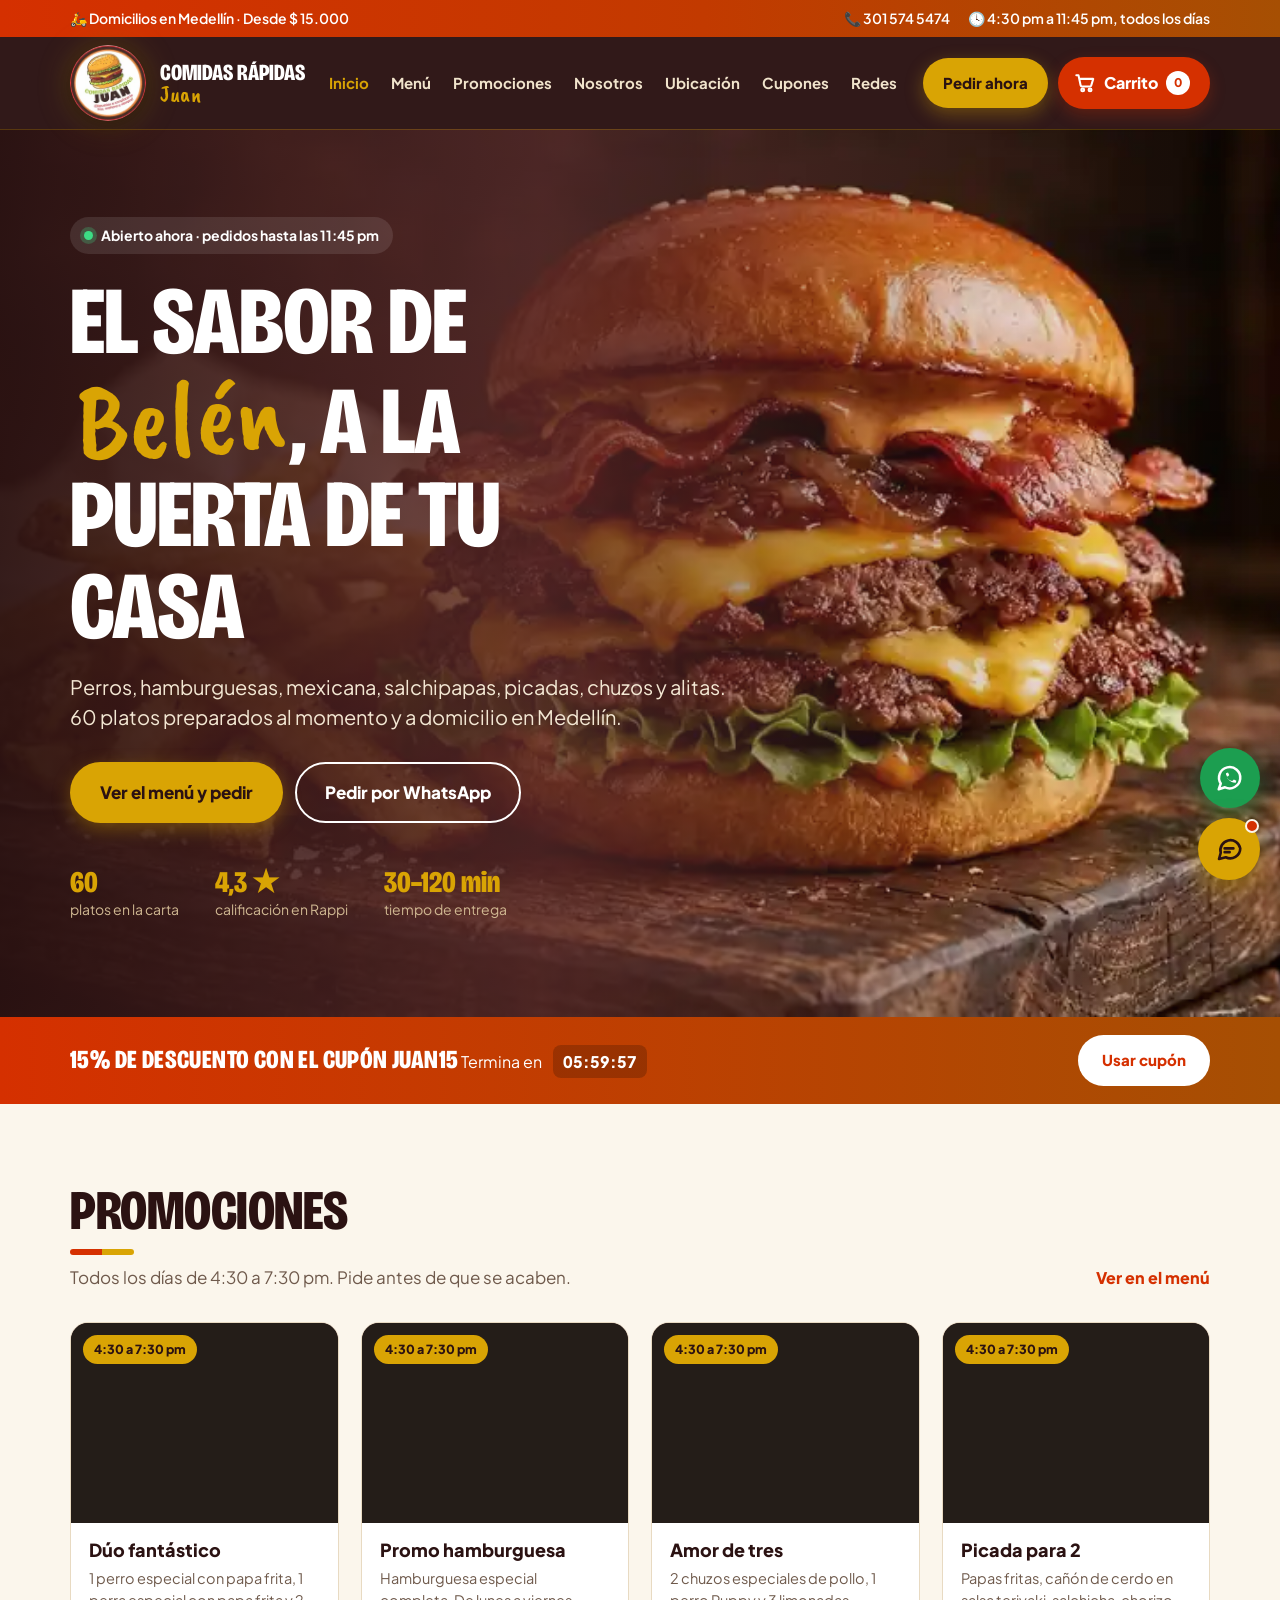
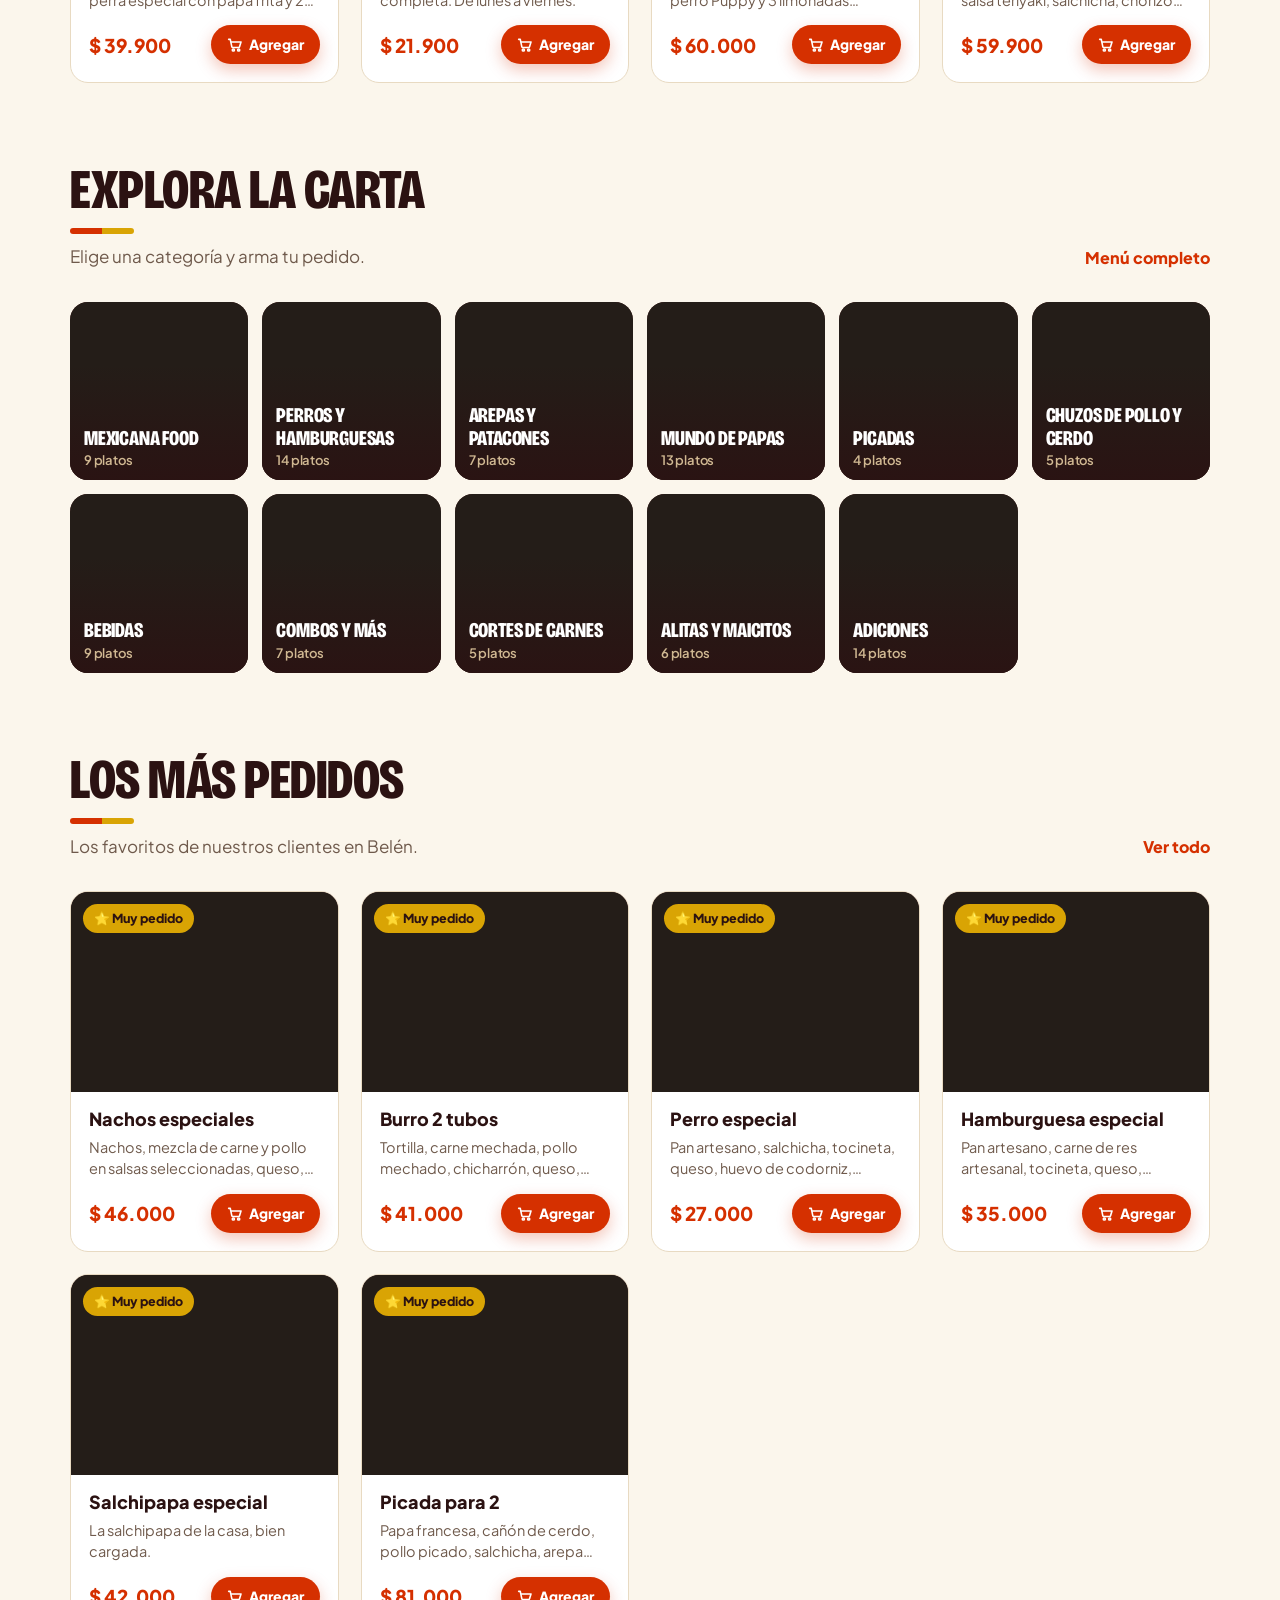
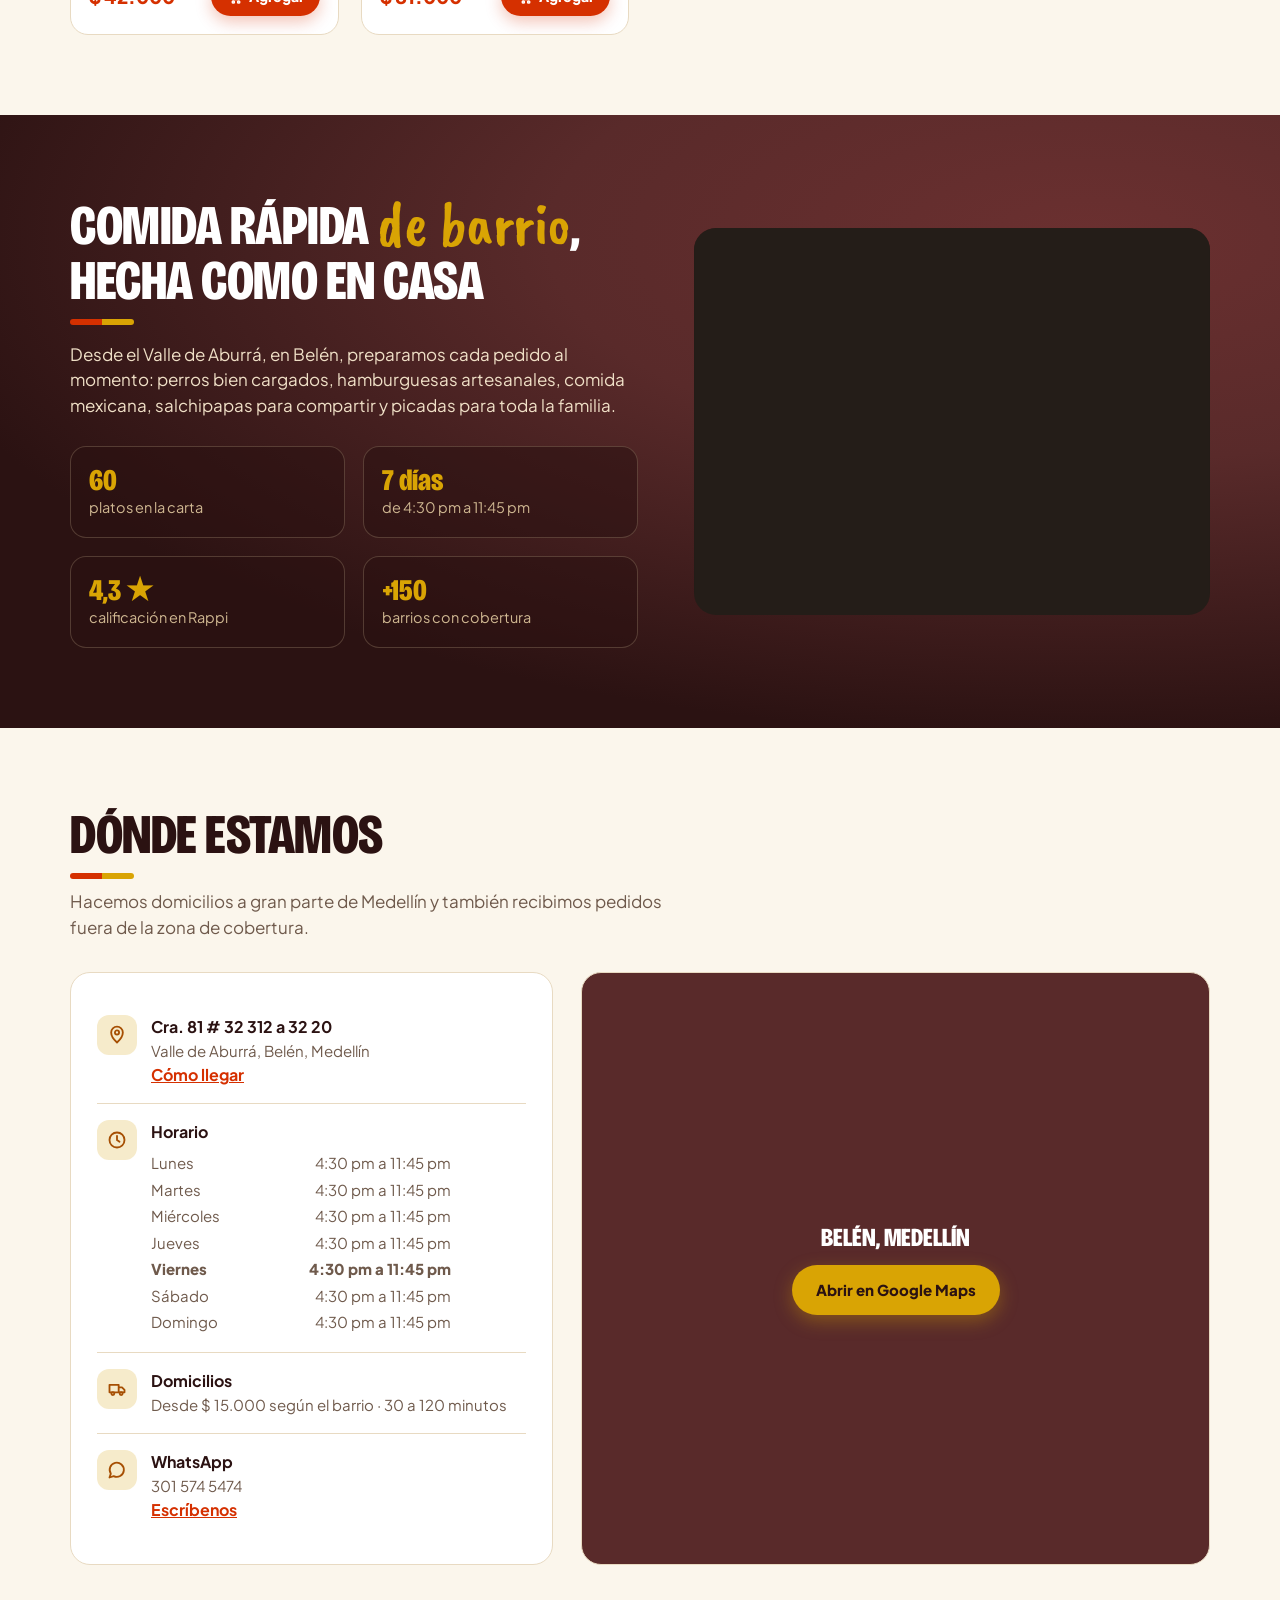
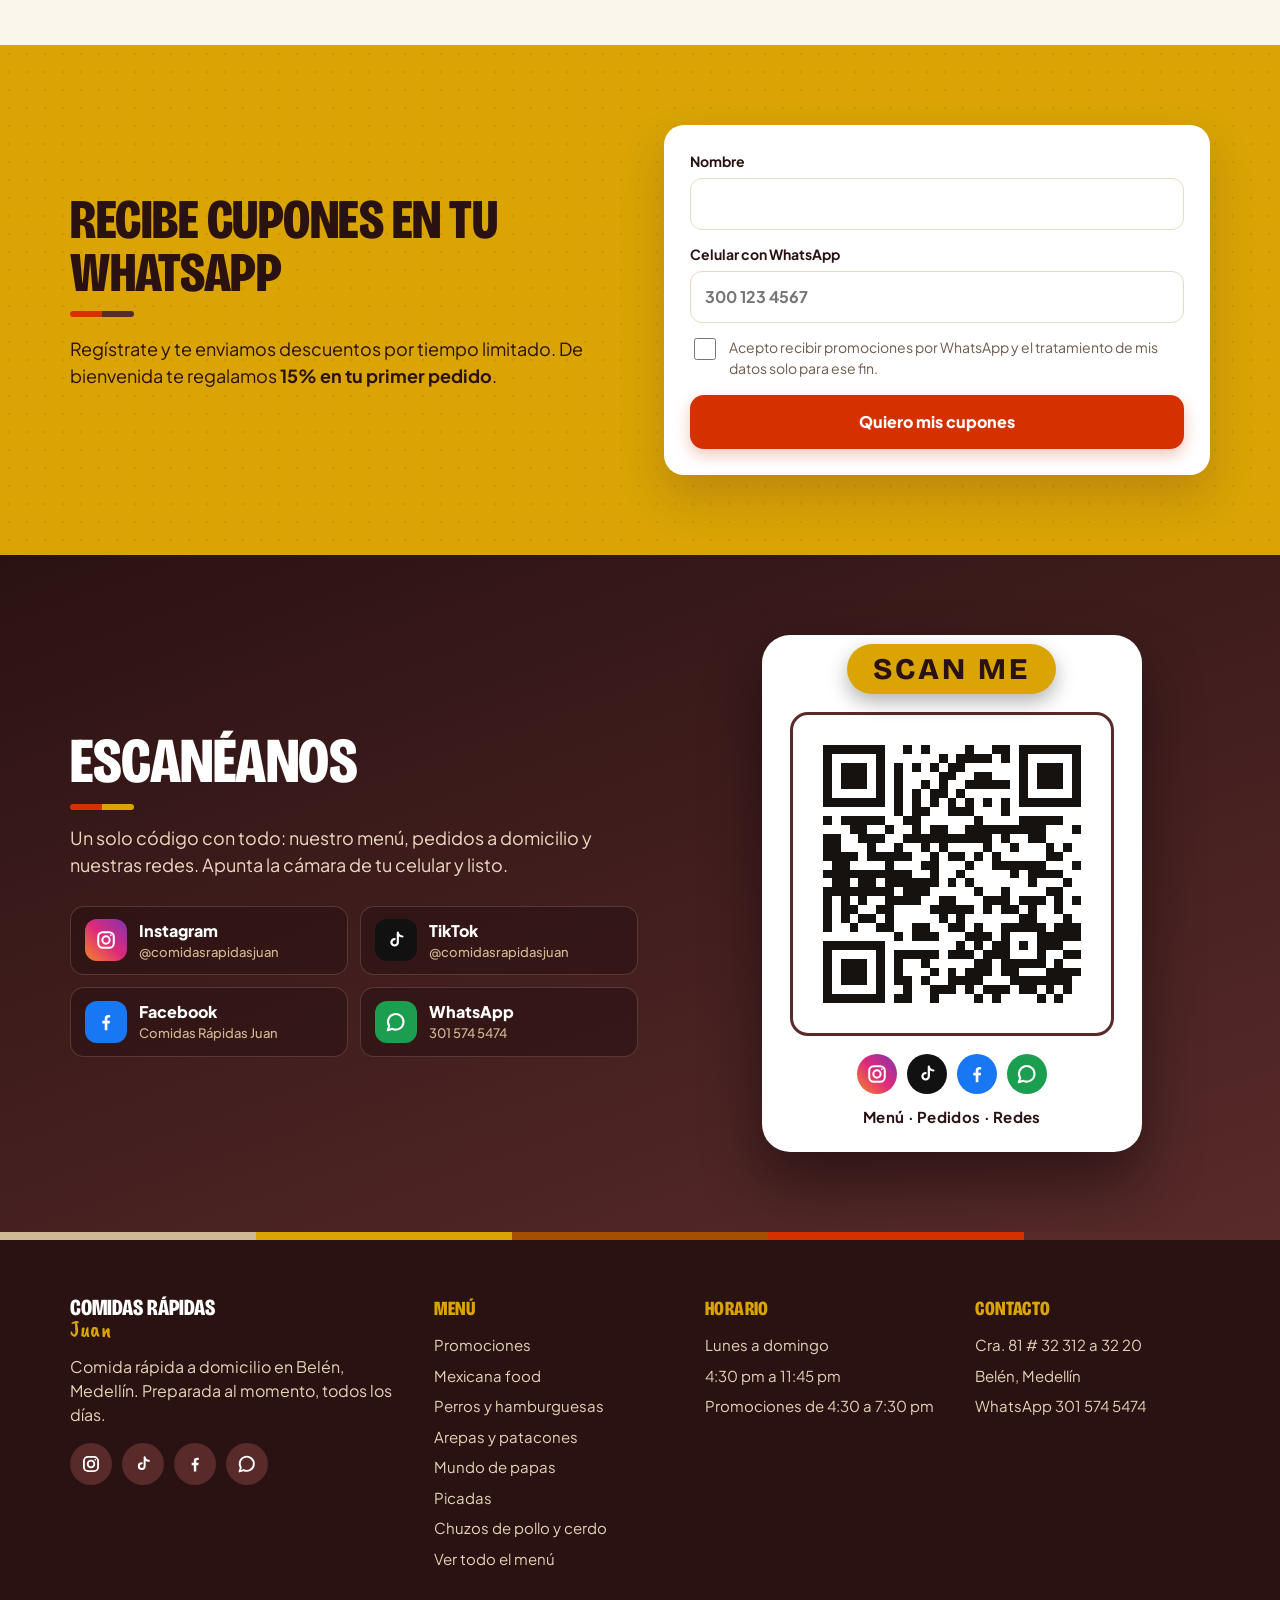
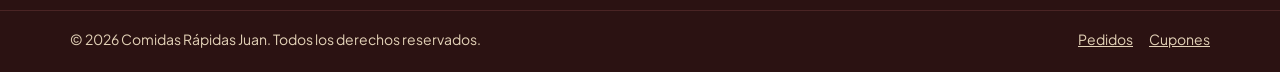
<file: index.html>
<!doctype html>
<html lang="es-CO">
<head>
<meta charset="utf-8">
<meta name="viewport" content="width=device-width, initial-scale=1">
<meta name="robots" content="noindex">
<meta name="description" content="Comidas Rápidas Juan: perros, hamburguesas, comida mexicana, salchipapas, picadas, chuzos y alitas a domicilio en Belén, Medellín.">
<meta name="theme-color" content="#2B1212">
<link rel="icon" type="image/webp" href="/favicon.webp">
<title>Comidas Rápidas Juan | Domicilios en Belén, Medellín</title>
<link rel="preconnect" href="https://fonts.googleapis.com">
<link rel="preconnect" href="https://fonts.gstatic.com" crossorigin>
<link href="https://fonts.googleapis.com/css2?family=Bricolage+Grotesque:opsz,wdth,wght@12..96,75..100,700..800&family=Caveat+Brush&family=Plus+Jakarta+Sans:wght@400;500;600;700;800&display=swap" rel="stylesheet">
<style>
:root{
color-scheme: light;
--carbon:#16120F; --carbon-2:#241D18; --carbon-3:#352B24;
--mostaza:#FFC21A; --mostaza-claro:#FFF4D1;
--salsa:#E0341B; --salsa-osc:#B9260F;
--verde:#1C9E50;
--fondo:#FBF8F4; --blanco:#FFFFFF; --linea:#E8E2DA;
--texto:#1D1915; --suave:#6B635B;
--display:'Anton','Impact','Arial Narrow Bold',sans-serif;
--body:'Figtree',system-ui,-apple-system,'Segoe UI',sans-serif;
--max:1180px;
}
*{box-sizing:border-box}
html{-webkit-text-size-adjust:100%;scroll-behavior:smooth;scroll-padding-top:80px}
body{margin:0;background:var(--fondo);color:var(--texto);font:400 16px/1.5 var(--body)}
button,input,textarea{font:inherit;color:inherit}
button{cursor:pointer}
a{color:inherit}
img{display:block;max-width:100%}
:focus-visible{outline:3px solid var(--mostaza);outline-offset:2px}
[hidden]{display:none!important}
.container{max-width:var(--max);margin:0 auto;padding:0 20px}
.h-display{font-family:var(--display);font-weight:400;text-transform:uppercase;letter-spacing:.5px;line-height:1}
.topbar{background:var(--salsa);color:#fff;font-size:14px;font-weight:600}
.topbar .container{display:flex;justify-content:space-between;align-items:center;gap:12px;padding-top:8px;padding-bottom:8px}
.topbar a{text-decoration:none}
.topbar .tb-right{display:flex;gap:18px}
@media (max-width:720px){.topbar .tb-right{display:none}.topbar .container{justify-content:center;text-align:center}}
.nav{position:sticky;top:0;z-index:40;background:rgba(22,18,15,.97);color:#fff;backdrop-filter:blur(8px)}
.nav .container{display:flex;align-items:center;gap:24px;height:72px}
.brand{display:flex;align-items:center;gap:12px;text-decoration:none;flex:none}
.brand-logo{width:46px;height:46px;border-radius:50%;object-fit:cover;border:2px solid var(--mostaza);background:#fff}
.brand-fb{width:46px;height:46px;border-radius:50%;border:2px solid var(--mostaza);background:var(--salsa);display:none;place-items:center;font:400 20px var(--display)}
.brand-name{font:400 22px/1 var(--display);text-transform:uppercase;letter-spacing:.4px}
.brand-name span{display:block;color:var(--mostaza);font-size:15px;letter-spacing:1px}
.nav-links{display:flex;gap:4px;margin:0 auto;list-style:none;padding:0}
.nav-links a{display:block;padding:10px 14px;border-radius:8px;text-decoration:none;font-weight:700;font-size:15px;color:#EDE6DE}
.nav-links a:hover,.nav-links a[aria-current="page"]{color:var(--mostaza)}
.nav-actions{display:flex;align-items:center;gap:10px;margin-left:auto}
.btn{display:inline-flex;align-items:center;justify-content:center;gap:8px;padding:12px 22px;border-radius:999px;border:2px solid transparent;font-weight:800;font-size:15px;text-decoration:none;white-space:nowrap}
.btn-primary{background:var(--mostaza);color:var(--carbon)}
.btn-primary:hover{background:#FFD24F}
.btn-red{background:var(--salsa);color:#fff}
.btn-red:hover{background:var(--salsa-osc)}
.btn-green{background:var(--verde);color:#fff}
.btn-outline{border-color:currentColor;background:transparent}
.btn-dark{background:var(--carbon);color:#fff}
.cartbtn{position:relative;width:46px;height:46px;border-radius:50%;border:0;background:rgba(255,255,255,.1);color:#fff;display:grid;place-items:center}
.cartbtn .cnt{position:absolute;top:-4px;right:-4px;min-width:22px;height:22px;padding:0 6px;border-radius:999px;background:var(--salsa);color:#fff;font-size:12px;font-weight:800;display:grid;place-items:center;border:2px solid var(--carbon)}
.burger{display:none;width:46px;height:46px;border-radius:10px;border:0;background:rgba(255,255,255,.1);color:#fff;place-items:center}
.mobile-menu{display:none}
@media (max-width:960px){
.nav-links,.nav-actions .btn{display:none}
.burger{display:grid}
.nav .container{gap:12px}
.mobile-menu{display:block;background:var(--carbon);border-top:1px solid #2E2620;padding:8px 20px 18px}
.mobile-menu a{display:block;padding:13px 4px;border-bottom:1px solid #2E2620;color:#fff;text-decoration:none;font-weight:700;font-size:17px}
.mobile-menu .btn{display:flex;margin-top:14px;border-bottom:0}
}
@media (max-width:420px){.brand-name{font-size:18px}.brand-name span{font-size:13px}}
.hero{position:relative;color:#fff;background:var(--carbon);overflow:hidden}
.hero-img{position:absolute;inset:0;width:100%;height:100%;object-fit:cover;opacity:.5}
.hero::after{content:"";position:absolute;inset:0;background:linear-gradient(90deg,rgba(22,18,15,.95) 0%,rgba(22,18,15,.75) 45%,rgba(22,18,15,.25) 100%)}
.hero .container{position:relative;z-index:1;padding-top:88px;padding-bottom:96px}
@media (max-width:720px){.hero .container{padding-top:40px;padding-bottom:56px}}
.eyebrow-status{display:inline-flex;align-items:center;gap:8px;padding:8px 14px;border-radius:999px;background:rgba(255,255,255,.1);font-weight:700;font-size:14px}
.dot{flex:none;width:9px;height:9px;border-radius:50%;background:#3DDC84;box-shadow:0 0 0 4px rgba(61,220,132,.25)}
.closed .dot{background:#FF6B57;box-shadow:0 0 0 4px rgba(255,107,87,.25)}
.hero h1{margin:22px 0 0;font-size:clamp(46px,7.6vw,96px);max-width:12ch}
.hero h1 em{font-style:normal;color:var(--mostaza)}
.hero p.lead{margin:20px 0 0;font-size:clamp(17px,1.6vw,20px);max-width:44ch;color:#EFE8E0}
.from{margin:18px 0 0;display:inline-block;padding:10px 14px;border-radius:12px;background:var(--mostaza);color:var(--carbon);font-weight:800;font-size:15px}
.hero-ctas{display:flex;flex-wrap:wrap;gap:12px;margin-top:30px}
.hero-ctas .btn{padding:16px 28px;font-size:17px}
.hero-stats{display:flex;flex-wrap:wrap;gap:12px 36px;margin-top:44px}
.hero-stats div b{display:block;font:400 30px/1 var(--display);color:var(--mostaza)}
.hero-stats div span{font-size:14px;color:#D8CFC6}
section.block{padding:80px 0}
@media (max-width:720px){section.block{padding:56px 0}}
.sec-head{display:flex;align-items:flex-end;justify-content:space-between;gap:16px;margin-bottom:32px;flex-wrap:wrap}
.sec-head h2{margin:0;font-size:clamp(36px,4.6vw,56px)}
.sec-head p{margin:10px 0 0;color:var(--suave);font-size:17px;max-width:52ch}
.link-more{font-weight:800;color:var(--salsa);text-decoration:none;font-size:16px}
.coupon-band{background:var(--salsa);color:#fff}
.coupon-band .container{display:flex;align-items:center;justify-content:space-between;gap:16px;flex-wrap:wrap;padding-top:18px;padding-bottom:18px}
.coupon-band b{font:400 26px/1 var(--display);text-transform:uppercase;letter-spacing:.4px}
.coupon-band .timer{font-variant-numeric:tabular-nums;font-weight:800;background:rgba(0,0,0,.2);padding:6px 10px;border-radius:8px;margin-left:8px}
.coupon-band .btn{background:#fff;color:var(--salsa)}
.coupon-band .btn:disabled{opacity:.85;cursor:default}
.grid{display:grid;gap:22px;grid-template-columns:repeat(auto-fill,minmax(250px,1fr))}
@media (max-width:560px){.grid{grid-template-columns:repeat(2,1fr);gap:12px}}
.pcard{display:flex;flex-direction:column;background:var(--blanco);border:1px solid var(--linea);border-radius:18px;overflow:hidden;text-align:left;padding:0;transition:transform .15s,box-shadow .15s}
.pcard:hover{transform:translateY(-3px);box-shadow:0 14px 30px rgba(22,18,15,.12)}
.pcard .ph{position:relative;display:block;width:100%;aspect-ratio:4/3;background:var(--carbon-2);overflow:hidden}
.pcard .ph img{width:100%;height:100%;object-fit:cover}
.badge{position:absolute;left:12px;top:12px;padding:5px 11px;border-radius:999px;background:var(--mostaza);color:var(--carbon);font-weight:800;font-size:12.5px}
.badge.live{left:auto;right:12px;background:var(--verde);color:#fff}
.badge.hot{background:#FDE3DE;color:#B0240F}
.qty-badge{position:absolute;right:12px;bottom:12px;min-width:30px;height:30px;padding:0 8px;border-radius:999px;background:var(--salsa);color:#fff;font-weight:800;display:grid;place-items:center;font-size:14px}
.pcard .bd{padding:16px 18px 18px;display:flex;flex-direction:column;flex:1}
.pcard h3{margin:0;font-size:18px;font-weight:800;line-height:1.25}
.pcard p{margin:6px 0 0;color:var(--suave);font-size:14.5px;display:-webkit-box;-webkit-line-clamp:2;-webkit-box-orient:vertical;overflow:hidden}
.pcard .foot{display:flex;align-items:center;justify-content:space-between;gap:10px;margin-top:auto;padding-top:14px}
.pcard .price{font-weight:800;font-size:19px}
.pcard .add{padding:9px 16px;border:0;border-radius:999px;background:var(--salsa);color:#fff;font-weight:800;font-size:14px;cursor:pointer}
.pcard .add:hover{background:var(--salsa-osc)}
@media (max-width:560px){
.pcard .bd{padding:12px}
.pcard h3{font-size:15px}
.pcard p{display:none}
.pcard .price{font-size:16px}
.pcard .foot{flex-direction:column;align-items:stretch;gap:8px;padding-top:8px}
.pcard .add{padding:9px 12px;font-size:14px;text-align:center}
.badge{left:8px;top:8px;padding:4px 8px;font-size:11px}
.badge.live{left:8px;right:auto;top:34px}
.qty-badge{right:8px;bottom:8px;font-size:12px;height:26px}
}
.promos{display:grid;gap:22px;grid-template-columns:repeat(4,1fr)}
@media (max-width:1060px){.promos{grid-template-columns:repeat(2,1fr)}}
@media (max-width:560px){.promos{grid-template-columns:1fr}}
.cats{display:grid;gap:14px;grid-template-columns:repeat(6,1fr)}
@media (max-width:1060px){.cats{grid-template-columns:repeat(3,1fr)}}
@media (max-width:560px){.cats{grid-template-columns:repeat(2,1fr)}}
.cat-tile{position:relative;aspect-ratio:1/1;border-radius:18px;overflow:hidden;text-decoration:none;color:#fff;background:var(--carbon-2)}
.cat-tile img{width:100%;height:100%;object-fit:cover;transition:transform .3s}
.cat-tile:hover img{transform:scale(1.05)}
.cat-tile::after{content:"";position:absolute;inset:0;background:linear-gradient(180deg,transparent 40%,rgba(0,0,0,.8))}
.cat-tile span{position:absolute;left:14px;right:14px;bottom:12px;z-index:1;font:400 19px/1.08 var(--display);text-transform:uppercase;overflow-wrap:anywhere}
.cat-tile small{display:block;font:600 13px var(--body);text-transform:none;color:#E8DFD6;margin-top:3px}
.about{background:var(--carbon);color:#fff}
.about-grid{display:grid;grid-template-columns:1.1fr 1fr;gap:56px;align-items:center}
@media (max-width:900px){.about-grid{grid-template-columns:1fr;gap:32px}}
.about h2{font-size:clamp(36px,4.6vw,56px);margin:0}
.about h2 em{font-style:normal;color:var(--mostaza)}
.about p{color:#DCD3CA;font-size:17px;max-width:54ch}
.about-img{border-radius:22px;overflow:hidden;aspect-ratio:4/3;background:var(--carbon-2)}
.about-img img{width:100%;height:100%;object-fit:cover}
.feats{display:grid;grid-template-columns:repeat(2,1fr);gap:18px;margin-top:28px}
.feat{padding:18px;border-radius:16px;background:var(--carbon-2);border:1px solid #2E2620}
.feat b{display:block;font:400 30px/1 var(--display);color:var(--mostaza)}
.feat span{color:#CFC5BB;font-size:14.5px}
.loc-grid{display:grid;grid-template-columns:1fr 1.3fr;gap:28px}
@media (max-width:900px){.loc-grid{grid-template-columns:1fr}}
.info-card{background:var(--blanco);border:1px solid var(--linea);border-radius:20px;padding:26px}
.info-row{display:grid;grid-template-columns:40px 1fr;gap:14px;padding:16px 0;border-bottom:1px solid var(--linea)}
.info-row:last-child{border-bottom:0}
.info-row .ic{width:40px;height:40px;border-radius:12px;background:var(--mostaza-claro);color:#8A5E00;display:grid;place-items:center}
.info-row b{display:block;font-size:16px}
.info-row span{color:var(--suave);font-size:15px}
.info-row a{color:var(--salsa);font-weight:700}
.hours{list-style:none;margin:6px 0 0;padding:0;font-size:15px;color:var(--suave)}
.hours li{display:flex;justify-content:space-between;max-width:300px;padding:2px 0}
.hours li.today{color:var(--texto);font-weight:800}
.map{border-radius:20px;overflow:hidden;min-height:380px;background:var(--carbon-2) center/cover;position:relative;border:1px solid var(--linea)}
.map iframe{position:absolute;inset:0;width:100%;height:100%;border:0;z-index:1}
.map-fb{position:absolute;inset:0;display:grid;place-items:center;text-align:center;color:#fff;padding:20px}
.map-fb b{display:block;font:400 26px var(--display);text-transform:uppercase;margin-bottom:12px}
.club{background:var(--mostaza)}
.club-grid{display:grid;grid-template-columns:1fr 1fr;gap:48px;align-items:center}
@media (max-width:900px){.club-grid{grid-template-columns:1fr;gap:24px}}
.club h2{margin:0;font-size:clamp(36px,4.6vw,56px)}
.club p{font-size:18px;max-width:46ch}
.club form{background:#fff;border-radius:20px;padding:26px;box-shadow:0 20px 40px rgba(22,18,15,.15)}
label.f{display:block;margin-top:14px;font-weight:700;font-size:14px}
label.f:first-child{margin-top:0}
label.f input,label.f textarea{display:block;width:100%;margin-top:6px;padding:13px 14px;border:1.5px solid var(--linea);border-radius:12px;background:#fff;font-size:16px}
label.f textarea{resize:vertical;min-height:64px}
.check{display:flex;gap:10px;align-items:flex-start;margin-top:14px;font-size:14px;color:var(--suave)}
.check input{flex:none;width:22px;height:22px;margin-top:1px;accent-color:var(--salsa)}
.okmsg{margin:12px 0 0;padding:12px;border-radius:12px;background:var(--verde);color:#fff;font-weight:700}
.okmsg:empty{display:none}
.err{margin:8px 0 0;color:#B0240F;font-weight:700;font-size:14px}
.err:empty{display:none}
.scan{background:var(--carbon);color:#fff}
.scan .sec-head h2{color:#fff}
.scan .sec-head p{color:#CFC5BB}
.scan-grid{display:grid;grid-template-columns:repeat(4,1fr);gap:22px}
@media (max-width:1000px){.scan-grid{grid-template-columns:repeat(2,1fr)}}
@media (max-width:480px){.scan-grid{grid-template-columns:1fr 1fr;gap:12px}}
.scan-card{background:#fff;color:var(--texto);border-radius:22px;overflow:hidden;text-align:center;display:flex;flex-direction:column;text-decoration:none;transition:transform .15s}
.scan-card:hover{transform:translateY(-4px)}
.scan-top{display:flex;align-items:center;justify-content:center;gap:10px;padding:14px;color:#fff;font:400 22px/1 var(--display);text-transform:uppercase;letter-spacing:.5px}
.scan-top svg{flex:none}
.scan-qr{padding:18px 22px 6px}
.qr-svg{display:block;width:100%;height:auto;max-width:220px;margin:0 auto;border-radius:8px}
.scan-me{display:inline-block;margin:10px auto 0;padding:5px 14px;border-radius:999px;background:var(--carbon);color:var(--mostaza);font:400 18px/1 var(--display);letter-spacing:1.5px}
.scan-card b{display:block;margin-top:10px;font-size:15px}
.scan-card .go{margin:12px 16px 18px;padding:11px;border-radius:12px;font-weight:800;font-size:14px;color:#fff}
@media (max-width:480px){.scan-top{font-size:17px;padding:10px}.scan-qr{padding:12px 12px 4px}.scan-me{font-size:14px}.scan-card b{font-size:12.5px}.scan-card .go{margin:10px;padding:9px;font-size:13px}}
.scan-wrap{display:grid;grid-template-columns:1.1fr 1fr;gap:56px;align-items:center}
@media (max-width:900px){.scan-wrap{grid-template-columns:1fr;gap:32px}}
.scan-h{margin:0;font-size:clamp(40px,5vw,64px);color:#fff}
.scan-p{color:#CFC5BB;font-size:18px;max-width:44ch;margin:14px 0 0}
.scan-links{display:grid;grid-template-columns:1fr 1fr;gap:12px;margin-top:28px}
@media (max-width:480px){.scan-links{grid-template-columns:1fr}}
.scan-link{display:flex;align-items:center;gap:12px;padding:12px 14px;border-radius:14px;background:#241D18;border:1px solid #3A302A;color:#fff;text-decoration:none;font-weight:800}
.scan-link:hover{background:#2E2620}
.scan-link i{width:42px;height:42px;border-radius:12px;display:grid;place-items:center;color:#fff;flex:none}
.scan-link small{display:block;font-weight:500;color:#BDB3A9;font-size:13px}
.scan-one{justify-self:center;width:min(100%,380px);background:#fff;color:var(--texto);border-radius:28px;padding:26px 28px 24px;text-align:center;box-shadow:0 30px 60px rgba(0,0,0,.45);position:relative}
.scan-badge{display:inline-block;padding:10px 26px;border-radius:999px;background:var(--mostaza);color:var(--carbon);font:400 30px/1 var(--display);letter-spacing:3px;margin-top:-52px;box-shadow:0 8px 20px rgba(0,0,0,.3)}
.scan-qr1{margin-top:18px;padding:12px;border:3px solid var(--carbon);border-radius:18px}
.scan-qr1 .qr-svg{width:100%;max-width:none;border-radius:6px}
.scan-icons{display:flex;justify-content:center;gap:10px;margin-top:18px}
.scan-icons span{width:40px;height:40px;border-radius:50%;display:grid;place-items:center;color:#fff}
.scan-one b{display:block;margin-top:12px;font-size:15px;letter-spacing:.3px}
.cartbtn.big{width:auto;height:46px;padding:0 16px 0 12px;border-radius:999px;gap:8px;display:flex;align-items:center;background:var(--salsa);font-weight:800;font-size:15px}
.cartbtn.big:hover{background:var(--salsa-osc)}
.cartbtn.big .cnt{position:static;border:0;background:#fff;color:var(--salsa);min-width:24px;height:24px}
.cartbtn.big .ctot{font-weight:800}
@media (max-width:620px){.cartbtn.big .ctot,.cartbtn.big .clbl{display:none}.cartbtn.big{padding:0 12px}}
.cart-head{padding:40px 0 30px}
.steps{display:flex;flex-wrap:wrap;gap:8px;list-style:none;margin:16px 0 0;padding:0}
.steps li{padding:8px 14px;border-radius:999px;background:rgba(255,255,255,.12);font-weight:700;font-size:14px;color:#CFC5BB}
.steps li.on{background:var(--mostaza);color:var(--carbon)}
.cart-layout{display:grid;grid-template-columns:minmax(0,1fr) 400px;gap:36px;padding-top:36px;padding-bottom:90px;align-items:start}
@media (max-width:980px){.cart-layout{grid-template-columns:minmax(0,1fr)}}
.cart-layout>*{min-width:0}
.crow .prod>div{min-width:0}
.crow b,.crow small{overflow-wrap:anywhere}
.cart-main{background:#fff;border:1px solid var(--linea);border-radius:20px;padding:8px 24px 20px}
.cart-table-head{display:grid;grid-template-columns:minmax(0,1fr) 110px 140px 110px;gap:14px;padding:14px 0;border-bottom:2px solid var(--carbon);font-weight:800;font-size:13px;text-transform:uppercase;letter-spacing:.5px;color:var(--suave)}
.cart-table-head span:not(:first-child){text-align:center}
.cart-table-head span:last-child{text-align:right}
.crow{display:grid;grid-template-columns:minmax(0,1fr) 110px 140px 110px;gap:14px;align-items:center;padding:16px 0;border-bottom:1px solid var(--linea)}
.crow .prod{display:flex;gap:14px;align-items:center;min-width:0}
.crow .ph{width:84px;height:84px;border-radius:14px;overflow:hidden;flex:none;background:var(--carbon-2)}
.crow .ph img{width:100%;height:100%;object-fit:cover}
.crow .ph.noimg::after{font-size:11px}
.crow b{display:block;font-size:16px;line-height:1.25}
.crow small{display:block;color:var(--suave);font-size:13px}
.crow .del{margin-top:6px;padding:0;border:0;background:none;color:var(--salsa);font-weight:700;font-size:13px;text-decoration:underline}
.crow .unit{text-align:center;color:var(--suave);font-weight:600}
.crow .qtyc{display:flex;justify-content:center}
.crow .stot{text-align:right;font-weight:800;font-size:17px}
@media (max-width:700px){
.cart-main{padding:4px 14px 14px}
.cart-table-head{display:none}
.crow{grid-template-columns:minmax(0,1fr) auto;grid-template-areas:"prod prod" "qty stot";gap:10px}
.crow .prod{grid-area:prod}.crow .unit{display:none}.crow .qtyc{grid-area:qty;justify-content:flex-start}.crow .stot{grid-area:stot}
.crow .ph{width:68px;height:68px}
}
.cart-actions{display:flex;justify-content:space-between;gap:10px;flex-wrap:wrap;margin-top:18px}
.btn-outline-dark{border:2px solid var(--carbon);color:var(--carbon);background:#fff}
.btn-ghost{background:none;border:0;color:var(--suave);text-decoration:underline;padding:12px 4px}
.cart-side{position:sticky;top:96px;background:#fff;border:1px solid var(--linea);border-radius:20px;padding:22px 22px 18px;box-shadow:0 14px 30px rgba(22,18,15,.08)}
@media (max-width:980px){.cart-side{position:static}}
.cart-side>h2{margin:0;font-size:28px}
.cart-side h3{margin:20px 0 0;font-size:16px;font-weight:800}
.cart-sum{margin-top:20px;padding-top:16px;border-top:2px solid var(--carbon)}
.secure{margin-top:14px;text-align:center;font-size:13px;color:var(--suave)}
.cart-empty{padding:56px 0;text-align:center}
.cart-empty .em{font-size:56px;display:block}
.cart-empty h3{margin:10px 0 4px;font-size:22px}
.cart-empty p{color:var(--suave);margin:0 0 18px}
.cart-empty .bigbtn{max-width:260px;margin:0 auto}
.add-cart{display:inline-flex;align-items:center;gap:6px}
.toast{pointer-events:auto;display:flex;align-items:center;gap:12px}
.toast a{color:var(--mostaza);font-weight:800}
@media (max-width:620px){.toast{white-space:normal;width:calc(100% - 24px);justify-content:space-between;border-radius:14px;font-size:13.5px}.toast a{flex:none}}
@media (max-width:480px){
.nav .container{gap:8px}
.brand{gap:8px;min-width:0}
.brand-logo,.brand-fb{width:40px;height:40px}
.brand-name{font-size:15px}.brand-name span{font-size:11px;letter-spacing:.6px}
.cartbtn.big{height:42px;padding:0 10px;gap:6px}
.burger{width:42px;height:42px}
}
@media (max-width:360px){.brand-name{font-size:13px}}
.cartbtn.big{white-space:nowrap;flex:none}
.cartbtn.big.on{box-shadow:0 0 0 3px var(--mostaza)}
@media (min-width:961px) and (max-width:1400px){
.nav .container{gap:14px}
.nav-links a{padding:9px 9px;font-size:14px}
.brand-name{font-size:19px}.brand-name span{font-size:13px}
.nav .btn-primary{padding:11px 16px;font-size:14px}
}
@media (min-width:961px) and (max-width:1180px){.cartbtn.big .ctot{display:none}.nav-links a{padding:8px 6px;font-size:13px}}
@media (min-width:961px) and (max-width:1060px){.cartbtn.big .clbl{display:none}.nav .btn-primary{display:none}.nav-links a{padding:8px 5px}}
footer{background:var(--carbon);color:#CFC5BB}
.foot-grid{display:grid;grid-template-columns:1.4fr 1fr 1fr 1fr;gap:36px;padding-top:56px;padding-bottom:40px}
@media (max-width:900px){.foot-grid{grid-template-columns:1fr 1fr}}
@media (max-width:520px){.foot-grid{grid-template-columns:1fr}}
footer h4{margin:0 0 14px;color:#fff;font:400 20px var(--display);text-transform:uppercase;letter-spacing:.4px}
footer ul{list-style:none;margin:0;padding:0;display:grid;gap:8px;font-size:15px}
footer a{text-decoration:none}
footer a:hover{color:var(--mostaza)}
.socials{display:flex;gap:10px;margin-top:16px}
.soc{width:42px;height:42px;border-radius:50%;display:grid;place-items:center;color:#fff;background:#2E2620}
.soc:hover{background:var(--salsa);color:#fff}
.soc.off{opacity:.45;pointer-events:none}
.foot-bottom{border-top:1px solid #2E2620}
.foot-bottom .container{display:flex;justify-content:space-between;gap:12px;flex-wrap:wrap;padding-top:18px;padding-bottom:22px;font-size:14px}
.foot-bottom button{background:none;border:0;color:#CFC5BB;text-decoration:underline;padding:0}
.page-head{background:var(--carbon);color:#fff;padding:48px 0 36px;position:relative;overflow:hidden}
.page-head img{position:absolute;inset:0;width:100%;height:100%;object-fit:cover;opacity:.25}
.page-head .container{position:relative}
.crumbs{font-size:14px;color:#CFC5BB}
.crumbs a{color:#fff}
.page-head h1{margin:10px 0 0;font-size:clamp(44px,6vw,72px)}
.page-head .meta{display:flex;flex-wrap:wrap;gap:8px;margin-top:16px}
.page-head .meta span{padding:7px 12px;border-radius:999px;background:rgba(255,255,255,.12);font-weight:700;font-size:14px}
.menu-layout{display:grid;grid-template-columns:250px 1fr;gap:40px;padding-top:36px;padding-bottom:80px}
@media (max-width:960px){.menu-layout{grid-template-columns:1fr;gap:0;padding-top:0}}
.menu-layout>*{min-width:0}
#vMenu{overflow-x:clip}
.side{position:sticky;top:96px;align-self:start}
.side .search input{width:100%;padding:13px 14px 13px 42px;border-radius:12px;border:1.5px solid var(--linea);background:#fff url("data:image/svg+xml,%3Csvg xmlns='http://www.w3.org/2000/svg' width='20' height='20' viewBox='0 0 24 24' fill='none' stroke='%236B635B' stroke-width='2.4' stroke-linecap='round'%3E%3Ccircle cx='11' cy='11' r='7'/%3E%3Cpath d='M20 20l-4-4'/%3E%3C/svg%3E") no-repeat 13px center;font-size:16px}
.side nav{display:flex;flex-direction:column;gap:2px;margin-top:18px}
.side nav button{display:flex;justify-content:space-between;align-items:center;padding:11px 14px;border-radius:10px;border:0;background:none;text-align:left;font-weight:700;font-size:15px;color:var(--suave)}
.side nav button small{font-weight:600;font-size:13px;color:#A49A90}
.side nav button:hover{background:#F1ECE5;color:var(--texto)}
.side nav button[aria-current="true"]{background:var(--carbon);color:#fff}
.side nav button[aria-current="true"] small{color:var(--mostaza)}
@media (max-width:960px){
.side{position:sticky;top:72px;z-index:20;background:var(--fondo);margin:0 -20px;padding:12px 20px 10px;border-bottom:1px solid var(--linea)}
.side nav{flex-direction:row;overflow-x:auto;margin-top:10px;gap:8px;scrollbar-width:none}
.side nav::-webkit-scrollbar{display:none}
.side nav button{flex:none;padding:9px 14px;border-radius:999px;background:#fff;border:1.5px solid var(--linea);white-space:nowrap}
.side nav button small{display:none}
}
.mcat{scroll-margin-top:100px;padding-bottom:40px}
@media (max-width:960px){.mcat{scroll-margin-top:200px;padding-top:24px;padding-bottom:16px}}
.mcat h2{margin:0 0 6px;font-size:clamp(30px,3.4vw,42px)}
.mcat .note{margin:0 0 18px}
.note{margin:6px 0 0;font-size:14px;color:var(--suave)}
.nores{padding:40px 0;text-align:center;color:var(--suave)}
.ph.noimg{display:grid;place-items:center}
.ph.noimg::after{content:attr(data-fallback);font:400 20px/1.05 var(--display);color:var(--mostaza);text-transform:uppercase;text-align:center;padding:10px}
.cartpill{position:fixed;left:50%;bottom:20px;transform:translateX(-50%);z-index:35;width:min(560px,calc(100% - 32px));display:flex;justify-content:space-between;align-items:center;padding:16px 20px;border:0;border-radius:16px;background:var(--salsa);color:#fff;font-weight:800;font-size:16px;box-shadow:0 14px 30px rgba(224,52,27,.4)}
.cartpill .n{display:inline-grid;place-items:center;min-width:28px;height:28px;margin-right:10px;padding:0 8px;border-radius:999px;background:#fff;color:var(--salsa);font-size:14px}
.wa-float{position:fixed;right:20px;bottom:20px;z-index:34;width:60px;height:60px;border-radius:50%;background:var(--verde);color:#fff;display:grid;place-items:center;box-shadow:0 10px 24px rgba(28,158,80,.45)}
body.has-pill .wa-float{bottom:96px}
dialog{border:0;padding:0;color:var(--texto);background:var(--blanco)}
dialog::backdrop{background:rgba(22,18,15,.6)}
dialog.sheet{width:100%;max-width:560px;max-height:94dvh;margin:auto auto 0;border-radius:22px 22px 0 0;overflow:hidden}
dialog.sheet[open]{display:flex;flex-direction:column}
@media (min-width:720px){dialog.sheet{margin:auto;border-radius:22px}}
dialog.drawer{width:100%;max-width:460px;height:100dvh;max-height:100dvh;margin:0 0 0 auto;border-radius:0}
dialog.drawer[open]{display:flex;flex-direction:column}
@media (max-width:719px){dialog.drawer{max-width:100%;height:auto;max-height:94dvh;margin:auto auto 0;border-radius:22px 22px 0 0}}
dialog.small{width:min(92vw,440px);border-radius:20px;padding:24px}
.sheet-scroll{overflow-y:auto;flex:1}
.sheet-head{display:flex;justify-content:space-between;align-items:center;padding:20px 22px 10px;border-bottom:1px solid var(--linea)}
.sheet-head h2{margin:0;font-size:30px}
.xbtn{width:40px;height:40px;border-radius:50%;border:0;background:#F1ECE5;display:grid;place-items:center;flex:none}
.pd-grid{display:grid;grid-template-columns:1fr}
.pd-photo{position:relative;aspect-ratio:4/3;background:var(--carbon-2)}
.pd-photo img{width:100%;height:100%;object-fit:cover}
.pd-photo .xbtn{position:absolute;right:14px;top:14px;background:rgba(255,255,255,.94)}
.pd-body{padding:20px 22px 8px}
.pd-body h2{margin:0;font-size:32px}
.pd-body .pr{margin-top:6px;font-weight:800;font-size:22px;color:var(--salsa)}
.pd-body p{margin:8px 0 0;color:var(--suave)}
.tags{display:flex;gap:6px;flex-wrap:wrap;margin-top:10px}
.tg{padding:3px 10px;border-radius:999px;font-size:12.5px;font-weight:700;background:var(--mostaza-claro);color:#7A5600}
.tg.hot{background:#FDE3DE;color:#B0240F}
.opt{border:0;margin:16px 0 0;padding:0}
.opt legend{font-weight:800;padding:0}
.opt legend small{font-weight:600;color:var(--suave);margin-left:6px}
.opt label{display:flex;align-items:center;gap:10px;padding:12px;margin-top:8px;border:1.5px solid var(--linea);border-radius:12px;font-weight:600}
.opt input{width:20px;height:20px;accent-color:var(--salsa)}
.sheet-foot{padding:14px 22px 18px;border-top:1px solid var(--linea);background:var(--blanco)}
.addrow{display:flex;gap:12px;align-items:center}
.stepper{display:inline-flex;align-items:center;gap:2px;border:1.5px solid var(--linea);border-radius:999px;padding:3px}
.stepper button{width:36px;height:36px;border-radius:50%;border:0;background:#F1ECE5;display:grid;place-items:center}
.stepper span{min-width:30px;text-align:center;font-weight:800}
.bigbtn{flex:1;display:flex;justify-content:center;align-items:center;gap:8px;padding:15px;border:0;border-radius:14px;background:var(--salsa);color:#fff;font-weight:800;font-size:16px;text-decoration:none}
.bigbtn.green{background:var(--verde)}
.bigbtn.dark{background:var(--carbon)}
.line{display:grid;grid-template-columns:64px 1fr auto;gap:12px;align-items:center;padding:14px 0;border-bottom:1px solid var(--linea)}
.line .ph{width:64px;height:64px;border-radius:12px;overflow:hidden;background:var(--carbon-2)}
.line .ph img{width:100%;height:100%;object-fit:cover}
.line .ph.noimg::after{font-size:11px}
.line b{display:block;font-size:15px;line-height:1.25}
.line small{display:block;color:var(--suave);font-size:13px}
.line .stepper{margin-top:6px;padding:2px}
.line .stepper button{width:30px;height:30px}
.line .lp{font-weight:800;white-space:nowrap;align-self:start}
.blk{padding:6px 22px 16px}
.blk h3{margin:20px 0 0;font-size:16px;font-weight:800}
.cprow{display:flex;gap:8px;margin-top:8px}
.cprow input{flex:1;min-width:0;padding:12px;border:1.5px solid var(--linea);border-radius:12px;font-size:16px;text-transform:uppercase}
.cprow button{padding:0 18px;border-radius:12px;border:2px solid var(--texto);background:none;font-weight:800}
.msg{margin:6px 0 0;font-size:14px;font-weight:700}
.msg.ok{color:var(--verde)}
.msg.bad{color:#B0240F}
.msg:empty{display:none}
.pays{display:grid;gap:8px;margin-top:8px}
.pays label{display:flex;align-items:center;gap:10px;padding:12px;border:1.5px solid var(--linea);border-radius:12px;font-weight:700}
.pays label:has(input:checked){border-color:var(--texto);background:#F7F3EE}
.pays input{width:20px;height:20px;accent-color:var(--salsa)}
.pays small{display:block;font-weight:500;color:var(--suave);font-size:13px}
.sum{display:flex;justify-content:space-between;font-size:15px;color:var(--suave);margin:2px 0}
.sum.disc{color:var(--verde);font-weight:700}
.sum.total{color:var(--texto);font-weight:800;font-size:19px;margin-top:6px}
.warn{margin:12px 0 0;padding:10px 12px;border-radius:12px;background:var(--mostaza-claro);color:#6A4B00;font-size:14px;font-weight:600}
.empty{padding:40px 0;text-align:center;color:var(--suave)}
.empty .bigbtn{max-width:240px;margin:14px auto 0}
.paylogo{display:flex;gap:8px;flex-wrap:wrap;margin:14px 0}
.paylogo span{padding:8px 12px;border-radius:10px;border:1.5px solid var(--linea);font-weight:800;font-size:14px}
.okbig{width:64px;height:64px;border-radius:50%;background:var(--verde);color:#fff;display:grid;place-items:center;margin:4px 0 12px}
.small h2{margin:0 0 6px;font-size:28px}
.row2{display:flex;gap:10px;margin-top:16px}
.row2 button{flex:1;padding:13px;border-radius:12px;font-weight:800;border:2px solid var(--texto);background:none}
.row2 .solid{background:var(--texto);color:#fff}
.acontact{display:flex;justify-content:space-between;align-items:center;gap:10px;padding:10px 0;border-bottom:1px solid var(--linea);font-size:15px}
.acontact a{padding:8px 14px;border-radius:999px;background:var(--verde);color:#fff;font-weight:800;font-size:14px;text-decoration:none;white-space:nowrap}
.acontact small{display:block;color:var(--suave)}
.toast{position:fixed;left:50%;top:90px;transform:translate(-50%,-10px);opacity:0;z-index:60;padding:12px 18px;border-radius:999px;background:var(--carbon);color:#fff;font-weight:700;font-size:14px;transition:opacity .2s,transform .2s;pointer-events:none;white-space:nowrap;box-shadow:0 10px 24px rgba(0,0,0,.25)}
.toast.show{opacity:1;transform:translate(-50%,0)}
@media (prefers-reduced-motion:reduce){*{animation:none!important;transition:none!important;scroll-behavior:auto!important}}
.hero-img{object-position:0% 50%}
.pd-photo{overflow:hidden}
.hero-img{opacity:1!important;object-position:center 45%!important}
.hero::after{background:linear-gradient(90deg,rgba(22,18,15,.92) 0%,rgba(22,18,15,.72) 42%,rgba(22,18,15,.15) 75%,rgba(22,18,15,.05) 100%)!important}
@media (max-width:900px){.hero-img{object-position:72% 50%!important}.hero::after{background:linear-gradient(180deg,rgba(22,18,15,.55) 0%,rgba(22,18,15,.82) 55%,rgba(22,18,15,.95) 100%)!important}}
.page-head img{opacity:.38!important;object-position:center 45%}
.brand-logo{width:52px!important;height:52px!important;border:0!important;background:transparent!important;object-fit:contain!important;filter:drop-shadow(0 2px 6px rgba(0,0,0,.35))}
@media (max-width:480px){.brand-logo{width:44px!important;height:44px!important}}
</style>
<link rel="stylesheet" href="/theme.css">
</head>
<body>
<div class="topbar"><div class="container">
<span id="tbStatus">🛵 Domicilios en Medellín · Desde $ 15.000</span>
<div class="tb-right"><a id="tbWa" href="#" target="_blank" rel="noopener">📞 301 574 5474</a><span>🕓 4:30 pm a 11:45 pm, todos los días</span></div>
</div></div>
<header class="nav">
<div class="container">
<a class="brand" href="#inicio" aria-label="Comidas Rápidas Juan, inicio">
<img class="brand-logo" id="logo" src="/logo.webp" alt="Logo de Comidas Rápidas Juan">
<span class="brand-fb" id="logoFb" aria-hidden="true">CR</span>
<span class="brand-name">Comidas rápidas<span>Juan</span></span>
</a>
<ul class="nav-links">
<li><a href="#inicio" data-nav="inicio">Inicio</a></li>
<li><a href="#menu" data-nav="menu">Menú</a></li>
<li><a href="#inicio/promociones">Promociones</a></li>
<li><a href="#inicio/nosotros">Nosotros</a></li>
<li><a href="#inicio/ubicacion">Ubicación</a></li>
<li><a href="#inicio/cupones">Cupones</a></li>
<li><a href="#inicio/redes">Redes</a></li>
</ul>
<div class="nav-actions">
<a class="btn btn-primary" href="#menu">Pedir ahora</a>
<button class="cartbtn big" type="button" id="navCart" aria-label="Ver carrito de compras">
<svg width="22" height="22" viewBox="0 0 24 24" fill="none" stroke="currentColor" stroke-width="2.2" stroke-linecap="round" stroke-linejoin="round" aria-hidden="true"><circle cx="9.5" cy="19.5" r="1.6"/><circle cx="17.5" cy="19.5" r="1.6"/><path d="M2.5 3.5h2.4l2.3 11a1.6 1.6 0 0 0 1.6 1.3h8.5a1.6 1.6 0 0 0 1.5-1.2L21 7.5H5.7"/></svg>
<span class="clbl">Carrito</span><span class="cnt" id="navCnt">0</span><span class="ctot" id="navTot" hidden></span>
</button>
<button class="burger" type="button" id="burger" aria-label="Abrir menú de navegación" aria-expanded="false" aria-controls="mobileMenu">
<svg width="22" height="22" viewBox="0 0 24 24" fill="none" stroke="currentColor" stroke-width="2.4" stroke-linecap="round" aria-hidden="true"><path d="M4 7h16M4 12h16M4 17h16"/></svg>
</button>
</div>
</div>
<nav class="mobile-menu" id="mobileMenu" hidden aria-label="Navegación">
<a href="#inicio">Inicio</a><a href="#menu">Menú</a><a href="#inicio/promociones">Promociones</a><a href="#inicio/nosotros">Nosotros</a><a href="#inicio/ubicacion">Ubicación</a><a href="#inicio/cupones">Cupones</a><a href="#inicio/redes">Redes</a>
<a class="btn btn-primary" href="#menu">Pedir ahora</a>
</nav>
</header>
<!-- ============================ INICIO ============================ -->
<div id="vInicio">
<section class="hero" id="top">
<img class="hero-img" id="heroImg" alt="">
<video class="hero-video" id="heroVideo" autoplay muted loop playsinline webkit-playsinline preload="auto" poster="/hero-poster.webp" aria-hidden="true" tabindex="-1" disablepictureinpicture><source src="/hero-movil.mp4" type="video/mp4" media="(max-width: 900px)"><source src="/hero-hd.mp4" type="video/mp4"></video>
<div class="container">
<div class="eyebrow-status" id="status"><i class="dot"></i><span id="statusTxt"></span></div>
<h1 class="h-display">El sabor de <em>Belén</em>, a la puerta de tu casa</h1>
<p class="lead">Perros, hamburguesas, mexicana, salchipapas, picadas, chuzos y alitas. 60 platos preparados al momento y a domicilio en Medellín.</p>
<p class="from" id="fromSrc" hidden></p>
<div class="hero-ctas">
<a class="btn btn-primary" href="#menu">Ver el menú y pedir</a>
<a class="btn btn-outline" id="waHero" href="#" target="_blank" rel="noopener">Pedir por WhatsApp</a>
</div>
<div class="hero-stats">
<div><b>60</b><span>platos en la carta</span></div>
<div><b>4,3 ★</b><span>calificación en Rappi</span></div>
<div><b>30–120 min</b><span>tiempo de entrega</span></div>
</div>
</div>
</section>
<div class="coupon-band" id="coupon" hidden>
<div class="container">
<div><b id="cpTitle"></b> <span>Termina en <span class="timer" id="cpTimer">--:--:--</span></span></div>
<button class="btn" type="button" id="cpUse">Usar cupón</button>
</div>
</div>
<section class="block" id="sec-promociones">
<div class="container">
<div class="sec-head">
<div><h2 class="h-display">Promociones</h2><p>Todos los días de 4:30 a 7:30 pm. Pide antes de que se acaben.</p></div>
<a class="link-more" href="#menu/promociones">Ver en el menú</a>
</div>
<div class="promos" id="promoGrid"></div>
</div>
</section>
<section class="block" style="padding-top:0">
<div class="container">
<div class="sec-head"><div><h2 class="h-display">Explora la carta</h2><p>Elige una categoría y arma tu pedido.</p></div><a class="link-more" href="#menu">Menú completo</a></div>
<div class="cats" id="catTiles"></div>
</div>
</section>
<section class="block" style="padding-top:0">
<div class="container">
<div class="sec-head"><div><h2 class="h-display">Los más pedidos</h2><p>Los favoritos de nuestros clientes en Belén.</p></div><a class="link-more" href="#menu">Ver todo</a></div>
<div class="grid" id="topGrid"></div>
</div>
</section>
<section class="block about con-video" id="sec-nosotros">
<video class="about-video" id="aboutVideo" autoplay muted loop playsinline webkit-playsinline preload="metadata" poster="/picada-poster.webp" aria-hidden="true" tabindex="-1" disablepictureinpicture><source src="/picada-movil.mp4" type="video/mp4" media="(max-width: 900px)"><source src="/picada-hd.mp4" type="video/mp4"></video>
<div class="container about-grid">
<div>
<h2 class="h-display">Comida rápida <em>de barrio</em>, hecha como en casa</h2>
<p>Desde el Valle de Aburrá, en Belén, preparamos cada pedido al momento: perros bien cargados, hamburguesas artesanales, comida mexicana, salchipapas para compartir y picadas para toda la familia.</p>
<div class="feats">
<div class="feat"><b>60</b><span>platos en la carta</span></div>
<div class="feat"><b>7 días</b><span>de 4:30 pm a 11:45 pm</span></div>
<div class="feat"><b>4,3 ★</b><span>calificación en Rappi</span></div>
<div class="feat"><b>+150</b><span>barrios con cobertura</span></div>
</div>
</div>
<div class="about-img"><img id="aboutImg" alt="Picada para compartir"></div>
</div>
</section>
<section class="block" id="sec-ubicacion">
<div class="container">
<div class="sec-head"><div><h2 class="h-display">Dónde estamos</h2><p>Hacemos domicilios a gran parte de Medellín y también recibimos pedidos fuera de la zona de cobertura.</p></div></div>
<div class="loc-grid">
<div class="info-card">
<div class="info-row"><span class="ic"><svg width="20" height="20" viewBox="0 0 24 24" fill="none" stroke="currentColor" stroke-width="2.2" stroke-linecap="round" stroke-linejoin="round"><path d="M12 21s7-6.2 7-12a7 7 0 1 0-14 0c0 5.8 7 12 7 12z"/><circle cx="12" cy="9" r="2.5"/></svg></span>
<div><b>Cra. 81 # 32 312 a 32 20</b><span>Valle de Aburrá, Belén, Medellín</span><br><a id="mapLink" href="#" target="_blank" rel="noopener">Cómo llegar</a></div></div>
<div class="info-row"><span class="ic"><svg width="20" height="20" viewBox="0 0 24 24" fill="none" stroke="currentColor" stroke-width="2.2" stroke-linecap="round"><circle cx="12" cy="12" r="9"/><path d="M12 7v5l3 2"/></svg></span>
<div><b>Horario</b><ul class="hours" id="hours"></ul></div></div>
<div class="info-row"><span class="ic"><svg width="20" height="20" viewBox="0 0 24 24" fill="none" stroke="currentColor" stroke-width="2.2" stroke-linecap="round" stroke-linejoin="round"><path d="M3 7h11v9H3zM14 10h4l3 3v3h-7"/><circle cx="7" cy="17.5" r="1.8"/><circle cx="17" cy="17.5" r="1.8"/></svg></span>
<div><b>Domicilios</b><span>Desde $ 15.000 según el barrio · 30 a 120 minutos</span></div></div>
<div class="info-row"><span class="ic"><svg width="20" height="20" viewBox="0 0 24 24" fill="none" stroke="currentColor" stroke-width="2.2" stroke-linejoin="round"><path d="M3 21l1.6-4.6A8.5 8.5 0 1 1 8 19.4L3 21z"/></svg></span>
<div><b>WhatsApp</b><span>301 574 5474</span><br><a id="waInfo" href="#" target="_blank" rel="noopener">Escríbenos</a></div></div>
</div>
<div class="map" id="map"><div class="map-fb"><div><b>Belén, Medellín</b><a class="btn btn-primary" id="mapLink2" href="#" target="_blank" rel="noopener">Abrir en Google Maps</a></div></div><iframe title="Mapa de Comidas Rápidas Juan" loading="lazy" referrerpolicy="no-referrer-when-downgrade" id="mapFrame"></iframe></div>
</div>
</div>
</section>
<section class="block club" id="sec-cupones">
<div class="container club-grid">
<div>
<h2 class="h-display">Recibe cupones en tu WhatsApp</h2>
<p>Regístrate y te enviamos descuentos por tiempo limitado. De bienvenida te regalamos <b>15% en tu primer pedido</b>.</p>
</div>
<form id="clubForm" novalidate>
<label class="f">Nombre<input id="cName" type="text" autocomplete="given-name"></label>
<label class="f">Celular con WhatsApp<input id="cTel" type="tel" inputmode="numeric" autocomplete="tel-national" placeholder="300 123 4567"></label>
<label class="check"><input type="checkbox" id="cConsent"><span>Acepto recibir promociones por WhatsApp y el tratamiento de mis datos solo para ese fin.</span></label>
<p class="err" id="cErr" role="alert"></p>
<button class="bigbtn" type="submit" style="width:100%;margin-top:16px">Quiero mis cupones</button>
<p class="okmsg" id="clubOk" role="status"></p>
</form>
</div>
</section>
<section class="block scan" id="sec-redes">
<div class="container scan-wrap">
<div>
<h2 class="h-display scan-h">Escanéanos</h2>
<p class="scan-p">Un solo código con todo: nuestro menú, pedidos a domicilio y nuestras redes. Apunta la cámara de tu celular y listo.</p>
<div class="scan-links"><a class="scan-link" href="https://www.instagram.com/comidasrapidasjuan" target="_blank" rel="noopener"><i style="background:linear-gradient(45deg,#F58529,#DD2A7B,#8134AF)"><svg width="22" height="22" viewBox="0 0 24 24" fill="none" stroke="currentColor" stroke-width="2.2"><rect x="3.5" y="3.5" width="17" height="17" rx="5"/><circle cx="12" cy="12" r="4"/><circle cx="17.2" cy="6.8" r="1" fill="currentColor" stroke="none"/></svg></i><span>Instagram<small>@comidasrapidasjuan</small></span></a><a class="scan-link" href="https://www.tiktok.com/@comidasrapidasjuan" target="_blank" rel="noopener"><i style="background:#111"><svg width="22" height="22" viewBox="0 0 24 24" fill="none" stroke="currentColor" stroke-width="2.4" stroke-linecap="round"><path d="M14 4v10.5a3.5 3.5 0 1 1-3.5-3.5M14 4c.4 2.6 2.1 4 5 4.2"/></svg></i><span>TikTok<small>@comidasrapidasjuan</small></span></a><a class="scan-link" href="https://www.facebook.com/comidasrapidasjuan1/" target="_blank" rel="noopener"><i style="background:#1877F2"><svg width="22" height="22" viewBox="0 0 24 24" fill="currentColor"><path d="M13.5 21v-7.5H16l.4-3h-2.9V8.7c0-.9.3-1.5 1.5-1.5h1.5V4.5c-.3 0-1.2-.1-2.2-.1-2.2 0-3.7 1.3-3.7 3.8v2.3H8v3h2.6V21z"/></svg></i><span>Facebook<small>Comidas Rápidas Juan</small></span></a><a class="scan-link" href="https://wa.me/573015745474" target="_blank" rel="noopener"><i style="background:#1C9E50"><svg width="22" height="22" viewBox="0 0 24 24" fill="none" stroke="currentColor" stroke-width="2.2" stroke-linejoin="round"><path d="M3 21l1.6-4.6A8.5 8.5 0 1 1 8 19.4L3 21z"/></svg></i><span>WhatsApp<small>301 574 5474</small></span></a></div>
</div>
<div class="scan-one">
<div class="scan-badge">SCAN ME</div>
<div class="scan-qr1"><svg xmlns="http://www.w3.org/2000/svg" viewBox="0 0 33 33" shape-rendering="crispEdges" class="qr-svg" role="img" aria-label="Código QR: menú, pedidos y redes de Comidas Rápidas Juan"><rect width="33" height="33" fill="#fff"/><path d="M2 2h1v1h-1zM3 2h1v1h-1zM4 2h1v1h-1zM5 2h1v1h-1zM6 2h1v1h-1zM7 2h1v1h-1zM8 2h1v1h-1zM11 2h1v1h-1zM13 2h1v1h-1zM18 2h1v1h-1zM21 2h1v1h-1zM22 2h1v1h-1zM24 2h1v1h-1zM25 2h1v1h-1zM26 2h1v1h-1zM27 2h1v1h-1zM28 2h1v1h-1zM29 2h1v1h-1zM30 2h1v1h-1zM2 3h1v1h-1zM8 3h1v1h-1zM15 3h1v1h-1zM17 3h1v1h-1zM18 3h1v1h-1zM19 3h1v1h-1zM20 3h1v1h-1zM22 3h1v1h-1zM24 3h1v1h-1zM30 3h1v1h-1zM2 4h1v1h-1zM4 4h1v1h-1zM5 4h1v1h-1zM6 4h1v1h-1zM8 4h1v1h-1zM10 4h1v1h-1zM12 4h1v1h-1zM14 4h1v1h-1zM16 4h1v1h-1zM17 4h1v1h-1zM24 4h1v1h-1zM26 4h1v1h-1zM27 4h1v1h-1zM28 4h1v1h-1zM30 4h1v1h-1zM2 5h1v1h-1zM4 5h1v1h-1zM5 5h1v1h-1zM6 5h1v1h-1zM8 5h1v1h-1zM10 5h1v1h-1zM15 5h1v1h-1zM16 5h1v1h-1zM19 5h1v1h-1zM20 5h1v1h-1zM24 5h1v1h-1zM26 5h1v1h-1zM27 5h1v1h-1zM28 5h1v1h-1zM30 5h1v1h-1zM2 6h1v1h-1zM4 6h1v1h-1zM5 6h1v1h-1zM6 6h1v1h-1zM8 6h1v1h-1zM10 6h1v1h-1zM13 6h1v1h-1zM15 6h1v1h-1zM18 6h1v1h-1zM19 6h1v1h-1zM20 6h1v1h-1zM21 6h1v1h-1zM22 6h1v1h-1zM24 6h1v1h-1zM26 6h1v1h-1zM27 6h1v1h-1zM28 6h1v1h-1zM30 6h1v1h-1zM2 7h1v1h-1zM8 7h1v1h-1zM10 7h1v1h-1zM12 7h1v1h-1zM14 7h1v1h-1zM15 7h1v1h-1zM17 7h1v1h-1zM24 7h1v1h-1zM30 7h1v1h-1zM2 8h1v1h-1zM3 8h1v1h-1zM4 8h1v1h-1zM5 8h1v1h-1zM6 8h1v1h-1zM7 8h1v1h-1zM8 8h1v1h-1zM10 8h1v1h-1zM12 8h1v1h-1zM14 8h1v1h-1zM16 8h1v1h-1zM18 8h1v1h-1zM20 8h1v1h-1zM22 8h1v1h-1zM24 8h1v1h-1zM25 8h1v1h-1zM26 8h1v1h-1zM27 8h1v1h-1zM28 8h1v1h-1zM29 8h1v1h-1zM30 8h1v1h-1zM10 9h1v1h-1zM12 9h1v1h-1zM13 9h1v1h-1zM16 9h1v1h-1zM17 9h1v1h-1zM18 9h1v1h-1zM22 9h1v1h-1zM2 10h1v1h-1zM4 10h1v1h-1zM5 10h1v1h-1zM6 10h1v1h-1zM7 10h1v1h-1zM8 10h1v1h-1zM11 10h1v1h-1zM12 10h1v1h-1zM19 10h1v1h-1zM24 10h1v1h-1zM25 10h1v1h-1zM26 10h1v1h-1zM27 10h1v1h-1zM28 10h1v1h-1zM5 11h1v1h-1zM6 11h1v1h-1zM9 11h1v1h-1zM12 11h1v1h-1zM14 11h1v1h-1zM15 11h1v1h-1zM18 11h1v1h-1zM19 11h1v1h-1zM20 11h1v1h-1zM21 11h1v1h-1zM22 11h1v1h-1zM23 11h1v1h-1zM24 11h1v1h-1zM25 11h1v1h-1zM26 11h1v1h-1zM30 11h1v1h-1zM2 12h1v1h-1zM3 12h1v1h-1zM6 12h1v1h-1zM7 12h1v1h-1zM8 12h1v1h-1zM11 12h1v1h-1zM12 12h1v1h-1zM13 12h1v1h-1zM14 12h1v1h-1zM15 12h1v1h-1zM16 12h1v1h-1zM17 12h1v1h-1zM18 12h1v1h-1zM19 12h1v1h-1zM20 12h1v1h-1zM22 12h1v1h-1zM25 12h1v1h-1zM26 12h1v1h-1zM2 13h1v1h-1zM3 13h1v1h-1zM7 13h1v1h-1zM10 13h1v1h-1zM13 13h1v1h-1zM15 13h1v1h-1zM20 13h1v1h-1zM23 13h1v1h-1zM27 13h1v1h-1zM29 13h1v1h-1zM2 14h1v1h-1zM3 14h1v1h-1zM4 14h1v1h-1zM5 14h1v1h-1zM7 14h1v1h-1zM8 14h1v1h-1zM9 14h1v1h-1zM10 14h1v1h-1zM11 14h1v1h-1zM14 14h1v1h-1zM16 14h1v1h-1zM17 14h1v1h-1zM19 14h1v1h-1zM21 14h1v1h-1zM27 14h1v1h-1zM28 14h1v1h-1zM3 15h1v1h-1zM4 15h1v1h-1zM9 15h1v1h-1zM13 15h1v1h-1zM14 15h1v1h-1zM18 15h1v1h-1zM21 15h1v1h-1zM22 15h1v1h-1zM23 15h1v1h-1zM24 15h1v1h-1zM25 15h1v1h-1zM26 15h1v1h-1zM30 15h1v1h-1zM2 16h1v1h-1zM3 16h1v1h-1zM4 16h1v1h-1zM5 16h1v1h-1zM6 16h1v1h-1zM7 16h1v1h-1zM8 16h1v1h-1zM9 16h1v1h-1zM10 16h1v1h-1zM11 16h1v1h-1zM14 16h1v1h-1zM17 16h1v1h-1zM23 16h1v1h-1zM25 16h1v1h-1zM26 16h1v1h-1zM27 16h1v1h-1zM28 16h1v1h-1zM3 17h1v1h-1zM4 17h1v1h-1zM6 17h1v1h-1zM7 17h1v1h-1zM9 17h1v1h-1zM10 17h1v1h-1zM11 17h1v1h-1zM12 17h1v1h-1zM13 17h1v1h-1zM14 17h1v1h-1zM16 17h1v1h-1zM18 17h1v1h-1zM25 17h1v1h-1zM29 17h1v1h-1zM2 18h1v1h-1zM3 18h1v1h-1zM4 18h1v1h-1zM5 18h1v1h-1zM6 18h1v1h-1zM7 18h1v1h-1zM8 18h1v1h-1zM9 18h1v1h-1zM11 18h1v1h-1zM12 18h1v1h-1zM13 18h1v1h-1zM19 18h1v1h-1zM22 18h1v1h-1zM27 18h1v1h-1zM28 18h1v1h-1zM2 19h1v1h-1zM4 19h1v1h-1zM6 19h1v1h-1zM9 19h1v1h-1zM10 19h1v1h-1zM11 19h1v1h-1zM12 19h1v1h-1zM15 19h1v1h-1zM16 19h1v1h-1zM20 19h1v1h-1zM21 19h1v1h-1zM22 19h1v1h-1zM24 19h1v1h-1zM25 19h1v1h-1zM26 19h1v1h-1zM28 19h1v1h-1zM30 19h1v1h-1zM2 20h1v1h-1zM4 20h1v1h-1zM5 20h1v1h-1zM8 20h1v1h-1zM9 20h1v1h-1zM14 20h1v1h-1zM15 20h1v1h-1zM16 20h1v1h-1zM17 20h1v1h-1zM18 20h1v1h-1zM20 20h1v1h-1zM22 20h1v1h-1zM23 20h1v1h-1zM25 20h1v1h-1zM28 20h1v1h-1zM2 21h1v1h-1zM4 21h1v1h-1zM6 21h1v1h-1zM7 21h1v1h-1zM9 21h1v1h-1zM15 21h1v1h-1zM17 21h1v1h-1zM24 21h1v1h-1zM25 21h1v1h-1zM29 21h1v1h-1zM2 22h1v1h-1zM5 22h1v1h-1zM8 22h1v1h-1zM9 22h1v1h-1zM12 22h1v1h-1zM13 22h1v1h-1zM16 22h1v1h-1zM17 22h1v1h-1zM19 22h1v1h-1zM22 22h1v1h-1zM23 22h1v1h-1zM24 22h1v1h-1zM25 22h1v1h-1zM26 22h1v1h-1zM28 22h1v1h-1zM29 22h1v1h-1zM30 22h1v1h-1zM10 23h1v1h-1zM12 23h1v1h-1zM13 23h1v1h-1zM14 23h1v1h-1zM18 23h1v1h-1zM19 23h1v1h-1zM20 23h1v1h-1zM22 23h1v1h-1zM26 23h1v1h-1zM27 23h1v1h-1zM28 23h1v1h-1zM29 23h1v1h-1zM30 23h1v1h-1zM2 24h1v1h-1zM3 24h1v1h-1zM4 24h1v1h-1zM5 24h1v1h-1zM6 24h1v1h-1zM7 24h1v1h-1zM8 24h1v1h-1zM17 24h1v1h-1zM19 24h1v1h-1zM21 24h1v1h-1zM22 24h1v1h-1zM24 24h1v1h-1zM26 24h1v1h-1zM27 24h1v1h-1zM28 24h1v1h-1zM2 25h1v1h-1zM8 25h1v1h-1zM10 25h1v1h-1zM11 25h1v1h-1zM12 25h1v1h-1zM13 25h1v1h-1zM14 25h1v1h-1zM16 25h1v1h-1zM17 25h1v1h-1zM18 25h1v1h-1zM20 25h1v1h-1zM21 25h1v1h-1zM22 25h1v1h-1zM26 25h1v1h-1zM29 25h1v1h-1zM30 25h1v1h-1zM2 26h1v1h-1zM4 26h1v1h-1zM5 26h1v1h-1zM6 26h1v1h-1zM8 26h1v1h-1zM10 26h1v1h-1zM13 26h1v1h-1zM19 26h1v1h-1zM20 26h1v1h-1zM22 26h1v1h-1zM23 26h1v1h-1zM24 26h1v1h-1zM25 26h1v1h-1zM26 26h1v1h-1zM28 26h1v1h-1zM2 27h1v1h-1zM4 27h1v1h-1zM5 27h1v1h-1zM6 27h1v1h-1zM8 27h1v1h-1zM10 27h1v1h-1zM14 27h1v1h-1zM16 27h1v1h-1zM18 27h1v1h-1zM19 27h1v1h-1zM20 27h1v1h-1zM22 27h1v1h-1zM23 27h1v1h-1zM27 27h1v1h-1zM28 27h1v1h-1zM29 27h1v1h-1zM30 27h1v1h-1zM2 28h1v1h-1zM4 28h1v1h-1zM5 28h1v1h-1zM6 28h1v1h-1zM8 28h1v1h-1zM10 28h1v1h-1zM11 28h1v1h-1zM13 28h1v1h-1zM16 28h1v1h-1zM17 28h1v1h-1zM18 28h1v1h-1zM19 28h1v1h-1zM23 28h1v1h-1zM24 28h1v1h-1zM25 28h1v1h-1zM26 28h1v1h-1zM27 28h1v1h-1zM28 28h1v1h-1zM29 28h1v1h-1zM2 29h1v1h-1zM8 29h1v1h-1zM11 29h1v1h-1zM14 29h1v1h-1zM15 29h1v1h-1zM16 29h1v1h-1zM18 29h1v1h-1zM20 29h1v1h-1zM21 29h1v1h-1zM22 29h1v1h-1zM24 29h1v1h-1zM25 29h1v1h-1zM27 29h1v1h-1zM29 29h1v1h-1zM2 30h1v1h-1zM3 30h1v1h-1zM4 30h1v1h-1zM5 30h1v1h-1zM6 30h1v1h-1zM7 30h1v1h-1zM8 30h1v1h-1zM10 30h1v1h-1zM11 30h1v1h-1zM14 30h1v1h-1zM19 30h1v1h-1zM21 30h1v1h-1zM26 30h1v1h-1zM28 30h1v1h-1z" fill="#16120F"/></svg></div>
<div class="scan-icons"><span style="background:linear-gradient(45deg,#F58529,#DD2A7B,#8134AF)"><svg width="22" height="22" viewBox="0 0 24 24" fill="none" stroke="currentColor" stroke-width="2.2"><rect x="3.5" y="3.5" width="17" height="17" rx="5"/><circle cx="12" cy="12" r="4"/><circle cx="17.2" cy="6.8" r="1" fill="currentColor" stroke="none"/></svg></span><span style="background:#111"><svg width="22" height="22" viewBox="0 0 24 24" fill="none" stroke="currentColor" stroke-width="2.4" stroke-linecap="round"><path d="M14 4v10.5a3.5 3.5 0 1 1-3.5-3.5M14 4c.4 2.6 2.1 4 5 4.2"/></svg></span><span style="background:#1877F2"><svg width="22" height="22" viewBox="0 0 24 24" fill="currentColor"><path d="M13.5 21v-7.5H16l.4-3h-2.9V8.7c0-.9.3-1.5 1.5-1.5h1.5V4.5c-.3 0-1.2-.1-2.2-.1-2.2 0-3.7 1.3-3.7 3.8v2.3H8v3h2.6V21z"/></svg></span><span style="background:#1C9E50"><svg width="22" height="22" viewBox="0 0 24 24" fill="none" stroke="currentColor" stroke-width="2.2" stroke-linejoin="round"><path d="M3 21l1.6-4.6A8.5 8.5 0 1 1 8 19.4L3 21z"/></svg></span></div>
<b>Menú · Pedidos · Redes</b>
</div>
</div>
</section>
</div>
<!-- ============================ MENÚ (página aparte) ============================ -->
<div id="vMenu" hidden>
<section class="page-head">
<img id="menuHeadImg" alt="">
<div class="container">
<div class="crumbs"><a href="#inicio">Inicio</a> / Menú</div>
<h1 class="h-display">Nuestro menú</h1>
<div class="meta" id="menuMeta"></div>
</div>
</section>
<div class="container menu-layout">
<aside class="side">
<div class="search"><input id="q" type="search" placeholder="Buscar un plato" aria-label="Buscar en el menú" autocomplete="off"></div>
<nav id="sideNav" aria-label="Categorías del menú"></nav>
</aside>
<div>
<div id="menuList"></div>
<div class="nores" id="nores" hidden><p>No encontramos ese plato.</p><button class="btn btn-dark" type="button" id="clearQ">Ver todo el menú</button></div>
</div>
</div>
</div>
<!-- ============================ CARRITO DE COMPRAS ============================ -->
<div id="vCarrito" hidden>
<section class="page-head cart-head">
<div class="container">
<div class="crumbs"><a href="#inicio">Inicio</a> / <a href="#menu">Menú</a> / Carrito</div>
<h1 class="h-display">Carrito de compras</h1>
<ol class="steps"><li class="on">1. Carrito</li><li id="pasoDatos">2. Datos de entrega</li><li>3. Pago</li></ol>
</div>
</section>
<div class="container cart-layout">
<div class="cart-main">
<div class="cart-table-head"><span>Producto</span><span>Precio</span><span>Cantidad</span><span>Subtotal</span></div>
<div id="cartList"></div>
<p class="warn" id="promoWarn" hidden>Tienes promociones en el carrito. Aplican de 4:30 a 7:30 pm; fuera de ese horario el local te confirma el precio.</p>
<div class="cart-actions" id="cartActions">
<a class="btn btn-outline-dark" href="#menu">← Seguir comprando</a>
<button class="btn btn-ghost" type="button" id="cartClear">Vaciar carrito</button>
</div>
</div>
<aside class="cart-side" id="cartSide">
<h2 class="h-display">Resumen del pedido</h2>
<div id="cartForm">
<h3>Cupón</h3>
<div class="cprow"><input id="cpInput" type="text" placeholder="Código" maxlength="16" autocomplete="off" aria-label="Código del cupón"><button type="button" id="cpApply">Aplicar</button></div>
<p class="msg" id="cpMsg" role="status"></p>
<h3>Tipo de servicio</h3>
<div class="pays servicio">
<label><input type="radio" name="servicio" value="domicilio" checked><span>🛵 A domicilio<small>Te lo llevamos a tu casa · desde $ 15.000</small></span></label>
<label><input type="radio" name="servicio" value="tienda"><span>🏪 Recoger en tienda<small>Sin costo de domicilio · Cra. 81 # 32, Belén</small></span></label>
</div>
<h3 id="datosTit">Datos de entrega</h3>
<label class="f" style="margin-top:10px">Nombre<input id="fName" type="text" autocomplete="name"></label>
<input type="text" id="fHp" name="website" tabindex="-1" autocomplete="off" aria-hidden="true" style="position:absolute;left:-9999px;width:1px;height:1px;opacity:0">
<label class="f">Celular<input id="fTel" type="tel" inputmode="numeric" autocomplete="tel-national" placeholder="300 123 4567"></label>
<div id="entregaCampos">
<label class="f">Dirección<input id="fAddr" type="text" autocomplete="street-address" placeholder="Ej: Cra 80 # 30-15, apto 201"></label>
<label class="f">Barrio<input id="fBarrio" type="text" placeholder="Ej: Belén La Palma"></label>
</div>
<p class="note" id="tiendaInfo" hidden>📍 Recoges en <b>Cra. 81 # 32 312 a 32 20, Valle de Aburrá, Belén</b>. Te avisamos por WhatsApp cuando tu pedido esté listo.</p>
<h3>¿Cómo quieres pagar?</h3>
<div class="pays">
<label><input type="radio" name="pago" value="online" checked><span>Pagar en línea<small>Tarjeta, PSE o Nequi</small></span></label>
<label><input type="radio" name="pago" value="contra"><span id="contraTxt">Pagar al recibir<small>Efectivo o transferencia al domiciliario</small></span></label>
</div>
</div>
<div class="cart-sum" id="cartFoot">
<div class="sum"><span>Subtotal</span><span id="sSub">$ 0</span></div>
<div class="sum disc" id="sDiscRow" hidden><span id="sDiscLbl"></span><span id="sDisc"></span></div>
<div class="sum"><span id="sDomLbl">Domicilio</span><span id="sDom">Desde $ 15.000</span></div>
<div class="sum total"><span>Total</span><span id="sTot">$ 0</span></div>
<p class="note" id="domNota">El valor exacto del domicilio se confirma según tu barrio.</p>
<p class="err" id="err" role="alert"></p>
<button class="bigbtn" type="button" id="checkout" style="width:100%;margin-top:10px">Finalizar compra</button>
</div>
<div class="secure">🔒 Compra segura · Tus datos solo se usan para tu pedido</div>
</aside>
</div>
</div>
<footer>
<div class="container foot-grid">
<div>
<a class="brand" href="#inicio"><span class="brand-name" style="color:#fff">Comidas rápidas<span>Juan</span></span></a>
<p style="margin-top:14px;max-width:34ch">Comida rápida a domicilio en Belén, Medellín. Preparada al momento, todos los días.</p>
<div class="socials" id="socials"></div>
</div>
<div><h4>Menú</h4><ul id="footCats"></ul></div>
<div><h4>Horario</h4><ul><li>Lunes a domingo</li><li>4:30 pm a 11:45 pm</li><li>Promociones de 4:30 a 7:30 pm</li></ul></div>
<div><h4>Contacto</h4><ul><li>Cra. 81 # 32 312 a 32 20</li><li>Belén, Medellín</li><li><a id="waFoot" href="#" target="_blank" rel="noopener">WhatsApp 301 574 5474</a></li></ul></div>
</div>
<div class="foot-bottom"><div class="container"><span>© 2026 Comidas Rápidas Juan. Todos los derechos reservados.</span><span style="display:flex;gap:16px;flex-wrap:wrap"><a href="/admin/" style="text-decoration:underline">Pedidos</a><button type="button" id="openAdmin">Cupones</button></span></div></div>
</footer>
<button class="cartpill" id="cartPill" type="button" hidden><span class="add-cart"><svg width="20" height="20" viewBox="0 0 24 24" fill="none" stroke="currentColor" stroke-width="2.3" stroke-linecap="round" stroke-linejoin="round" aria-hidden="true"><circle cx="9.5" cy="19.5" r="1.6"/><circle cx="17.5" cy="19.5" r="1.6"/><path d="M2.5 3.5h2.4l2.3 11a1.6 1.6 0 0 0 1.6 1.3h8.5a1.6 1.6 0 0 0 1.5-1.2L21 7.5H5.7"/></svg><span class="n" id="pillN">0</span>Ver carrito</span><span id="pillT">$ 0</span></button>
<a class="wa-float" id="waFloat" href="#" target="_blank" rel="noopener" aria-label="Escribir por WhatsApp">
<svg width="30" height="30" viewBox="0 0 24 24" fill="none" stroke="currentColor" stroke-width="2" stroke-linejoin="round" aria-hidden="true"><path d="M3 21l1.6-4.6A8.5 8.5 0 1 1 8 19.4L3 21z"/><path d="M9 9.5c.3 2.4 2.3 4.4 4.8 4.9l1.3-1.3 2 1-.5 1.6c-4 .3-8-3.6-7.8-7.6L10.4 7.6l1 2-1.3 1.3" fill="currentColor" stroke="none"/></svg>
</a>
<!-- DETALLE DE PRODUCTO -->
<dialog class="sheet" id="pd" aria-labelledby="pdName">
<div class="sheet-scroll">
<div class="pd-photo ph" id="pdPhoto"></div>
<div class="pd-body">
<h2 class="h-display" id="pdName"></h2>
<div class="pr" id="pdPrice"></div>
<p id="pdDesc"></p>
<p class="note" id="pdIlus" hidden>Imagen ilustrativa.</p>
<div class="tags" id="pdTags"></div>
<div id="pdOpts"></div>
<label class="f" style="margin-top:16px">Comentarios para la cocina<textarea id="pdNote" placeholder="Ej: sin cebolla, salsas aparte"></textarea></label>
</div>
</div>
<div class="sheet-foot">
<div class="addrow">
<div class="stepper"><button type="button" id="pdMinus" aria-label="Quitar uno"><svg width="18" height="18" viewBox="0 0 24 24" fill="none" stroke="currentColor" stroke-width="2.8" stroke-linecap="round"><path d="M5 12h14"/></svg></button><span id="pdQty" aria-live="polite">1</span><button type="button" id="pdPlus" aria-label="Agregar uno"><svg width="18" height="18" viewBox="0 0 24 24" fill="none" stroke="currentColor" stroke-width="2.8" stroke-linecap="round"><path d="M12 5v14M5 12h14"/></svg></button></div>
<button class="bigbtn" type="button" id="pdAdd">Agregar</button>
</div>
</div>
</dialog>
<dialog class="small" id="payDlg" aria-labelledby="payTitle"><div id="payBody"></div></dialog>
<!-- PANEL -->
<dialog class="sheet" id="adminDlg" aria-labelledby="adminTitle">
<div class="sheet-head"><h2 class="h-display" id="adminTitle">Panel del negocio</h2><button class="xbtn" type="button" data-close aria-label="Cerrar"><svg width="18" height="18" viewBox="0 0 24 24" fill="none" stroke="currentColor" stroke-width="2.8" stroke-linecap="round"><path d="M6 6l12 12M18 6L6 18"/></svg></button></div>
<div class="sheet-scroll"><div class="blk">
<p class="note">Vista del dueño. En la versión final se entra con usuario y contraseña y los datos viven en una base de datos.</p>
<h3>Crear cupón por tiempo limitado</h3>
<form id="cpForm" novalidate>
<label class="f" style="margin-top:10px">Código<input id="aCode" type="text" placeholder="FINDE20" maxlength="16" autocomplete="off"></label>
<label class="f">Descuento (%)<input id="aPct" type="number" min="1" max="90" value="20" inputmode="numeric"></label>
<label class="f">Dura (horas)<input id="aHrs" type="number" min="1" max="168" value="24" inputmode="numeric"></label>
<p class="err" id="aErr" role="alert"></p>
<button class="bigbtn dark" type="submit" style="width:100%;margin-top:12px">Crear cupón</button>
</form>
<h3>Enviar por WhatsApp</h3>
<div id="aSend"></div>
<h3>Clientes registrados (<span id="aCount">0</span>)</h3>
<div id="aList"></div>
</div></div>
</dialog>
<div class="toast" id="toast" role="status"></div>
<script>
(() => {
'use strict';
const WA = '573015745474';
const NEGOCIO = 'Comidas Rápidas Juan';
const DIRECCION = 'Cra. 81 # 32, Valle de Aburrá, Belén, Medellín, Antioquia';
const ABRE = 16 * 60 + 30, CIERRA = 23 * 60 + 45;
const PROMO_INI = 16 * 60 + 30, PROMO_FIN = 19 * 60 + 30;
const FOTOS = new Proxy({}, { get: () => "data:image/svg+xml,%3Csvg xmlns='http://www.w3.org/2000/svg' viewBox='0 0 4 3'%3E%3Crect width='4' height='3' fill='%23241D18'/%3E%3C/svg%3E" });
const CATS = [
{
"id": "promociones",
"nombre": "Promociones",
"items": [
{
"id": "duo",
"nombre": "Dúo fantástico",
"desc": "1 perro especial con papa frita, 1 perra especial con papa frita y 2 Coca-Colas personales.",
"precio": 39900,
"ilus": "duo",
"foto": "https://assets.olaclick.app/companies/products/images/800/86b668c9-2f52-4fee-8d1e-e588dca5e282.webp",
"ref": true,
"promo": true
},
{
"id": "promo-hamburguesa",
"nombre": "Promo hamburguesa",
"desc": "Hamburguesa especial completa. De lunes a viernes.",
"precio": 21900,
"ilus": "promo-hamburguesa",
"foto": "https://assets.olaclick.app/companies/products/images/800/ab98fe03-ebc6-4167-bddf-85347aac49b4.webp",
"promo": true,
"soloSemana": true
},
{
"id": "amor-de-tres",
"nombre": "Amor de tres",
"desc": "2 chuzos especiales de pollo, 1 perro Puppy y 3 limonadas naturales.",
"precio": 60000,
"ilus": "amor-de-tres",
"foto": "https://assets.olaclick.app/companies/products/images/800/bdfb68f5-a806-4e13-afd0-6c6e0c8004ed.webp",
"ref": true,
"promo": true
},
{
"id": "picada-2-promo",
"nombre": "Picada para 2",
"desc": "Papas fritas, cañón de cerdo en salsa teriyaki, salchicha, chorizo cóctel y arepa con queso fundido y tocineta.",
"precio": 59900,
"ilus": "picada-2",
"foto": "https://assets.olaclick.app/companies/products/images/800/33c8facd-7f39-4caf-ba50-613960d43e3d.webp",
"promo": true
}
]
},
{
"id": "mexicana",
"nombre": "Mexicana food",
"items": [
{
"id": "nachos-sencillos",
"nombre": "Nachos sencillos",
"desc": "Nachos, tocineta, queso, pico de gallo, frijol refrito y salsas.",
"precio": 29000,
"ilus": "nachos-sencillos",
"foto": "https://assets.olaclick.app/companies/products/images/800/b620be0d-56e5-4973-ae1b-91351a3c346b.webp"
},
{
"id": "nachos-especiales",
"nombre": "Nachos especiales",
"desc": "Nachos, mezcla de carne y pollo en salsas seleccionadas, queso, pico de gallo, tocineta y salsas.",
"precio": 46000,
"ilus": "nachos-especiales",
"foto": "https://assets.olaclick.app/companies/products/images/800/d7085b4f-dcc8-4d10-85ee-b1857ce2fd2d.webp",
"top": true
},
{
"id": "quesadilla-mixta",
"nombre": "Quesadilla mixta",
"desc": "Tortilla, queso, carne mechada, pollo, nachos y salsas.",
"precio": 39000,
"ilus": "quesadilla-mixta",
"foto": "https://assets.olaclick.app/companies/products/images/800/69d0461b-21f5-41df-b159-3f348888f417.webp"
},
{
"id": "burro-2-tubos",
"nombre": "Burro 2 tubos",
"desc": "Tortilla, carne mechada, pollo mechado, chicharrón, queso, frijol refrito, lechuga, maicitos, nachos y salsas.",
"precio": 41000,
"ilus": "burro-2-tubos",
"foto": "https://assets.olaclick.app/companies/products/images/800/7846aec4-1c29-4d06-979a-caf3b96097c6.webp",
"top": true
},
{
"id": "flauta",
"nombre": "Flauta de pollo o carne mechada",
"desc": "Pollo o carne mechada, tortilla, queso y salsas.",
"precio": 22000,
"ilus": "flauta",
"foto": "https://assets.olaclick.app/companies/products/images/800/4dafd9f7-b7cb-45dd-a65f-b70684dea17f.webp",
"opciones": [
"Pollo",
"Carne mechada"
]
},
{
"id": "quesadilla-pollo",
"nombre": "Quesadilla de pollo",
"desc": "Tortilla, queso, trozos de pechuga, maicitos, nachos y salsas.",
"precio": 35000,
"ilus": "quesadilla-pollo",
"foto": "https://assets.olaclick.app/companies/products/images/800/e045aa3b-3698-4325-af77-cd305bd32546.webp"
},
{
"id": "quesadilla-tocineta",
"nombre": "Quesadilla de tocineta",
"desc": "Tortilla, queso, buena tocineta, nachos y salsas.",
"precio": 33000,
"ilus": "quesadilla-tocineta",
"foto": "https://assets.olaclick.app/companies/products/images/800/8b121985-17bc-4fcb-a127-a40d1ba35ed1.webp"
},
{
"id": "burro-jalisco",
"nombre": "Burro Jalisco",
"desc": "Tortilla, carne mechada, chicharrón, queso rallado, lechuga y salsas.",
"precio": 27000,
"ilus": "burro-jalisco",
"foto": "https://assets.olaclick.app/companies/products/images/800/08717a0d-7b7c-484c-a46a-ac8bb004fbcd.webp"
},
{
"id": "petaco",
"nombre": "Petaco endiablado",
"desc": "Tortilla, cerdo endiablado, tocineta, lechuga, dos tipos de queso, jalapeños, frijol enchilado, cebolla, guacamole, nachos y salsa agria.",
"precio": 47000,
"ilus": "petaco",
"foto": "https://images.rappi.com/products/4dce454f-cf27-4877-8f1b-b824b3f1c11d.png",
"picante": true
}
]
},
{
"id": "perros-hamburguesas",
"nombre": "Perros y hamburguesas",
"items": [
{
"id": "perro-especial",
"nombre": "Perro especial",
"desc": "Pan artesano, salchicha, tocineta, queso, huevo de codorniz, ensalada, viruta de papa, papa francesa y salsas.",
"precio": 27000,
"ilus": "perro",
"foto": "https://assets.olaclick.app/companies/products/images/800/86b668c9-2f52-4fee-8d1e-e588dca5e282.webp",
"top": true
},
{
"id": "perro-puppy",
"nombre": "Perro Puppy",
"desc": "Pan, salchicha, tocineta, queso, huevos de codorniz y salsas.",
"precio": 21000,
"ilus": "perro",
"foto": "https://images.rappi.com/products/045da0d5-e6e4-4234-9339-0f4c3fbf8030.png"
},
{
"id": "madam-perra",
"nombre": "Madam Perra",
"desc": "Pan artesano, salchicha, mucha tocineta, mucho queso, ensalada, viruta de papa, huevo de codorniz, papa francesa y salsas.",
"precio": 36000,
"ilus": "perro",
"foto": "https://assets.olaclick.app/companies/products/images/800/5fae7aab-5252-4fc4-8b60-402d533775e3.webp"
},
{
"id": "perrito-juan",
"nombre": "Perrito Juan",
"desc": "Pan artesano, carne en trozos, chorizo en trozos, tocineta, cebolla, queso rallado, BBQ y salsa agria.",
"precio": 32000,
"ilus": "perro",
"foto": "https://images.rappi.com/products/a010023c-4050-4fe0-9cca-c8a544a7f6c8.png"
},
{
"id": "perro-fiera",
"nombre": "Perro Fiera",
"desc": "Pan artesano, salchicha, carne de hamburguesa artesanal, tocineta, queso, papa francesa, huevos de codorniz y salsas.",
"precio": 38000,
"ilus": "perro",
"foto": "https://assets.olaclick.app/companies/products/images/800/44b49506-91be-45a7-8ad4-ab565e6a597f.webp"
},
{
"id": "perro-zunga",
"nombre": "Perro Zunga",
"desc": "Pan artesano, trozos de pollo, trozos de carne de hamburguesa artesanal, tocineta, queso, ensalada de repollo con mayonesa y piña, viruta de papa, papa francesa y salsas.",
"precio": 43000,
"ilus": "perro",
"foto": "https://assets.olaclick.app/companies/products/images/800/8197bc7f-1a56-425f-ae26-504d41a4e392.webp"
},
{
"id": "perra-7xl",
"nombre": "Perra Arrecha 7XL",
"desc": "Doble pan, 7 salchichas, trozos de carne, jamón, tocineta, queso fundido, ensalada, viruta de papa, 7 huevos de codorniz, maicitos, papa francesa y salsas.",
"precio": 67000,
"ilus": "perro",
"foto": "https://images.rappi.com/products/3d00cadf-8440-4cc6-94fa-3991d0cf75a7.png"
},
{
"id": "perro-vegetariano",
"nombre": "Perro vegetariano",
"desc": "Pan, base de huevos, ensalada, viruta de papa, cebolla, queso, maicitos, guacamole, más huevos, papas fritas y salsas.",
"precio": 31000,
"ilus": "perro",
"foto": "https://images.rappi.com/products/41ed3795-1e82-4a54-a4fb-96e814c139a6.jpeg"
},
{
"id": "hamburguesa-especial",
"nombre": "Hamburguesa especial",
"desc": "Pan artesano, carne de res artesanal, tocineta, queso, lechuga, papa francesa y salsas.",
"precio": 35000,
"ilus": "promo-hamburguesa",
"foto": "https://assets.olaclick.app/companies/products/images/800/b28e2209-e13b-4cff-a153-db9f21af2cff.webp",
"top": true
},
{
"id": "hamburguesa-doble",
"nombre": "Hamburguesa doble",
"desc": "Pan artesano, carne de res artesanal, tocineta, queso cheddar, lechuga, viruta de papa, papa francesa y salsas.",
"precio": 48000,
"ilus": "promo-hamburguesa",
"foto": "https://assets.olaclick.app/companies/products/images/800/0dff2b8a-2163-4a06-afb0-c5899f33be82.webp"
},
{
"id": "hamburguesa-mixta",
"nombre": "Hamburguesa mixta",
"desc": "Pan artesano, 2 carnes artesanales de res, filete de pollo, tocineta, queso, lechuga, viruta de papa, papa francesa y salsas.",
"precio": 53000,
"ilus": "promo-hamburguesa",
"foto": "https://assets.olaclick.app/companies/products/images/800/4ad5cd56-0b48-4038-a0df-fb556ffdb72e.webp"
},
{
"id": "hamburguesa-pollo",
"nombre": "Hamburguesa de pollo",
"desc": "Pan artesano, filete de pollo apanado, tocineta, queso cheddar, lechuga, viruta de papa, papa francesa y salsas.",
"precio": 38000,
"ilus": "promo-hamburguesa",
"foto": "https://assets.olaclick.app/companies/products/images/800/a3c587bd-ff70-4e43-96e7-21fef76b224c.webp"
},
{
"id": "hamburguesa-canon",
"nombre": "Hamburguesa de cañón de cerdo",
"desc": "Pan artesano, filete de cañón de cerdo, tocineta, queso, lechuga, papa francesa y salsas.",
"precio": 39000,
"ilus": "promo-hamburguesa",
"foto": "https://assets.olaclick.app/companies/products/images/800/96183f22-dbba-4851-8b5c-c9f125e15771.webp"
},
{
"id": "hamburguesa-vegetariana",
"nombre": "Hamburguesa vegetariana",
"desc": "Pan artesano, carne de lenteja, queso cheddar, lechuga, cebolla, papa francesa y salsas.",
"precio": 35000,
"ilus": "promo-hamburguesa",
"foto": "https://assets.olaclick.app/companies/products/images/800/aca71042-06d3-4e58-b201-e4ba78ee58ce.webp"
}
]
},
{
"id": "arepas-patacones",
"nombre": "Arepas y patacones",
"items": [
{
"id": "arepa-juan",
"nombre": "Arepa Juan",
"desc": "Arepa, carne mechada, pollo mechado, chorizo, tocineta, maicitos, queso, papa francesa y salsas.",
"precio": 32000,
"ilus": "arepa",
"foto": "https://assets.olaclick.app/companies/products/images/800/a9ff022b-e930-499e-a5f8-0e603faf5532.webp"
},
{
"id": "arepa-antioquena",
"nombre": "Arepa antioqueña",
"desc": "Arepa, chicharrón, chorizo, maicitos, queso, frijol refrito, papa francesa y salsas.",
"precio": 32000,
"ilus": "arepa",
"foto": "https://assets.olaclick.app/companies/products/images/800/3411445f-0dbe-463c-ae1e-0b3c3fec01bd.webp"
},
{
"id": "arepa-pollo",
"nombre": "Arepa pollo",
"desc": "Arepa, queso, pollo mechado, hogao y papas.",
"precio": 21000,
"ilus": "arepa",
"foto": "https://assets.olaclick.app/companies/products/images/800/f0026e9c-63b1-4cf5-b569-f8102d61b482.webp"
},
{
"id": "arepa-carne",
"nombre": "Arepa con carne",
"desc": "Arepa, queso, carne mechada, hogao y papas.",
"precio": 23000,
"ilus": "arepa",
"foto": "https://assets.olaclick.app/companies/products/images/800/3ccc31c0-a046-43c8-a6dc-0cf5e6602bd4.webp"
},
{
"id": "patacon-pisao",
"nombre": "Patacón pisao",
"desc": "Patacón, carne mechada, pollo mechado, chorizo, tocineta, queso, papa francesa y salsas.",
"precio": 31000,
"ilus": "arepa",
"foto": "https://assets.olaclick.app/companies/products/images/800/cdc15390-fdde-4df9-b44d-74864aa941c4.webp"
},
{
"id": "patacon-hogao",
"nombre": "Patacón hogao",
"desc": "4 patacones con guacamole, hogao y salsa de ajo.",
"precio": 16000,
"ilus": "arepa",
"foto": "https://assets.olaclick.app/companies/products/images/800/39e0062d-68c8-433b-b1bd-280648a52810.webp"
},
{
"id": "wrap",
"nombre": "Wrap",
"desc": "Tortilla, julianas de pollo, lechuga, queso y tomate.",
"precio": 30000,
"ilus": "burro-jalisco",
"foto": "https://images.rappi.com/products/5a813e45-1fed-4b56-88e8-b8c7d6588451.png"
}
]
},
{
"id": "papas",
"nombre": "Mundo de papas",
"items": [
{
"id": "salchipapa-pequena",
"nombre": "Salchipapa pequeña",
"desc": "Papa francesa, salchicha, tocineta, queso, huevos de codorniz y salsas.",
"precio": 27000,
"ilus": "salchi-pollo",
"foto": "https://assets.olaclick.app/companies/products/images/800/cd89e651-cbac-4496-8613-c84138d65640.webp"
},
{
"id": "salchipapa-especial",
"nombre": "Salchipapa especial",
"desc": "La salchipapa de la casa, bien cargada.",
"precio": 42000,
"ilus": "salchi-pollo",
"foto": "https://assets.olaclick.app/companies/products/images/800/61c31b5c-a304-4bd0-b0e7-897b66280b05.webp",
"top": true
},
{
"id": "toci-papas",
"nombre": "Toci-papas",
"desc": "Tocineta, queso, papa francesa, huevo de codorniz y salsas.",
"precio": 38000,
"ilus": "toci-papas",
"foto": "https://assets.olaclick.app/companies/products/images/800/dee47e71-b3df-43b1-97d9-8ecc6613ea28.webp"
},
{
"id": "salchi-pollo",
"nombre": "Salchi-pollo",
"desc": "Papas fritas con salchicha, trozos de pollo, tocineta, queso, huevos y salsas.",
"precio": 40000,
"ilus": "salchi-pollo",
"foto": "https://assets.olaclick.app/companies/products/images/800/daae9d8b-9e87-4f56-83f2-02e377b2dae9.webp"
},
{
"id": "chori-papas",
"nombre": "Chori-papas",
"desc": "Papa francesa, chorizo cóctel, tocineta, queso, huevo de codorniz y salsas.",
"precio": 35000,
"ilus": "salchi-pollo",
"foto": "https://assets.olaclick.app/companies/products/images/800/4b187234-fb95-4ff3-a2ea-bf89f44c2947.webp"
},
{
"id": "buti-papa",
"nombre": "Buti-papa",
"desc": "Papa francesa, butifarras, queso, tocineta, huevo de codorniz y salsas.",
"precio": 35000,
"ilus": "salchi-pollo",
"foto": "https://assets.olaclick.app/companies/products/images/800/32a1f79b-8d22-4e58-a58c-e73d1e4a9344.webp"
},
{
"id": "costi-papas",
"nombre": "Costi-papas",
"desc": "Costilla ahumada, papa francesa, queso, tocineta, huevo de codorniz y salsas.",
"precio": 44000,
"ilus": "toci-papas",
"foto": "https://assets.olaclick.app/companies/products/images/800/d4638301-40dd-45a3-94ba-89eacbc30888.webp"
},
{
"id": "patata",
"nombre": "Patata",
"desc": "Papa francesa, salchicha, queso rallado, 2 huevos de codorniz y salsas.",
"precio": 25000,
"ilus": "toci-papas",
"foto": "https://assets.olaclick.app/companies/products/images/800/055fb0e5-1518-4feb-84ee-d534f1f4de75.webp"
},
{
"id": "salchi-fusion",
"nombre": "Salchi-fusión para 3",
"desc": "Papa francesa, salchicha, chorizo cóctel, pollo mechado, tocineta, queso, maicitos, huevos de codorniz y salsas.",
"precio": 67000,
"ilus": "salchi-pollo",
"foto": "https://assets.olaclick.app/companies/products/images/800/29f9bfed-e328-4d40-a4fd-655e21415e93.webp"
},
{
"id": "mega-salchi-brutal",
"nombre": "Mega Salchi-brutal",
"desc": "Papa francesa, butifarras, trozos de pechuga, salchicha, chorizo cóctel, tocineta, queso, maicitos, viruta de papa, lechuga, huevos de codorniz y salsas.",
"precio": 125000,
"ilus": "salchi-pollo",
"foto": "https://assets.olaclick.app/companies/products/images/800/556dcdec-3ac1-4f84-a063-4880e6c6008a.webp"
},
{
"id": "papas-vegetarianas",
"nombre": "Papas vegetarianas",
"desc": "Papa francesa, ensalada, viruta de papa, maicitos, queso mozzarella, queso costeño, huevos de codorniz, lechuga, pico de gallo y salsas.",
"precio": 27000,
"ilus": "toci-papas",
"foto": "https://assets.olaclick.app/companies/products/images/800/84de6fda-78ed-4fb2-88c9-575b3abd8db4.webp"
},
{
"id": "apanado-pollo",
"nombre": "Apanado de pollo",
"desc": "Papas fritas, 1/2 libra de pollo apanado, maicitos, chispas de tocineta y salsas.",
"precio": 35000,
"ilus": "alitas",
"foto": "https://assets.olaclick.app/companies/products/images/800/ebc937a0-a12c-46d1-9d08-e68affbb54f9.webp"
},
{
"id": "puerqui-papas",
"nombre": "Puerqui-papas",
"desc": "Papas fritas, chicharrón dulce con ajonjolí, queso rallado, guacamole, Tajín y huevos de codorniz.",
"precio": 47000,
"ilus": "toci-papas",
"foto": "https://assets.olaclick.app/companies/products/images/800/44962daa-2d89-4454-b17f-ed7f22bffa7c.webp"
}
]
},
{
"id": "picadas",
"nombre": "Picadas",
"items": [
{
"id": "picada-2",
"nombre": "Picada para 2",
"desc": "Papa francesa, cañón de cerdo, pollo picado, salchicha, arepa con queso fundido y tocineta, huevo de codorniz y salsas.",
"precio": 81000,
"ilus": "picada-2",
"foto": "https://assets.olaclick.app/companies/products/images/800/22a96dd4-497e-43c2-a4ec-9cb036c6063e.webp",
"top": true
},
{
"id": "picada-5",
"nombre": "Picada para 5",
"desc": "Para compartir entre 5 personas.",
"precio": 106000,
"ilus": "picada-2",
"foto": "https://assets.olaclick.app/companies/products/images/800/877f32df-66e0-4a83-9ab6-79cb6daff722.webp"
},
{
"id": "picada-10-12",
"nombre": "Picada para 10 a 12 personas",
"desc": "Papa francesa, trozos de cañón, trozos de pollo, salchicha, chorizos cóctel, costilla, alitas, arepas con queso fundido picadas, tocineta, huevos de codorniz y salsas.",
"precio": 222000,
"ilus": "picada-2",
"foto": "https://assets.olaclick.app/companies/products/images/800/8a27c391-356d-4af0-bd9f-455242158668.webp"
},
{
"id": "pizzada-familiar",
"nombre": "Pizzada familiar",
"desc": "Papa francesa, papa criolla, salchicha, chorizo cóctel, costilla, alitas, chicharrón, tocineta, huevo de codorniz, arepas, maicitos, maduro, lluvia de queso, Tajín y salsas.",
"precio": 206000,
"ilus": "picada-2",
"foto": "https://images.rappi.com/products/98a635f3-810b-4721-b342-a7a36a53fda6.png"
}
]
},
{
"id": "chuzos",
"nombre": "Chuzos de pollo y cerdo",
"items": [
{
"id": "chuzo-sencillo",
"nombre": "Chuzo sencillo",
"desc": "Pechuga de pollo, ensalada, arepa y queso.",
"precio": 20000,
"ilus": "chuzo",
"foto": "https://assets.olaclick.app/companies/products/images/800/5305e0f6-2f27-4dad-9efb-a6352c3c1226.webp"
},
{
"id": "chuzo-pechuga",
"nombre": "Chuzo de pechuga de pollo",
"desc": "Pechuga de pollo, papas a la francesa, ensalada de la huerta, arepa con queso y tocineta y salsas.",
"precio": 30000,
"ilus": "chuzo",
"foto": "https://assets.olaclick.app/companies/products/images/800/bdfb68f5-a806-4e13-afd0-6c6e0c8004ed.webp"
},
{
"id": "chuzo-canon",
"nombre": "Chuzo de cañón de cerdo",
"desc": "Cañón de cerdo, papa francesa, arepa con queso y tocineta, ensalada de la huerta y salsas.",
"precio": 33000,
"ilus": "chuzo",
"foto": "https://assets.olaclick.app/companies/products/images/800/8d70b3a0-af9a-49b8-baa8-09ab08527654.webp"
},
{
"id": "desgranado-pequeno",
"nombre": "Desgranado pequeño",
"desc": "Trozos de pechuga, lechuga, maicitos, queso rallado, tocineta, viruta de papa, papa francesa y salsas.",
"precio": 31000,
"ilus": "salchi-pollo",
"foto": "https://assets.olaclick.app/companies/products/images/800/fce8874a-40ea-4995-8f64-5b42ec33227d.webp"
},
{
"id": "desgranado-grande",
"nombre": "Desgranado grande",
"desc": "Trozos de pechuga, lechuga, maicitos, queso rallado, tocineta, viruta de papa, papa francesa y salsas.",
"precio": 42000,
"ilus": "salchi-pollo",
"foto": "https://assets.olaclick.app/companies/products/images/800/358c677d-e4b5-44c6-90ab-c7c6d5d368a6.webp"
}
]
},
{
"id": "bebidas",
"nombre": "Bebidas",
"items": [
{
"id": "personal",
"nombre": "Gaseosa personal",
"desc": "Gaseosa personal bien fría.",
"precio": 7000,
"ilus": "bebida",
"foto": "https://assets.olaclick.app/companies/products/images/800/4a78d521-a0ea-4056-8e9c-a2756b0504c5.webp"
},
{
"id": "litro-medio",
"nombre": "Gaseosa litro y medio",
"desc": "Para compartir.",
"precio": 12000,
"ilus": "bebida",
"foto": "https://assets.olaclick.app/companies/products/images/800/45eb125e-086c-43ec-87ec-c3f717808093.webp"
},
{
"id": "jugo-leche",
"nombre": "Jugos naturales en leche",
"desc": "Elige tu sabor.",
"precio": 10000,
"ilus": "bebida",
"foto": "https://assets.olaclick.app/companies/products/images/800/9481b36d-f835-405d-a34c-bdd9d3fcc611.webp",
"opciones": [
"Mango",
"Fresa",
"Maracuyá",
"Mora",
"Guanábana",
"Limonada de coco",
"Limonada natural",
"Limonada de mandarina"
]
},
{
"id": "jugo-agua",
"nombre": "Jugos naturales en agua",
"desc": "Elige tu sabor.",
"precio": 9000,
"ilus": "bebida",
"foto": "https://assets.olaclick.app/companies/products/images/800/5bfb953d-6be3-4070-8943-e417449bd5d3.webp",
"opciones": [
"Mango",
"Fresa",
"Maracuyá",
"Mora",
"Guanábana",
"Limonada natural",
"Limonada de mandarina"
]
},
{
"id": "limonada-coco",
"nombre": "Limonada de coco",
"desc": "Leche, pulpa, hielo y azúcar. Con vaso y pitillo.",
"precio": 13000,
"ilus": "bebida",
"foto": "https://images.rappi.com/products/b2ba56eb-2997-4479-9980-49e22ff80699.jpeg"
},
{
"id": "milo",
"nombre": "Milo",
"desc": "Milo, leche, hielo y azúcar a tu gusto.",
"precio": 10000,
"ilus": "bebida",
"foto": "https://assets.olaclick.app/companies/products/images/800/bb6eaaf9-71b6-4d14-8b72-286d5675bbf3.webp",
"estilo": "object-position:100% 50%;transform:scale(1.9);transform-origin:96% 60%"
},
{
"id": "cerveza",
"nombre": "Cerveza",
"desc": "Unidad en lata. Venta solo a mayores de edad.",
"precio": 9000,
"ilus": "bebida",
"foto": "https://assets.olaclick.app/companies/products/images/800/4fcecbac-85e9-4e6d-8fff-29be1308c486.webp"
},
{
"id": "vaso-michelado",
"nombre": "Vaso michelado",
"desc": "Vaso de 16 onzas michelado con sal y Tajín.",
"precio": 4000,
"ilus": "bebida",
"foto": "https://assets.olaclick.app/companies/products/images/800/ea6aca84-e075-46c6-82d3-00e6ca550484.webp",
"ref": true
},
{
"id": "vaso",
"nombre": "Vaso",
"desc": "Una unidad.",
"precio": 500,
"ilus": "bebida",
"foto": "https://assets.olaclick.app/companies/products/images/800/ea6aca84-e075-46c6-82d3-00e6ca550484.webp",
"ref": true
}
]
},
{
"id": "combos",
"nombre": "Combos y más",
"items": [
{
"id": "combo-2",
"nombre": "Combo 2",
"desc": "1 burrito (carne mechada, pollo mechado, chicharrón, queso, frijol refrito, maicitos y salsas) y 1 perrita de tocineta con queso, ensalada, viruta de papa, huevo y salsas. Con papa francesa y gaseosa.",
"precio": 40000,
"ilus": "combo",
"foto": "https://assets.olaclick.app/companies/products/images/800/756aa532-0364-41b4-b087-58ee3ac392c0.webp"
},
{
"id": "combo-3",
"nombre": "Combo 3",
"desc": "1 perro sencillo y 1 fajita de cañón gratinado con cebolla, queso, BBQ, maicitos, pollo mechado y tocineta. Con papa francesa y gaseosa.",
"precio": 40000,
"ilus": "combo",
"foto": "https://assets.olaclick.app/companies/products/images/800/d3e9f27c-51e6-4efb-9c6c-66a9de4c1fc3.webp"
},
{
"id": "combo-4",
"nombre": "Combo 4",
"desc": "Hamburguesa clásica y 1 arepa con queso y pollo mechado con salsa Juan. Con papa francesa y gaseosa.",
"precio": 40000,
"ilus": "combo",
"foto": "https://assets.olaclick.app/companies/products/images/800/b58dc2a1-f6bd-4256-b813-559c3e0f9ab2.webp"
},
{
"id": "derretido-pollo",
"nombre": "Derretido de pollo",
"desc": "Pan asado al ajo, pollo mechado gratinado en salsa Juan y queso, maicitos, salsas y papa francesa.",
"precio": 22000,
"ilus": "combo",
"foto": "https://assets.olaclick.app/companies/products/images/800/2d8d7eee-4a82-4014-98e9-6552cf70c7c1.webp"
},
{
"id": "derretido-tocineta",
"nombre": "Derretido de tocineta",
"desc": "Pan asado al ajo, tocineta gratinada en queso y BBQ, papa francesa y salsas.",
"precio": 22000,
"ilus": "combo",
"foto": "https://assets.olaclick.app/companies/products/images/800/3d68c54d-4a5b-4ac1-96cc-bada1d8dca2b.webp"
},
{
"id": "chicharron-100",
"nombre": "Chicharrón 100 pies",
"desc": "1 kilo de chicharrón frito, patacones, hogao, pico de gallo, limón, arepas y guacamole artesanal.",
"precio": 75000,
"ilus": "picada-2",
"foto": "https://images.rappi.com/products/75b98644-2d6d-487a-8a73-45059e394aa6.png"
},
{
"id": "ceviche-chicharron",
"nombre": "Ceviche de chicharrón",
"desc": "Chicharrón, cebolla, cilantro, guacamole, salsa de ajo, chips de plátano y limón.",
"precio": 39000,
"ilus": "picada-2",
"foto": "https://assets.olaclick.app/companies/products/images/800/906bcd94-d7e8-4b80-aff8-bbeca884c203.webp"
}
]
},
{
"id": "cortes",
"nombre": "Cortes de carnes",
"items": [
{
"id": "filete-pollo",
"nombre": "Filete de pollo",
"desc": "Pechuga, ensalada de la huerta, papa francesa, arepa, queso, tocineta y salsas.",
"precio": 43000,
"ilus": "filete",
"foto": "https://assets.olaclick.app/companies/products/images/800/7ff80d62-659e-4efb-8297-1ed53e877e94.webp"
},
{
"id": "filete-canon",
"nombre": "Filete de cañón de cerdo",
"desc": "Cañón de cerdo, ensalada de la huerta, papa francesa, arepa, queso, tocineta y salsas.",
"precio": 43000,
"ilus": "filete",
"foto": "https://assets.olaclick.app/companies/products/images/800/afed0a5b-7bd8-42f0-9530-861d1c12a7af.webp"
},
{
"id": "filete-res",
"nombre": "Filete de res (solomo extranjero)",
"desc": "Solomo extranjero, ensalada de la huerta, papa francesa, arepa, queso, tocineta y salsas.",
"precio": 43000,
"ilus": "filete",
"foto": "https://assets.olaclick.app/companies/products/images/800/25befca1-6cd6-4f3d-a6ba-2e80e8d2bd63.webp"
},
{
"id": "filete-mixto",
"nombre": "Filete mixto",
"desc": "Combina 2 filetes de tu preferencia (pollo, cerdo o res), con ensalada de la huerta, papa francesa, arepa, queso, tocineta y salsas.",
"precio": 56000,
"ilus": "filete",
"foto": "https://assets.olaclick.app/companies/products/images/800/2d27d7bf-c39e-4e9c-ba71-fdfc3e381be8.webp"
},
{
"id": "punta-anca",
"nombre": "Punta de anca 300 g",
"desc": "Corte de punta de anca de 300 gramos.",
"precio": 65000,
"ilus": "filete",
"foto": "https://assets.olaclick.app/companies/products/images/800/25befca1-6cd6-4f3d-a6ba-2e80e8d2bd63.webp",
"ref": true
}
]
},
{
"id": "alitas",
"nombre": "Alitas y maicitos",
"items": [
{
"id": "alitas-personales",
"nombre": "Alitas personales",
"desc": "8 alitas BBQ o picantes, ensalada, papas fritas, arepa con queso, tocineta y salsas.",
"precio": 37000,
"ilus": "alitas",
"foto": "https://assets.olaclick.app/companies/products/images/800/cb13054f-1cff-457b-acf2-83b847e5e0d7.webp",
"opciones": [
"BBQ",
"Picantes"
]
},
{
"id": "alitas-2",
"nombre": "Alitas para 2",
"desc": "18 alitas BBQ o picantes, ensalada, papas fritas, arepa con queso, tocineta y salsas.",
"precio": 58000,
"ilus": "alitas",
"foto": "https://assets.olaclick.app/companies/products/images/800/a33e9df3-6504-4918-8d0f-2aae41efc467.webp",
"opciones": [
"BBQ",
"Picantes"
]
},
{
"id": "maiz-pollo",
"nombre": "Maíz pollo picado",
"desc": "Trozos de pollo, tocineta, queso, papa francesa y salsas.",
"precio": 33000,
"ilus": "salchi-pollo",
"foto": "https://assets.olaclick.app/companies/products/images/800/816c42a7-4b34-4f6d-ab9c-3f54513583da.webp"
},
{
"id": "maiz-pulled-pork",
"nombre": "Maíz pulled pork",
"desc": "Carne pulled pork, tocineta, queso, papas fritas y salsas.",
"precio": 37000,
"ilus": "salchi-pollo",
"foto": "https://assets.olaclick.app/companies/products/images/800/747e4bd0-dd02-403d-8267-aec76176318b.webp"
},
{
"id": "maiz-mixto",
"nombre": "Maíz mixto",
"desc": "Pulled pork, pollo en trozos, buena tocineta, queso y salsas.",
"precio": 43000,
"ilus": "salchi-pollo",
"foto": "https://assets.olaclick.app/companies/products/images/800/747e4bd0-dd02-403d-8267-aec76176318b.webp",
"ref": true
},
{
"id": "maicitos-chicharron",
"nombre": "Maicitos de chicharrón",
"desc": "Maicitos con chicharrón.",
"precio": 37000,
"ilus": "salchi-pollo",
"foto": "https://assets.olaclick.app/companies/products/images/800/816c42a7-4b34-4f6d-ab9c-3f54513583da.webp",
"ref": true
}
]
},
{
"id": "adiciones",
"nombre": "Adiciones",
"items": [
{
"id": "ad-papas",
"nombre": "Papas fritas",
"desc": "Una ración grande con 4 huevos de codorniz.",
"precio": 13000,
"ilus": "toci-papas",
"foto": "https://assets.olaclick.app/companies/products/images/800/8f826519-8c8f-4f72-a7fa-c25166191044.webp"
},
{
"id": "ad-tsunami-queso",
"nombre": "Tsunami de queso",
"desc": "Adición de queso.",
"precio": 14000,
"ilus": "toci-papas",
"foto": "https://assets.olaclick.app/companies/products/images/800/cd89e651-cbac-4496-8613-c84138d65640.webp",
"ref": true
},
{
"id": "ad-tsunami-tocineta",
"nombre": "Tsunami de tocineta",
"desc": "Adición de tocineta.",
"precio": 14000,
"ilus": "toci-papas",
"foto": "https://assets.olaclick.app/companies/products/images/800/dee47e71-b3df-43b1-97d9-8ecc6613ea28.webp",
"ref": true
},
{
"id": "ad-arepa-queso",
"nombre": "Arepa con queso",
"desc": "Una unidad.",
"precio": 7000,
"ilus": "arepa",
"foto": "https://assets.olaclick.app/companies/products/images/800/f0026e9c-63b1-4cf5-b569-f8102d61b482.webp",
"ref": true
},
{
"id": "ad-huevos",
"nombre": "Huevos de codorniz",
"desc": "10 unidades.",
"precio": 7000,
"ilus": "toci-papas",
"foto": "https://assets.olaclick.app/companies/products/images/800/055fb0e5-1518-4feb-84ee-d534f1f4de75.webp",
"ref": true
},
{
"id": "ad-carne",
"nombre": "Carne de hamburguesa",
"desc": "1 unidad.",
"precio": 11000,
"ilus": "promo-hamburguesa",
"foto": "https://assets.olaclick.app/companies/products/images/800/b28e2209-e13b-4cff-a153-db9f21af2cff.webp",
"ref": true
},
{
"id": "ad-chicharron",
"nombre": "Chicharrón porción",
"desc": "260 gramos de chicharrón frito con arepitas fritas y limón.",
"precio": 22000,
"ilus": "picada-2",
"foto": "https://images.rappi.com/products/75b98644-2d6d-487a-8a73-45059e394aa6.png",
"ref": true
},
{
"id": "ad-salchicha",
"nombre": "Salchicha en trocitos",
"desc": "Una porción.",
"precio": 8000,
"ilus": "salchi-pollo",
"foto": "https://assets.olaclick.app/companies/products/images/800/cd89e651-cbac-4496-8613-c84138d65640.webp",
"ref": true
},
{
"id": "ad-ensalada",
"nombre": "Ensalada",
"desc": "Una porción.",
"precio": 7000,
"ilus": "chuzo",
"foto": "https://assets.olaclick.app/companies/products/images/800/5305e0f6-2f27-4dad-9efb-a6352c3c1226.webp",
"ref": true
},
{
"id": "ad-maiz",
"nombre": "Maíz dulce",
"desc": "Una porción.",
"precio": 11000,
"ilus": "salchi-pollo",
"foto": "https://assets.olaclick.app/companies/products/images/800/fce8874a-40ea-4995-8f64-5b42ec33227d.webp",
"ref": true
},
{
"id": "ad-chorizos",
"nombre": "Chorizos cóctel",
"desc": "14 unidades.",
"precio": 12000,
"ilus": "picada-2",
"foto": "https://assets.olaclick.app/companies/products/images/800/4b187234-fb95-4ff3-a2ea-bf89f44c2947.webp",
"ref": true
},
{
"id": "ad-pollo",
"nombre": "Pollo mechado",
"desc": "Una ración.",
"precio": 12000,
"ilus": "arepa",
"foto": "https://assets.olaclick.app/companies/products/images/800/2d8d7eee-4a82-4014-98e9-6552cf70c7c1.webp",
"ref": true
},
{
"id": "ad-guacamole",
"nombre": "Guacamole",
"desc": "Una porción.",
"precio": 7000,
"ilus": "petaco",
"foto": "https://assets.olaclick.app/companies/products/images/800/39e0062d-68c8-433b-b1bd-280648a52810.webp",
"ref": true
},
{
"id": "ad-queso",
"nombre": "Loncha de queso",
"desc": "1 unidad.",
"precio": 4000,
"ilus": "toci-papas",
"foto": "https://assets.olaclick.app/companies/products/images/800/61c31b5c-a304-4bd0-b0e7-897b66280b05.webp",
"ref": true
}
]
}
];
CATS.forEach(c => c.items.forEach(i => { i.ilusSrc = FOTOS[i.ilus] || FOTOS.hero; i.img = i.foto || i.ilusSrc; }));
const REDES = [
{ k:'instagram', nombre:'Instagram', url:'https://www.instagram.com/comidasrapidasjuan' },
{ k:'tiktok', nombre:'TikTok', url:'https://www.tiktok.com/@comidasrapidasjuan' },
{ k:'facebook', nombre:'Facebook', url:'https://www.facebook.com/comidasrapidasjuan1/' },
{ k:'whatsapp', nombre:'WhatsApp', url:'' }
];
const $ = (s, r = document) => r.querySelector(s);
const $$ = (s, r = document) => [...r.querySelectorAll(s)];
const fmt = n => '$ ' + String(Math.round(n)).replace(/\B(?=(\d{3})+(?!\d))/g, '.');
const esc = s => String(s).replace(/[&<>"']/g, c => ({'&':'&amp;','<':'&lt;','>':'&gt;','"':'&quot;',"'":'&#39;'}[c]));
const norm = s => s.normalize('NFD').replace(/[\u0300-\u036f]/g, '').toLowerCase();
const CART_ICO = '<svg width="20" height="20" viewBox="0 0 24 24" fill="none" stroke="currentColor" stroke-width="2.3" stroke-linecap="round" stroke-linejoin="round" aria-hidden="true"><circle cx="9.5" cy="19.5" r="1.6"/><circle cx="17.5" cy="19.5" r="1.6"/><path d="M2.5 3.5h2.4l2.3 11a1.6 1.6 0 0 0 1.6 1.3h8.5a1.6 1.6 0 0 0 1.5-1.2L21 7.5H5.7"/></svg>';
const ITEMS = {};
CATS.forEach(c => c.items.forEach(i => { i.cat = c.id; ITEMS[i.id] = i; }));
const store = {
get(k, d) { try { const v = localStorage.getItem(k); return v ? JSON.parse(v) : d; } catch (e) { return d; } },
set(k, v) { try { localStorage.setItem(k, JSON.stringify(v)); } catch (e) {} }
};
// El carrito y el cupón aplicado solo duran mientras la pestaña está abierta: cada visita nueva empieza vacía
const sesion = {
get(k, d) { try { const v = sessionStorage.getItem(k); return v ? JSON.parse(v) : d; } catch (e) { return d; } },
set(k, v) { try { sessionStorage.setItem(k, JSON.stringify(v)); } catch (e) {} }
};
try { localStorage.removeItem('crv_carrito'); localStorage.removeItem('crv_cupon'); } catch (e) {}
let toastT;
function toast(t) { const el = $('#toast'); el.textContent = t; el.classList.add('show'); clearTimeout(toastT); toastT = setTimeout(() => el.classList.remove('show'), 1800); }
const imgTag = i => `<img src="${esc(i.img)}" data-alt="${esc(i.ilusSrc)}" alt="${esc(i.nombre)}" loading="lazy"${i.estilo ? ` style="${i.estilo}"` : ''}>`;
function fallbackImg(el, alt) { el.dataset.alt = alt; el.addEventListener('error', () => { if (el.src !== alt) el.src = alt; }, { once:true }); }
document.addEventListener('error', e => {
const img = e.target;
if (img.tagName !== 'IMG') return;
const ph = img.closest('.ph');
if (img.src.includes('/images/800/') && !img.dataset.small) { img.dataset.small = '1'; img.src = img.src.replace('/images/800/', '/images/150/'); return; }
if (img.dataset.alt && img.dataset.tried !== '1') {
img.dataset.tried = '1'; img.src = img.dataset.alt;
if (ph && ph.id === 'pdPhoto' && !img.src.includes('/images/150/')) { $('#pdIlus').hidden = false; $('#pdIlus').textContent = 'Imagen ilustrativa.'; }
return;
}
if (ph) { img.remove(); ph.classList.add('noimg'); }
}, true);
const logo = $('#logo');
logo.addEventListener('error', () => { if (!logo.dataset.tried) { logo.dataset.tried = '1'; logo.src = 'https://images.rappi.com/restaurants_logo/77-1716817748114.png?d=200x200&e=webp'; return; } logo.remove(); $('#logoFb').style.display = 'grid'; });
[['#heroImg', '/fondo.webp', FOTOS.hero],
['#menuHeadImg', '/fondo.webp', FOTOS.hero],
['#aboutImg', ITEMS['picada-2'].img, FOTOS['picada-2']]].forEach(([s, src, alt]) => { const el = $(s); fallbackImg(el, alt); el.src = src; });
function ahora() {
const p = {};
new Intl.DateTimeFormat('en-US', { timeZone:'America/Bogota', weekday:'short', hour:'numeric', minute:'numeric', hour12:false }).formatToParts(new Date()).forEach(x => { p[x.type] = x.value; });
return { dia:p.weekday, min:(parseInt(p.hour, 10) % 24) * 60 + parseInt(p.minute, 10) };
}
const abierto = () => { const m = ahora().min; return m >= ABRE && m < CIERRA; };
const promoActiva = i => { const { dia, min } = ahora(); return min >= PROMO_INI && min < PROMO_FIN && (!i.soloSemana || ['Mon','Tue','Wed','Thu','Fri'].includes(dia)); };
const ORIG = { instagram:'Instagram', tiktok:'TikTok', facebook:'Facebook', whatsapp:'WhatsApp' };
const SRC = ORIG[(new URLSearchParams(location.search).get('src') || '').toLowerCase()] || '';
const SITE = /^https?:/.test(location.href) ? location.href.split(/[?#]/)[0] : 'https://comidas-rapidas-juan.ola.click';
if (SRC) { $('#fromSrc').textContent = '👋 Llegaste desde ' + SRC + '. Arma tu pedido aquí y lo recibes en casa.'; $('#fromSrc').hidden = false; }
const waBase = 'https://api.whatsapp.com/send?phone=' + WA + '&text=';
const waHola = waBase + encodeURIComponent('👋 Hola, vengo de la página web de ' + NEGOCIO + '.');
['#waHero', '#waFoot', '#waInfo', '#tbWa', '#waFloat'].forEach(s => { $(s).href = waHola; });
REDES[3].url = waHola;
$('#mapLink').href = 'https://www.google.com/maps/search/?api=1&query=' + encodeURIComponent(DIRECCION);
$('#mapLink2').href = $('#mapLink').href;
$('#mapFrame').src = 'https://maps.google.com/maps?q=' + encodeURIComponent(DIRECCION) + '&z=16&output=embed';
function pintarEstado() {
const ab = abierto();
$('#status').classList.toggle('closed', !ab);
$('#statusTxt').textContent = ab ? 'Abierto ahora · pedidos hasta las 11:45 pm' : 'Cerrado ahora · abrimos a las 4:30 pm';
$('#menuMeta').innerHTML = `<span>${ab ? '🟢 Abierto ahora' : '🔴 Cerrado · abrimos 4:30 pm'}</span><span>🛵 30 a 120 min</span><span>Domicilio desde $ 15.000</span><span>⭐ 4,3 en Rappi</span>`;
$$('[data-live]').forEach(el => { el.hidden = !promoActiva(ITEMS[el.dataset.live]); });
}
const DIAS = [['Mon','Lunes'],['Tue','Martes'],['Wed','Miércoles'],['Thu','Jueves'],['Fri','Viernes'],['Sat','Sábado'],['Sun','Domingo']];
$('#hours').innerHTML = DIAS.map(([k, n]) => `<li class="${ahora().dia === k ? 'today' : ''}"><span>${n}</span><span>4:30 pm a 11:45 pm</span></li>`).join('');
const ICON = {
instagram:'<svg width="20" height="20" viewBox="0 0 24 24" fill="none" stroke="currentColor" stroke-width="2.2"><rect x="3.5" y="3.5" width="17" height="17" rx="5"/><circle cx="12" cy="12" r="4"/><circle cx="17.2" cy="6.8" r="1" fill="currentColor" stroke="none"/></svg>',
whatsapp:'<svg width="20" height="20" viewBox="0 0 24 24" fill="none" stroke="currentColor" stroke-width="2.2" stroke-linejoin="round"><path d="M3 21l1.6-4.6A8.5 8.5 0 1 1 8 19.4L3 21z"/></svg>',
tiktok:'<svg width="20" height="20" viewBox="0 0 24 24" fill="none" stroke="currentColor" stroke-width="2.4" stroke-linecap="round"><path d="M14 4v10.5a3.5 3.5 0 1 1-3.5-3.5M14 4c.4 2.6 2.1 4 5 4.2"/></svg>',
facebook:'<svg width="20" height="20" viewBox="0 0 24 24" fill="currentColor"><path d="M13.5 21v-7.5H16l.4-3h-2.9V8.7c0-.9.3-1.5 1.5-1.5h1.5V4.5c-.3 0-1.2-.1-2.2-.1-2.2 0-3.7 1.3-3.7 3.8v2.3H8v3h2.6V21z"/></svg>'
};
$('#socials').innerHTML = REDES.map(r => `<a class="soc" href="${esc(r.url)}" target="_blank" rel="noopener" aria-label="${r.nombre}" title="${r.nombre}">${ICON[r.k]}</a>`).join('');
function cardHTML(i, extra = '') {
return `<article class="pcard">
<button type="button" class="ph" data-open="${i.id}" data-fallback="${esc(i.nombre)}" style="border:0;padding:0;cursor:pointer" aria-label="Ver ${esc(i.nombre)}">${imgTag(i)}${extra}<span class="qty-badge" data-q-badge="${i.id}" hidden></span></button>
<div class="bd">
<h3>${esc(i.nombre)}</h3>
<p>${esc(i.desc)}</p>
<div class="foot"><span class="price">${fmt(i.precio)}</span><button type="button" class="add add-cart" data-open="${i.id}"><svg width="16" height="16" viewBox="0 0 24 24" fill="none" stroke="currentColor" stroke-width="2.4" stroke-linecap="round" stroke-linejoin="round" aria-hidden="true"><circle cx="9.5" cy="19.5" r="1.6"/><circle cx="17.5" cy="19.5" r="1.6"/><path d="M2.5 3.5h2.4l2.3 11a1.6 1.6 0 0 0 1.6 1.3h8.5a1.6 1.6 0 0 0 1.5-1.2L21 7.5H5.7"/></svg>Agregar</button></div>
</div>
</article>`;
}
const badges = i => (i.promo ? `<span class="badge">4:30 a 7:30 pm</span><span class="badge live" data-live="${i.id}" hidden>Activa ahora</span>` : '') + (i.picante ? '<span class="badge hot">🌶 Picante</span>' : '') + (i.top && !i.promo ? '<span class="badge">⭐ Muy pedido</span>' : '');
$('#promoGrid').innerHTML = CATS[0].items.map(i => cardHTML(i, badges(i))).join('');
$('#topGrid').innerHTML = Object.values(ITEMS).filter(i => i.top).map(i => cardHTML(i, badges(i))).join('');
const tiles = CATS.filter(c => c.id !== 'promociones').slice(0, 12);
$('#catTiles').innerHTML = tiles.map(c => { const i = c.items.find(x => x.foto) || c.items[0]; return `<a class="cat-tile ph" data-fallback="${esc(c.nombre)}" href="#menu/${c.id}">${imgTag(i)}<span>${esc(c.nombre)}<small>${c.items.length} platos</small></span></a>`; }).join('');
$('#footCats').innerHTML = CATS.slice(0, 7).map(c => `<li><a href="#menu/${c.id}">${esc(c.nombre)}</a></li>`).join('') + '<li><a href="#menu">Ver todo el menú</a></li>';
$('#sideNav').innerHTML = CATS.map(c => `<button type="button" data-cat="${c.id}">${esc(c.nombre)}<small>${c.items.length}</small></button>`).join('');
$('#menuList').innerHTML = CATS.map(c => `
<section class="mcat" id="m-${c.id}" data-cat="${c.id}">
<h2 class="h-display">${esc(c.nombre)}</h2>
${c.id === 'promociones' ? '<p class="note">Válidas todos los días de 4:30 a 7:30 pm.</p>' : `<p class="note">${c.items.length} platos</p>`}
<div class="grid">${c.items.map(i => `<div data-q="${esc(norm(i.nombre + ' ' + i.desc))}">${cardHTML(i, badges(i))}</div>`).join('')}</div>
</section>`).join('');
$$('#menuList [data-q]').forEach(w => { w.style.display = 'contents'; });
$('#sideNav').addEventListener('click', e => {
const b = e.target.closest('[data-cat]');
if (!b) return;
limpiarBusqueda();
$('#m-' + b.dataset.cat).scrollIntoView({ block:'start' });
});
const vistos = new Set();
const io = new IntersectionObserver(es => {
es.forEach(en => en.isIntersecting ? vistos.add(en.target.dataset.cat) : vistos.delete(en.target.dataset.cat));
const c = CATS.find(x => vistos.has(x.id));
if (!c) return;
$$('#sideNav button').forEach(b => {
const on = b.dataset.cat === c.id;
on ? b.setAttribute('aria-current', 'true') : b.removeAttribute('aria-current');
if (on && getComputedStyle($('#sideNav')).flexDirection === 'row') $('#sideNav').scrollTo({ left: b.offsetLeft - 20 });
});
}, { rootMargin:'-210px 0px -55% 0px' });
$$('.mcat').forEach(s => io.observe(s));
const q = $('#q');
function filtrar() {
const t = norm(q.value.trim());
let hay = false;
$$('.mcat').forEach(sec => {
let n = 0;
$$('[data-q]', sec).forEach(w => { const ok = !t || w.dataset.q.includes(t); w.style.display = ok ? 'contents' : 'none'; if (ok) n++; });
sec.hidden = n === 0; if (n) hay = true;
});
$('#nores').hidden = hay;
}
function limpiarBusqueda() { if (q.value) { q.value = ''; filtrar(); } }
q.addEventListener('input', filtrar);
$('#clearQ').addEventListener('click', () => { limpiarBusqueda(); q.focus(); });
const burger = $('#burger'), mm = $('#mobileMenu');
burger.addEventListener('click', () => { const o = mm.hidden; mm.hidden = !o; burger.setAttribute('aria-expanded', String(o)); });
mm.addEventListener('click', e => { if (e.target.closest('a')) { mm.hidden = true; burger.setAttribute('aria-expanded', 'false'); } });
function ruta() {
const h = location.hash.replace('#', '');
if (h === 'admin') { abrirAdmin(); return; }
const [vista, sub] = h.split('/');
const enMenu = vista === 'menu', enCarrito = vista === 'carrito';
$('#vInicio').hidden = enMenu || enCarrito;
$('#vMenu').hidden = !enMenu;
$('#vCarrito').hidden = !enCarrito;
$('#cartPill').hidden = enCarrito || nItems() === 0;
if (enCarrito) pintarCarrito();
$$('[data-nav]').forEach(a => !enCarrito && a.dataset.nav === (enMenu ? 'menu' : 'inicio') && !sub ? a.setAttribute('aria-current', 'page') : a.removeAttribute('aria-current'));
$('#navCart').classList.toggle('on', enCarrito);
document.title = enCarrito ? 'Carrito de compras | ' + NEGOCIO : enMenu ? 'Menú | ' + NEGOCIO : NEGOCIO + ' | Domicilios en Belén, Medellín';
requestAnimationFrame(() => {
const target = sub ? $(enMenu ? '#m-' + sub : '#sec-' + sub) : null;
if (target) target.scrollIntoView({ block:'start' }); else window.scrollTo(0, 0);
});
}
window.addEventListener('hashchange', ruta);
const pd = $('#pd');
let actual = null, qty = 1;
document.addEventListener('click', e => {
const b = e.target.closest('[data-open]');
if (b) abrirProducto(ITEMS[b.dataset.open]);
});
function abrirProducto(i) {
actual = i; qty = 1;
const ph = $('#pdPhoto');
ph.classList.remove('noimg');
ph.dataset.fallback = i.nombre;
ph.innerHTML = imgTag(i).replace('loading="lazy"', '') + '<button class="xbtn" type="button" data-close aria-label="Cerrar"><svg width="18" height="18" viewBox="0 0 24 24" fill="none" stroke="currentColor" stroke-width="2.8" stroke-linecap="round"><path d="M6 6l12 12M18 6L6 18"/></svg></button>';
$('#pdIlus').hidden = !i.ref;
$('#pdIlus').textContent = 'Foto de referencia.';
$('#pdName').textContent = i.nombre;
$('#pdPrice').textContent = fmt(i.precio);
$('#pdDesc').textContent = i.desc;
$('#pdTags').innerHTML = (i.promo ? '<span class="tg">Promo de 4:30 a 7:30 pm</span>' : '') + (i.soloSemana ? '<span class="tg">Lunes a viernes</span>' : '') + (i.picante ? '<span class="tg hot">🌶 Solo sale picante</span>' : '');
$('#pdOpts').innerHTML = i.opciones ? `<fieldset class="opt"><legend>Elige una opción <small>Obligatorio</small></legend>${i.opciones.map((o, k) => `<label><input type="radio" name="pdopt" value="${esc(o)}" ${k ? '' : 'checked'}>${esc(o)}</label>`).join('')}</fieldset>` : '';
$('#pdNote').value = '';
pintarQty();
pd.showModal();
$('.sheet-scroll', pd).scrollTop = 0;
}
function pintarQty() { $('#pdQty').textContent = qty; $('#pdAdd').innerHTML = CART_ICO + '<span>Agregar al carrito · ' + fmt(qty * actual.precio) + '</span>'; }
$('#pdMinus').addEventListener('click', () => { if (qty > 1) { qty--; pintarQty(); } });
$('#pdPlus').addEventListener('click', () => { qty++; pintarQty(); });
$('#pdAdd').addEventListener('click', () => {
const op = ($('input[name="pdopt"]:checked') || {}).value || '';
const nota = $('#pdNote').value.trim();
const key = actual.id + '|' + op + '|' + nota;
const l = cart.get(key);
if (l) l.qty += qty; else cart.set(key, { key, id:actual.id, op, nota, qty });
pd.close();
refrescar();
toastCarrito(actual.nombre);
});
let cupones = store.get('crv_cupones', []);
let contactos = store.get('crv_contactos', []);
let cupon = null;
const vigente = c => c && c.expira > Date.now();
function cuponBienvenida() {
const d = cupones.find(c => c.codigo === 'JUAN15');
if (!vigente(d)) { cupones = cupones.filter(c => c.codigo !== 'JUAN15'); cupones.push({ codigo:'JUAN15', pct:15, creado:0, expira:Date.now() + 6 * 3600 * 1000 }); store.set('crv_cupones', cupones); }
}
const destacado = () => cupones.filter(vigente).sort((a, b) => b.creado - a.creado)[0];
const hms = ms => { const s = Math.max(0, Math.floor(ms / 1000)), p = n => String(n).padStart(2, '0'); return p(Math.floor(s / 3600)) + ':' + p(Math.floor(s % 3600 / 60)) + ':' + p(s % 60); };
const cuando = ts => new Date(ts).toLocaleString('es-CO', { timeZone:'America/Bogota', weekday:'long', day:'numeric', month:'long', hour:'numeric', minute:'2-digit' });
function cpMsg(t, ok) { const m = $('#cpMsg'); m.textContent = t; m.className = 'msg ' + (ok ? 'ok' : 'bad'); }
function aplicar(cod, silencioso) {
cod = (cod || '').trim().toUpperCase();
if (!cod) { cpMsg('Escribe el código.', false); return; }
const c = cupones.find(x => x.codigo === cod);
if (!c) { cpMsg('Ese código no existe.', false); return; }
if (!vigente(c)) { cpMsg('Ese cupón ya venció.', false); return; }
cupon = c; $('#cpInput').value = c.codigo; sesion.set('crv_cupon', c.codigo);
cpMsg(c.pct + '% de descuento aplicado. No aplica a promociones.', true);
refrescar(); tick();
if (!silencioso) toast('Cupón ' + c.codigo + ' aplicado');
}
$('#cpApply').addEventListener('click', () => aplicar($('#cpInput').value));
$('#cpInput').addEventListener('keydown', e => { if (e.key === 'Enter') { e.preventDefault(); aplicar($('#cpInput').value); } });
$('#cpUse').addEventListener('click', () => { const d = destacado(); if (d) aplicar(d.codigo); });
function tick() {
const d = destacado();
$('#coupon').hidden = !d;
if (d) {
$('#cpTitle').textContent = d.pct + '% de descuento con el cupón ' + d.codigo;
$('#cpTimer').textContent = hms(d.expira - Date.now());
const ya = cupon && cupon.codigo === d.codigo;
$('#cpUse').textContent = ya ? '✓ Cupón aplicado' : 'Usar cupón';
$('#cpUse').disabled = !!ya;
}
if (cupon && !vigente(cupon)) { cupon = null; cpMsg('El cupón venció.', false); refrescar(); }
}
$('#clubForm').addEventListener('submit', e => {
e.preventDefault();
const nombre = $('#cName').value.trim();
const tel = $('#cTel').value.replace(/\D/g, '').replace(/^57(?=3\d{9}$)/, '');
const err = $('#cErr');
$('#clubOk').textContent = '';
if (!nombre) { err.textContent = 'Escribe tu nombre.'; $('#cName').focus(); return; }
if (!/^3\d{9}$/.test(tel)) { err.textContent = 'Escribe un celular de 10 dígitos que empiece por 3.'; $('#cTel').focus(); return; }
if (!$('#cConsent').checked) { err.textContent = 'Marca la casilla para recibir los cupones.'; return; }
err.textContent = '';
const c = { nombre, tel:'57' + tel, origen:SRC || 'Página web', fecha:Date.now() };
const k = contactos.findIndex(x => x.tel === c.tel);
k >= 0 ? contactos[k] = c : contactos.push(c);
store.set('crv_contactos', contactos);
cuponBienvenida(); aplicar('JUAN15', true); tick();
$('#clubOk').textContent = '¡Listo, ' + nombre + '! Tu 15% de bienvenida ya quedó aplicado. Los próximos cupones te llegan por WhatsApp.';
e.target.reset();
});
const cart = new Map();
const lineas = () => [...cart.values()];
const sub = () => lineas().reduce((a, l) => a + l.qty * ITEMS[l.id].precio, 0);
const desc = () => vigente(cupon) ? Math.round(lineas().filter(l => !ITEMS[l.id].promo).reduce((a, l) => a + l.qty * ITEMS[l.id].precio, 0) * cupon.pct / 100) : 0;
const total = () => sub() - desc();
const nItems = () => lineas().reduce((a, l) => a + l.qty, 0);
function refrescar() {
const n = nItems();
$('#cartPill').hidden = n === 0;
document.body.classList.toggle('has-pill', n > 0);
$('#pillN').textContent = n; $('#pillT').textContent = fmt(total());
$('#navCnt').textContent = n; $('#navTot').hidden = n === 0; $('#navTot').textContent = fmt(total());
sesion.set('crv_carrito', lineas());
if (location.hash === '#carrito') $('#cartPill').hidden = true;
$$('[data-q-badge]').forEach(b => { const k = lineas().filter(l => l.id === b.dataset.qBadge).reduce((a, l) => a + l.qty, 0); b.hidden = !k; b.textContent = k + ' en el carrito'; });
pintarCarrito();
}
function pintarCarrito() {
const ls = lineas();
$('#cartForm').hidden = !ls.length; $('#cartFoot').hidden = !ls.length;
$('#cartSide').hidden = !ls.length; $('#cartActions').hidden = !ls.length;
$('.cart-table-head').hidden = !ls.length;
$('#cartList').innerHTML = ls.length ? ls.map(l => {
const i = ITEMS[l.id];
return `<div class="crow">
<div class="prod"><div class="ph" data-fallback="${esc(i.nombre)}">${imgTag(i)}</div><div><b>${esc(i.nombre)}</b>${l.op ? `<small>${esc(l.op)}</small>` : ''}${l.nota ? `<small>“${esc(l.nota)}”</small>` : ''}<button type="button" class="del" data-del="${esc(l.key)}">Eliminar</button></div></div>
<span class="unit">${fmt(i.precio)}</span>
<div class="qtyc"><div class="stepper"><button type="button" data-k="${esc(l.key)}" data-d="-1" aria-label="Quitar uno"><svg width="16" height="16" viewBox="0 0 24 24" fill="none" stroke="currentColor" stroke-width="3" stroke-linecap="round"><path d="M5 12h14"/></svg></button><span>${l.qty}</span><button type="button" data-k="${esc(l.key)}" data-d="1" aria-label="Agregar uno"><svg width="16" height="16" viewBox="0 0 24 24" fill="none" stroke="currentColor" stroke-width="3" stroke-linecap="round"><path d="M12 5v14M5 12h14"/></svg></button></div></div>
<span class="stot">${fmt(l.qty * i.precio)}</span>
</div>`;
}).join('') : `<div class="cart-empty"><span class="em">🛒</span><h3>Tu carrito está vacío</h3><p>Agrega tus platos favoritos del menú.</p><a class="bigbtn" href="#menu">Ver el menú</a></div>`;
const d = desc();
$('#sSub').textContent = fmt(sub());
$('#sDiscRow').hidden = !d;
if (d) { $('#sDiscLbl').textContent = 'Cupón ' + cupon.codigo; $('#sDisc').textContent = '- ' + fmt(d); }
$('#sTot').textContent = fmt(total());
$('#promoWarn').hidden = !ls.some(l => ITEMS[l.id].promo && !promoActiva(ITEMS[l.id]));
const online = ($('input[name="pago"]:checked') || {}).value === 'online';
pintarServicio();
$('#checkout').innerHTML = online ? CART_ICO + '<span>Finalizar compra · ' + fmt(total()) + '</span>' : 'Enviar pedido por WhatsApp';
$('#checkout').className = 'bigbtn' + (online ? '' : ' green');
}
$$('input[name="pago"]').forEach(r => r.addEventListener('change', pintarCarrito));
const enTienda = () => ($('input[name="servicio"]:checked') || {}).value === 'tienda';
function pintarServicio() {
const t = enTienda();
$('#entregaCampos').hidden = t; $('#tiendaInfo').hidden = !t;
$('#datosTit').textContent = t ? 'Datos para recoger' : 'Datos de entrega';
$('#pasoDatos').textContent = t ? '2. Datos para recoger' : '2. Datos de entrega';
$('#sDomLbl').textContent = t ? 'Recoger en tienda' : 'Domicilio';
$('#sDom').textContent = t ? 'Sin costo' : 'Desde $ 15.000';
$('#domNota').textContent = t ? 'Pasa por tu pedido en el local; te avisamos cuando esté listo.' : 'El valor exacto del domicilio se confirma según tu barrio.';
$('#contraTxt').innerHTML = t ? 'Pagar en la tienda<small>Efectivo o transferencia al recoger</small>' : 'Pagar al recibir<small>Efectivo o transferencia al domiciliario</small>';
}
$$('input[name="servicio"]').forEach(r => r.addEventListener('change', () => { $('#err').textContent = ''; pintarCarrito(); }));
$('#cartSide').addEventListener('focusin', e => { if (e.target.matches('#fName,#fTel,#fAddr,#fBarrio')) $$('.steps li').forEach((li, k) => li.classList.toggle('on', k <= 1)); });
$('#cartClear').addEventListener('click', () => { cart.clear(); cupon = null; sesion.set('crv_cupon', ''); $('#cpInput').value = ''; $('#cpMsg').textContent = ''; refrescar(); });
const cartDlg = { close() {}, showModal() {} };
function abrirCarrito() { $('#err').textContent = ''; pintarCarrito(); if (location.hash !== '#carrito') location.hash = 'carrito'; else window.scrollTo(0, 0); }
$('#cartPill').addEventListener('click', abrirCarrito);
$('#navCart').addEventListener('click', abrirCarrito);
$('#cartList').addEventListener('click', e => {
const del = e.target.closest('[data-del]');
if (del) { cart.delete(del.dataset.del); refrescar(); return; }
const b = e.target.closest('[data-k]');
if (!b) return;
const l = cart.get(b.dataset.k);
l.qty += parseInt(b.dataset.d, 10);
if (l.qty <= 0) cart.delete(l.key);
refrescar();
});
document.addEventListener('click', e => { const x = e.target.closest('[data-close]'); if (x) { const d = x.closest('dialog'); if (d) d.close(); } });
$$('dialog').forEach(d => d.addEventListener('click', e => { if (e.target === d) d.close(); }));
function datos() {
const nombre = $('#fName').value.trim(), tel = $('#fTel').value.replace(/\D/g, ''), dir = $('#fAddr').value.trim(), barrio = $('#fBarrio').value.trim(), err = $('#err');
if (!nombre) { err.textContent = 'Escribe tu nombre.'; $('#fName').focus(); return null; }
if (!/^3\d{9}$/.test(tel.replace(/^57/, ''))) { err.textContent = 'Escribe un celular válido de 10 dígitos.'; $('#fTel').focus(); return null; }
if (!enTienda() && !dir) { err.textContent = 'Escribe la dirección de entrega.'; $('#fAddr').focus(); return null; }
err.textContent = '';
return { nombre, tel, dir, barrio, tienda: enTienda() };
}
function textoPedido(d, pago, ref) {
return [
(d.tienda ? '🏪' : '🛵') + ' *Nuevo pedido · ' + NEGOCIO + '*' + (ref ? ' (' + ref + ')' : ''), '',
...lineas().map(l => { const i = ITEMS[l.id]; return `• ${l.qty} × ${i.nombre}${l.op ? ' (' + l.op + ')' : ''} – ${fmt(l.qty * i.precio)}${l.nota ? '\n   Nota: ' + l.nota : ''}`; }), '',
'Subtotal: ' + fmt(sub()),
...(desc() ? ['Cupón ' + cupon.codigo + ': - ' + fmt(desc())] : []),
'*Total productos: ' + fmt(total()) + '*' + (d.tienda ? '' : ' + domicilio'),
'Servicio: ' + (d.tienda ? '🏪 Recoger en tienda' : '🛵 A domicilio'),
'Pago: ' + pago, '',
'👤 ' + d.nombre + ' · ' + d.tel,
...(d.tienda ? ['📍 Recoge en el local (Cra. 81 # 32, Belén)'] : ['📍 ' + d.dir + (d.barrio ? ', ' + d.barrio : '')]),
...(SRC ? ['Llegó desde: ' + SRC] : [])
].join('\n');
}
const payDlg = $('#payDlg');
/* Guarda el pedido en el panel del negocio (si falla, el WhatsApp sigue funcionando) */
function guardarPedido(d, pago, ref) {
const body = {
name: d.nombre, phone: d.tel, servicio: d.tienda ? 'tienda' : 'domicilio', addr: d.dir, barrio: d.barrio, pago: pago, ref: ref,
items: lineas().map(l => ({ id: l.id, qty: l.qty, op: l.op, nota: l.nota })),
cupon: vigente(cupon) ? cupon.codigo : '', pct: vigente(cupon) ? cupon.pct : 0, origen: SRC, hp: ($('#fHp') || {}).value || ''
};
return fetch('/api/orders', { method: 'POST', headers: { 'Content-Type': 'application/json' }, keepalive: true, body: JSON.stringify(body) })
.then(r => r.json()).catch(() => null);
}
const OK_ICO = '<div class="okbig"><svg width="34" height="34" viewBox="0 0 24 24" fill="none" stroke="currentColor" stroke-width="3" stroke-linecap="round" stroke-linejoin="round"><path d="M5 12.5l4.5 4.5L19 7.5"/></svg></div>';
function vaciarTodo() { cart.clear(); cupon = null; sesion.set('crv_cupon', ''); $('#cpInput').value = ''; $('#cpMsg').textContent = ''; refrescar(); tick(); }
$('#checkout').addEventListener('click', () => {
const d = datos();
if (!d) return;
const online = ($('input[name="pago"]:checked') || {}).value === 'online';
const ref = 'CRV-' + Math.floor(10000 + Math.random() * 90000);
if (!online) {
const pagoTxt = d.tienda ? 'En la tienda' : 'Al recibir';
const url = waBase + encodeURIComponent(textoPedido(d, pagoTxt, ref));
const saved = guardarPedido(d, 'contra', ref);
const a = document.createElement('a');
a.href = url; a.target = '_blank'; a.rel = 'noopener';
document.body.appendChild(a); a.click(); a.remove();
$$('.steps li').forEach((li, k) => li.classList.toggle('on', k <= 2));
$('#payBody').innerHTML = `
${OK_ICO}
<h2 class="h-display" id="payTitle">Enviando tu pedido…</h2>
<p id="saveMsg" class="note">Un momento, lo estamos registrando.</p>
<p class="note">Envía el mensaje que se abrió en WhatsApp para confirmar. Si no se abrió, <a href="${url}" target="_blank" rel="noopener"><b>toca aquí para abrir WhatsApp</b></a>.</p>
<div class="row2"><button type="button" class="solid" id="payDone">Listo</button></div>`;
saved.then(j => {
const t = $('#payTitle'), m = $('#saveMsg'); if (!t || !m) return;
if (j && j.ok) { t.textContent = '¡Pedido recibido!'; m.innerHTML = 'Tu pedido es el <b>#' + esc(j.number || '') + '</b> · Ref ' + ref + '. ' + (d.tienda ? 'Te avisamos por WhatsApp cuando esté listo para recoger en la tienda.' : 'La cocina ya lo tiene.'); }
else if (j && j.error === 'db_not_configured') { t.textContent = '¡Pedido listo!'; m.textContent = 'Envía el mensaje de WhatsApp para confirmar tu pedido.'; }
else { t.textContent = 'Envía el WhatsApp'; m.innerHTML = '⚠️ No se pudo guardar el pedido en el panel. <b>Envía el mensaje de WhatsApp</b> para que nos llegue.'; m.style.color = '#8A4B00'; }
});
$('#payDone').addEventListener('click', () => { vaciarTodo(); payDlg.close(); location.hash = 'inicio'; });
payDlg.showModal();
return;
}
$$('.steps li').forEach((li, k) => li.classList.toggle('on', k <= 2));
$('#payBody').innerHTML = `
<h2 class="h-display">Pago seguro</h2>
<p class="note">Pedido ${ref} · ${esc(NEGOCIO)}</p>
<div class="sum total" style="margin-top:12px"><span>A pagar ahora</span><span>${fmt(total())}</span></div>
<p class="note">${d.tienda ? 'Recoges tu pedido en la tienda, sin costo de domicilio.' : 'El domicilio se paga al recibir.'}</p>
<div class="paylogo"><span>💳 Tarjeta</span><span>🏦 PSE</span><span>📱 Nequi</span></div>
<p class="warn">Demo: aquí se abre la pasarela de pagos del negocio (Wompi, ePayco o Mercado Pago). No se hace ningún cobro.</p>
<div class="row2"><button type="button" data-close>Volver</button><button type="button" class="solid" id="payOk">Simular pago</button></div>`;
$('#payOk').addEventListener('click', () => {
const pagado = total();
guardarPedido(d, 'online', ref).then(j => { const n = $('#orderNum'); if (n && j && j.ok && j.number) n.textContent = '#' + j.number + ' · '; });
$('#payBody').innerHTML = `
${OK_ICO}
<h2 class="h-display">¡Pedido recibido!</h2>
<p>Pago de ${fmt(pagado)} aprobado. Pedido <b><span id="orderNum"></span>${ref}</b>.</p>
<p class="note">La cocina ya lo tiene. Te escribimos por WhatsApp al ${esc(d.tel)} ${d.tienda ? 'cuando esté listo para recoger en la tienda' : 'cuando salga el domiciliario'}.</p>
<div class="row2"><button type="button" class="solid" id="payDone">Listo</button></div>`;
setTimeout(vaciarTodo, 0);
$('#payDone').addEventListener('click', () => { payDlg.close(); cartDlg.close(); location.hash = 'inicio'; });
});
payDlg.showModal();
});
const adminDlg = $('#adminDlg');
const msgCupon = (c, n) => '🔥 Hola ' + n + ', tienes ' + c.pct + '% de descuento en ' + NEGOCIO + ' con el cupón *' + c.codigo + '*.\nVence el ' + cuando(c.expira) + '.\nPide aquí 👉 ' + SITE;
function pintarAdmin() {
$('#aCount').textContent = contactos.length;
$('#aList').innerHTML = contactos.length ? contactos.map(c => `<div class="acontact"><span>${esc(c.nombre)}<small>${esc(c.tel)} · vino de ${esc(c.origen)}</small></span></div>`).join('') : '<p class="note">Aún no hay clientes. Regístrate en "Recibe cupones en tu WhatsApp" para ver cómo llegan aquí.</p>';
const c = destacado();
$('#aSend').innerHTML = !c ? '<p class="note">No hay cupones activos.</p>' :
`<p class="note">Cupón <b>${esc(c.codigo)}</b> · ${c.pct}% · vence el ${esc(cuando(c.expira))}</p>` +
(contactos.length ? contactos.map(k => `<div class="acontact"><span>${esc(k.nombre)}<small>${esc(k.tel)}</small></span><a href="https://api.whatsapp.com/send?phone=${esc(k.tel)}&text=${encodeURIComponent(msgCupon(c, k.nombre))}" target="_blank" rel="noopener">Enviar</a></div>`).join('') : '<p class="note">Sin clientes registrados todavía.</p>') +
'<p class="note">En la versión final, un solo botón lo envía a todos con WhatsApp Business.</p>';
}
function abrirAdmin() { pintarAdmin(); if (!adminDlg.open) adminDlg.showModal(); }
$('#openAdmin').addEventListener('click', abrirAdmin);
$('#cpForm').addEventListener('submit', e => {
e.preventDefault();
const codigo = $('#aCode').value.trim().toUpperCase(), pct = +$('#aPct').value, hrs = +$('#aHrs').value, err = $('#aErr');
if (!/^[A-Z0-9]{3,16}$/.test(codigo)) { err.textContent = 'De 3 a 16 letras o números, sin espacios.'; return; }
if (!(pct >= 1 && pct <= 90)) { err.textContent = 'El descuento va de 1 a 90.'; return; }
if (!(hrs >= 1 && hrs <= 168)) { err.textContent = 'La duración va de 1 a 168 horas.'; return; }
err.textContent = '';
cupones = cupones.filter(c => c.codigo !== codigo);
cupones.push({ codigo, pct, creado:Date.now(), expira:Date.now() + hrs * 3600 * 1000 });
store.set('crv_cupones', cupones);
$('#aCode').value = '';
pintarAdmin(); tick();
toast('Cupón ' + codigo + ' creado');
});
function toastCarrito(nombre) {
const el = $('#toast');
el.innerHTML = '✓ ' + esc(nombre) + ' se agregó al carrito <a href="#carrito">Ver carrito</a>';
el.classList.add('show'); clearTimeout(toastT); toastT = setTimeout(() => el.classList.remove('show'), 2600);
const c = $('#navCart'); c.animate([{ transform:'scale(1)' }, { transform:'scale(1.12)' }, { transform:'scale(1)' }], { duration:350 });
}
(sesion.get('crv_carrito', []) || []).forEach(l => { if (ITEMS[l.id] && l.qty > 0) cart.set(l.key, l); });
cuponBienvenida();
{ const g = sesion.get('crv_cupon', ''); if (g && cart.size) aplicar(g, true); }
ruta(); pintarEstado(); refrescar(); tick();
setInterval(tick, 1000);
setInterval(pintarEstado, 60000);

/* ===== Asistente Juanito (insertado) ===== */
/* ============================ ASISTENTE "JUANITO" ============================
   Ayudante del menú: responde preguntas, recomienda y agrega al carrito.
   Funciona en el navegador, sin IA de pago ni conexión a servidores. */
(function () {
  const BOT = 'Juanito';
  const catNombre = {}; CATS.forEach(c => { catNombre[c.id] = c.nombre; });
  const TODOS = Object.values(ITEMS);
  const comidas = TODOS.filter(i => i.cat !== 'adiciones' && i.cat !== 'bebidas');
  const avatarSVG = '<svg viewBox="0 0 24 24" fill="none" aria-hidden="true"><path d="M4 11.5h16a0 0 0 0 1 0 0 8 8 0 0 1-8 7.5h0a8 8 0 0 1-8-7.5 0 0 0 0 1 0 0z" fill="#D9A404"/><path d="M5 11.5c0-3.3 3.1-6 7-6s7 2.7 7 6" fill="#A64F03"/><circle cx="9.2" cy="8.6" r="1" fill="#2B1212"/><circle cx="14.8" cy="8.6" r="1" fill="#2B1212"/><path d="M4.6 14h14.8" stroke="#fff" stroke-width="1.3" stroke-linecap="round"/></svg>';
  const chatSVG = '<svg viewBox="0 0 24 24" fill="none" stroke="currentColor" stroke-width="2.1" stroke-linecap="round" stroke-linejoin="round" aria-hidden="true"><path d="M21 11.5a8 8 0 0 1-11.6 7.1L4 20l1.4-5A8 8 0 1 1 21 11.5z"/><path d="M8.5 11.5h7M8.5 14.5h4"/></svg>';
  const closeSVG = '<svg viewBox="0 0 24 24" fill="none" stroke="currentColor" stroke-width="2.6" stroke-linecap="round" aria-hidden="true"><path d="M6 6l12 12M18 6L6 18"/></svg>';

  /* ---------- UI ---------- */
  const wrap = document.createElement('div');
  wrap.innerHTML =
    '<button class="asis-fab" id="asisFab" type="button" aria-label="Abrir el asistente del menú" aria-expanded="false">' +
      '<span class="asis-fab-ico" id="asisFabIco">' + chatSVG + '</span><span class="asis-dot"></span>' +
    '</button>' +
    '<div class="asis-teaser" id="asisTeaser" hidden>¡Hola! ¿Te ayudo a pedir? 👋<button type="button" class="asis-teaser-x" id="asisTeaserX" aria-label="Cerrar">×</button></div>' +
    '<section class="asis-panel" id="asisPanel" role="dialog" aria-label="Asistente del menú" hidden>' +
      '<header class="asis-head">' +
        '<span class="asis-av">' + avatarSVG + '</span>' +
        '<div class="asis-head-t"><b>' + BOT + '</b><small><i class="asis-on"></i> Asistente · Comidas Rápidas Juan</small></div>' +
        '<button class="asis-x asis-voz" id="asisVoz" type="button" aria-label="Activar voz" aria-pressed="false" title="Leer respuestas en voz alta"></button>' +
        '<button class="asis-x" id="asisClose" type="button" aria-label="Cerrar">' + closeSVG + '</button>' +
      '</header>' +
      '<div class="asis-msgs" id="asisMsgs" aria-live="polite"></div>' +
      '<div class="asis-chips" id="asisChips"></div>' +
      '<form class="asis-form" id="asisForm" autocomplete="off">' +
        '<button type="button" class="asis-mic" id="asisMic" aria-label="Hablar" title="Habla y yo te escucho" hidden><svg viewBox="0 0 24 24" fill="none" stroke="currentColor" stroke-width="2" stroke-linecap="round" stroke-linejoin="round"><rect x="9" y="2.5" width="6" height="11" rx="3"/><path d="M5.5 11a6.5 6.5 0 0 0 13 0M12 17.5V21M8.5 21h7"/></svg></button>' +
        '<input id="asisInput" type="text" placeholder="Escribe tu pregunta…" aria-label="Escribe tu pregunta" maxlength="140">' +
        '<button type="submit" class="asis-send" aria-label="Enviar"><svg viewBox="0 0 24 24" fill="none" stroke="currentColor" stroke-width="2.2" stroke-linecap="round" stroke-linejoin="round"><path d="M4 12l16-8-6 16-3-7-7-1z"/></svg></button>' +
      '</form>' +
    '</section>';
  document.body.appendChild(wrap);

  const panel = document.getElementById('asisPanel');
  const fab = document.getElementById('asisFab');
  const fabIco = document.getElementById('asisFabIco');
  const msgs = document.getElementById('asisMsgs');
  const chipsBox = document.getElementById('asisChips');
  const form = document.getElementById('asisForm');
  const input = document.getElementById('asisInput');
  const teaser = document.getElementById('asisTeaser');
  let abierto_ = false, saludado = false, teaserHecho = false;

  function abrirPanel() {
    panel.hidden = false; abierto_ = true;
    document.body.classList.add('asis-open');
    fab.setAttribute('aria-expanded', 'true');
    fabIco.innerHTML = closeSVG;
    ocultarTeaser();
    try { desbloquearVoz(); } catch (e) {}
    if (!saludado) { saludado = true; bienvenida(); }
    setTimeout(() => { try { input.focus(); } catch (e) {} }, 120);
  }
  function cerrarPanel() {
    panel.hidden = true; abierto_ = false;
    document.body.classList.remove('asis-open');
    fab.setAttribute('aria-expanded', 'false');
    fabIco.innerHTML = chatSVG;
    // Borrar la conversación: al abrir de nuevo empieza limpio
    try { if (window.speechSynthesis) window.speechSynthesis.cancel(); } catch (e) {}
    try { if (rec && escuchando) rec.stop(); } catch (e) {}
    msgs.innerHTML = ''; chipsBox.innerHTML = ''; input.value = '';
    saludado = false;
  }
  fab.addEventListener('click', () => { abierto_ ? cerrarPanel() : abrirPanel(); });
  document.getElementById('asisClose').addEventListener('click', cerrarPanel);
  document.addEventListener('keydown', e => { if (e.key === 'Escape' && abierto_) cerrarPanel(); });

  function ocultarTeaser() { teaser.hidden = true; }
  document.getElementById('asisTeaserX').addEventListener('click', e => { e.stopPropagation(); ocultarTeaser(); teaserHecho = true; });
  teaser.addEventListener('click', () => { if (!abierto_) abrirPanel(); });
  setTimeout(() => { if (!abierto_ && !teaserHecho) { teaser.hidden = false; teaserHecho = true; setTimeout(() => { if (!abierto_) ocultarTeaser(); }, 9000); } }, 4500);

  /* ---------- Voz: hablar y escuchar (gratis, en el navegador) ---------- */
  const vozBtn = document.getElementById('asisVoz');
  const micBtn = document.getElementById('asisMic');
  const PUEDE_HABLAR = ('speechSynthesis' in window) && (typeof SpeechSynthesisUtterance !== 'undefined');
  const SR = window.SpeechRecognition || window.webkitSpeechRecognition;
  const ICO_VOZ_ON = '<svg viewBox="0 0 24 24" aria-hidden="true"><path d="M4 9v6h4l5 4V5L8 9H4z" fill="currentColor"/><path d="M16 8.6a4 4 0 0 1 0 6.8M18.6 6a7 7 0 0 1 0 12" fill="none" stroke="currentColor" stroke-width="1.8" stroke-linecap="round"/></svg>';
  const ICO_VOZ_OFF = '<svg viewBox="0 0 24 24" aria-hidden="true"><path d="M4 9v6h4l5 4V5L8 9H4z" fill="currentColor"/><path d="M16.5 9.5l5 5M21.5 9.5l-5 5" fill="none" stroke="currentColor" stroke-width="1.9" stroke-linecap="round"/></svg>';
  let vozOn = false; try { vozOn = sessionStorage.getItem('crv_voz') === '1'; } catch (e) {}
  let voces = [];
  function cargarVoces() { try { voces = window.speechSynthesis.getVoices() || []; } catch (e) {} }
  if (PUEDE_HABLAR) { cargarVoces(); try { window.speechSynthesis.onvoiceschanged = cargarVoces; } catch (e) {} }
  function vozES() { if (!voces.length) cargarVoces(); return voces.find(v => /es[-_]?(CO|419|MX|US)/i.test(v.lang)) || voces.find(v => /^es/i.test(v.lang)) || null; }
  const limpiarVoz = t => String(t || '').replace(/\*\*(.+?)\*\*/g, '$1').replace(/[#_`>]/g, '').replace(/[\u{1F000}-\u{1FAFF}\u{2600}-\u{27BF}\u{2190}-\u{21FF}\u{2B00}-\u{2BFF}️⃣]/gu, '').replace(/\s+/g, ' ').trim();
  let ttsWarm = false;
  function desbloquearVoz() {
    if (!PUEDE_HABLAR || ttsWarm) return;
    try { const u = new SpeechSynthesisUtterance(' '); u.volume = 0; window.speechSynthesis.speak(u); ttsWarm = true; } catch (e) {}
  }
  function hablar(t) {
    if (!PUEDE_HABLAR || !vozOn) return;
    const texto = limpiarVoz(t); if (!texto) return;
    try {
      window.speechSynthesis.cancel();
      window.speechSynthesis.resume();
      const u = new SpeechSynthesisUtterance(texto);
      const v = vozES(); if (v) { u.voice = v; u.lang = v.lang; } else { u.lang = 'es-ES'; }
      u.rate = 1.02; u.pitch = 1.05; u.volume = 1;
      window.speechSynthesis.speak(u);
    } catch (e) {}
  }
  function pintarVoz() { if (!vozBtn) return; vozBtn.innerHTML = vozOn ? ICO_VOZ_ON : ICO_VOZ_OFF; vozBtn.setAttribute('aria-pressed', vozOn ? 'true' : 'false'); vozBtn.setAttribute('aria-label', vozOn ? 'Desactivar voz' : 'Activar voz'); vozBtn.classList.toggle('on', vozOn); }
  if (PUEDE_HABLAR && vozBtn) {
    pintarVoz();
    vozBtn.addEventListener('click', () => {
      desbloquearVoz();
      vozOn = !vozOn; try { sessionStorage.setItem('crv_voz', vozOn ? '1' : '0'); } catch (e) {}
      pintarVoz();
      if (vozOn) hablar('Listo, ahora te hablo. ¿En qué te ayudo?'); else { try { window.speechSynthesis.cancel(); } catch (e) {} }
    });
  } else if (vozBtn) { vozBtn.remove(); }
  let rec = null, escuchando = false;
  if (SR && micBtn) {
    micBtn.hidden = false;
    try {
      rec = new SR(); rec.lang = 'es-CO'; rec.interimResults = false; rec.maxAlternatives = 1; rec.continuous = false;
      rec.onstart = () => { escuchando = true; micBtn.classList.add('rec'); input.placeholder = 'Escuchando…'; };
      const fin = () => { escuchando = false; micBtn.classList.remove('rec'); input.placeholder = 'Escribe tu pregunta…'; };
      rec.onend = fin; rec.onerror = fin;
      rec.onresult = e => { const txt = ((e.results[0] && e.results[0][0] && e.results[0][0].transcript) || '').trim(); if (txt) { if (PUEDE_HABLAR) { vozOn = true; try { sessionStorage.setItem('crv_voz', '1'); } catch (x) {} pintarVoz(); } enviar(txt); } };
      micBtn.addEventListener('click', () => {
        if (!abierto_) abrirPanel();
        desbloquearVoz();
        if (escuchando) { try { rec.stop(); } catch (e) {} return; }
        try { if (window.speechSynthesis) window.speechSynthesis.cancel(); } catch (e) {}
        setTimeout(() => { try { rec.start(); } catch (e) { escuchando = false; micBtn.classList.remove('rec'); try { rec.stop(); } catch (_) {} } }, 160);
      });
    } catch (e) { micBtn.hidden = true; }
  }

  /* ---------- Render ---------- */
  const fmtTxt = t => esc(t).replace(/\*\*(.+?)\*\*/g, '<strong>$1</strong>').replace(/\n/g, '<br>');
  const scroll = () => { msgs.scrollTop = msgs.scrollHeight; };
  function msgUsuario(t) {
    const d = document.createElement('div'); d.className = 'asis-m user';
    d.innerHTML = '<div class="asis-bub">' + fmtTxt(t) + '</div>';
    msgs.appendChild(d); scroll();
  }
  function cardMini(i) {
    return '<div class="asis-card">' +
      '<img src="' + esc(i.img) + '" alt="" loading="lazy" onerror="this.remove()">' +
      '<div class="asis-card-bd"><b>' + esc(i.nombre) + '</b>' +
        (i.desc ? '<span class="asis-card-d">' + esc(i.desc.length > 72 ? i.desc.slice(0, 72) + '…' : i.desc) + '</span>' : '') +
        '<div class="asis-card-f"><span class="asis-card-pr">' + fmt(i.precio) + '</span>' +
        '<span class="asis-card-b"><button type="button" class="asis-mini g" data-ver="' + i.id + '">Ver</button>' +
        '<button type="button" class="asis-mini" data-add="' + i.id + '">' + (i.opciones ? 'Elegir' : 'Agregar') + '</button></span></div>' +
      '</div></div>';
  }
  function pintarChips(chips) {
    chipsBox.innerHTML = (chips || []).map(c => '<button type="button" class="asis-chip" data-chip="' + esc(c.q || c) + '">' + esc(c.t || c) + '</button>').join('');
    chipsBox.scrollLeft = 0;
  }
  chipsBox.addEventListener('wheel', e => { if (Math.abs(e.deltaY) > Math.abs(e.deltaX) && chipsBox.scrollWidth > chipsBox.clientWidth) { chipsBox.scrollLeft += e.deltaY; e.preventDefault(); } }, { passive: false });
  function msgBot(resp) {
    const d = document.createElement('div'); d.className = 'asis-m bot';
    let html = '<span class="asis-av sm">' + avatarSVG + '</span><div class="asis-bub">' + fmtTxt(resp.texto);
    if (resp.items && resp.items.length) html += '<div class="asis-cards">' + resp.items.map(cardMini).join('') + '</div>';
    d.innerHTML = html + '</div>';
    msgs.appendChild(d); pintarChips(resp.chips); scroll();
    hablar(resp.texto);
  }
  function responder(resp) {
    const d = document.createElement('div'); d.className = 'asis-m bot'; d.id = 'asisTyping';
    d.innerHTML = '<span class="asis-av sm">' + avatarSVG + '</span><div class="asis-bub asis-typing"><span></span><span></span><span></span></div>';
    msgs.appendChild(d); scroll();
    setTimeout(() => { const t = document.getElementById('asisTyping'); if (t) t.remove(); msgBot(resp); }, 420 + Math.min(420, (resp.texto || '').length * 4));
  }

  /* ---------- Carrito ---------- */
  function agregarRapido(id) {
    const i = ITEMS[id]; if (!i) return;
    if (i.opciones) { abrirProducto(i); return; }
    const key = id + '||';
    const l = cart.get(key); if (l) l.qty += 1; else cart.set(key, { key, id, op: '', nota: '', qty: 1 });
    refrescar(); toastCarrito(i.nombre);
  }
  msgs.addEventListener('click', e => {
    const v = e.target.closest('[data-ver]'); if (v) { abrirProducto(ITEMS[v.dataset.ver]); return; }
    const a = e.target.closest('[data-add]'); if (a) agregarRapido(a.dataset.add);
  });
  chipsBox.addEventListener('click', e => { const c = e.target.closest('[data-chip]'); if (c) enviar(c.dataset.chip); });
  form.addEventListener('submit', e => { e.preventDefault(); const t = input.value.trim(); if (t) { input.value = ''; enviar(t); } });

  /* ---------- Entrada ---------- */
  function enviar(t) {
    if (!abierto_) abrirPanel();
    const k = N(t);
    if (t === '__maps' || k === 'abrir en google maps') { msgUsuario('¿Dónde quedan?'); window.open($('#mapLink').href, '_blank', 'noopener'); return; }
    if (t === '__wa' || k === 'abrir whatsapp') { msgUsuario('Quiero escribir por WhatsApp'); window.open(waHola, '_blank', 'noopener'); return; }
    if (t === '__cupon' || k === 'aplicar juan15') {
      msgUsuario('Aplicar mi cupón de bienvenida');
      try { cuponBienvenida(); aplicar('JUAN15', true); } catch (e) {}
      responder({ texto: '✅ ¡Listo! Apliqué tu **15% de bienvenida (JUAN15)**. Se verá reflejado en el carrito al finalizar. ¿Armamos el pedido?', chips: [{ t: '🍔 Recomiéndame', q: 'recomiéndame algo' }, { t: '🛒 Ver carrito', q: 'ver carrito' }] });
      return;
    }
    msgUsuario(t);
    const r = cerebro(t);
    responder(r);
    if (r.abrir) setTimeout(() => { if (r.abrir === 'carrito') { try { abrirCarrito(); } catch (e) { location.hash = 'carrito'; } } else { location.hash = 'menu'; } if (window.innerWidth < 560) cerrarPanel(); }, 560);
  }

  /* ============================ CEREBRO ============================ */
  const N = s => norm(s || '');
  const INDEX = TODOS.map(i => ({ i, k: N(i.nombre + ' ' + (i.desc || '') + ' ' + catNombre[i.cat]) }));
  const TOP_IDS = ['perro-especial', 'hamburguesa-especial', 'salchipapa-especial', 'picada-2', 'nachos-especiales', 'chuzo-pechuga', 'alitas-2', 'combo-2', 'perra-7xl', 'mega-salchi-brutal'];
  const tops = () => TOP_IDS.map(id => ITEMS[id]).filter(Boolean);
  const dinero = n => fmt(n);
  const CHIPS_BASE = [
    { t: '🍔 Recomiéndame', q: 'recomiéndame algo' },
    { t: '💰 Algo económico', q: 'algo económico' },
    { t: '👪 Para compartir', q: 'para compartir' },
    { t: '🍽️ Mexicana', q: 'comida mexicana' },
    { t: '🕒 ¿Están abiertos?', q: 'están abiertos' },
    { t: '🛵 Domicilios', q: 'domicilios' }
  ];
  const chipsMenu = [{ t: '🍔 Recomiéndame', q: 'recomiéndame algo' }, { t: '🛒 Ver carrito', q: 'ver carrito' }, { t: '🛢 WhatsApp', q: 'whatsapp' }];

  function bienvenida() {
    msgBot({
      texto: '¡Hola! 👋 Soy **' + BOT + '**, tu asistente de **' + NEGOCIO + '**.\n' +
        (abierto() ? 'Estamos **abiertos** ahora mismo. ' : 'Ahora estamos cerrados, pero puedes dejar tu pedido listo. ') +
        'Te recomiendo platos, te digo precios, resuelvo dudas de domicilios y te ayudo a armar el pedido. ¿Qué se te antoja?',
      chips: CHIPS_BASE
    });
  }

  const porCat = (cat, n) => { let a = TODOS.filter(i => i.cat === cat); a.sort((x, y) => (y.top ? 1 : 0) - (x.top ? 1 : 0) || x.precio - y.precio); return n ? a.slice(0, n) : a; };
  const buscar = q => {
    const toks = N(q).split(/\s+/).filter(w => w.length > 2 && !['que', 'con', 'los', 'las', 'una', 'uno', 'del', 'por', 'para', 'tienen', 'tiene', 'hay', 'algo', 'quiero', 'dame', 'sin', 'cuanto', 'vale', 'cuesta', 'precio'].includes(w));
    if (!toks.length) return [];
    return INDEX.map(({ i, k }) => { let s = 0; toks.forEach(w => { if (k.includes(w)) s += (N(i.nombre).includes(w) ? 3 : 1); }); return { i, s }; })
      .filter(x => x.s > 0).sort((a, b) => b.s - a.s).map(x => x.i);
  };
  function parsePlata(t) {
    let m = t.match(/\$?\s*(\d{1,3})[.,](\d{3})\b/); if (m) return parseInt(m[1] + m[2], 10);
    m = t.match(/\b(\d{4,6})\b/); if (m) { const n = parseInt(m[1], 10); if (n >= 2000 && n <= 300000) return n; }
    m = t.match(/\b(\d{1,3})\s*(mil|k|lucas?)\b/); if (m) return parseInt(m[1], 10) * 1000;
    m = N(t).match(/\b(diez|quince|veinte|veinticinco|treinta|cuarenta|cincuenta|sesenta)\s*mil\b/);
    if (m) return ({ diez: 10, quince: 15, veinte: 20, veinticinco: 25, treinta: 30, cuarenta: 40, cincuenta: 50, sesenta: 60 })[m[1]] * 1000;
    return null;
  }
  function parsePersonas(t) {
    let m = t.match(/\bpara\s+(\d{1,2})\b/) || t.match(/\bsomos\s+(\d{1,2})\b/) || t.match(/\b(\d{1,2})\s*person/);
    if (m) return parseInt(m[1], 10);
    m = N(t).match(/\bpara\s+(dos|tres|cuatro|cinco|seis)\b/); if (m) return ({ dos: 2, tres: 3, cuatro: 4, cinco: 5, seis: 6 })[m[1]];
    if (/famili|compart|grupo|varios|amigos|parche|parcero|todos|reuni|fiesta/.test(N(t))) return 'grupo';
    return null;
  }
  const compartibles = () => TODOS.filter(i => i.cat === 'picadas' || i.cat === 'combos' || /para \d|compartir|familiar|personas|para (dos|tres|cinco)|amor de tres/.test(N(i.nombre + ' ' + i.desc)));
  const CAT_SINON = [
    { cat: 'perros-hamburguesas', sub: 'hamburgues', re: /hamburgues|burger/, nombre: 'hamburguesas' },
    { cat: 'perros-hamburguesas', sub: 'perr', re: /\bperr|hot ?dog|salchicha\b/, nombre: 'perros calientes' },
    { cat: 'mexicana', re: /mexican|nacho|burro|burrit|quesadill|taco|flauta|petaco|tortilla/, nombre: 'comida mexicana' },
    { cat: 'papas', re: /salchipap|\bpapa|french|fritas/, nombre: 'papas' },
    { cat: 'picadas', re: /picad|bandeja|parrill|pizzada/, nombre: 'picadas' },
    { cat: 'chuzos', re: /chuz|pincho|brocheta|desgranad/, nombre: 'chuzos' },
    { cat: 'alitas', re: /alit|alas|maicit/, nombre: 'alitas' },
    { cat: 'bebidas', re: /bebida|jugo|gaseos|limonad|refresco|tomar|malteada|\bmilo\b|cerveza|\bsed\b/, nombre: 'bebidas' },
    { cat: 'arepas-patacones', re: /arepa|patacon|pataco/, nombre: 'arepas y patacones' },
    { cat: 'combos', re: /combo|derretid/, nombre: 'combos' },
    { cat: 'cortes', re: /\bcorte|filete|punta de anca|solomo/, nombre: 'cortes de carne' },
    { cat: 'adicion', re: /adicion|adiciones|\bextra|porcion/, nombre: 'adiciones' }
  ];
  const KW_COMIDA = /hamburg|perr|papa|picad|chuz|alit|bebida|arepa|combo|corte|mexican|nacho|burro|quesadill|salchipap|precio|cuanto|domicil|horario|cupon|descuento|promo|recomien|vegetar|picante|barat|economic|compart|persona|pago|pagar|ubicaci|direccion|carrito|whatsapp/;

  function cerebro(txt) {
    const t = N(txt);
    const has = re => re.test(t);

    if (/^(hola|buenas|buenos dias|buenas tardes|buenas noches|hey|holi|que mas|q mas|quiubo|ola|saludos)\b/.test(t) && !has(KW_COMIDA))
      return { texto: '¡Hola! 😊 ¿Qué se te antoja hoy? Puedo recomendarte, decirte precios o resolver dudas.', chips: CHIPS_BASE };

    if (/\b(menu|menú|carta)\b|que (venden|tienen|hay)/.test(t) && !has(/hamburg|perr|mexican|papa|picad|chuz|alit|bebida|arepa|combo|corte|nacho|burro/))
      return { texto: 'Nuestra carta tiene de todo: perros, hamburguesas, comida mexicana, salchipapas, picadas, chuzos, alitas, arepas y bebidas. ¡60 platos! 😋 Dime qué se te antoja 👇',
        chips: [{ t: '🍔 Hamburguesas', q: 'hamburguesas' }, { t: '🌭 Perros', q: 'perros' }, { t: '🍟 Papas', q: 'papas' }, { t: '🍽️ Mexicana', q: 'mexicana' }, { t: '👪 Picadas', q: 'picadas' }, { t: '🥤 Bebidas', q: 'bebidas' }] };

    if (/horario|a que hora|abren|cierran|abierto|cerrado|estan abiertos|hasta que hora|ya cerraron/.test(t))
      return { texto: (abierto() ? '🟢 **Sí, estamos abiertos ahora.** Recibimos pedidos hasta las **11:45 pm**.' : '🔴 Ahora estamos cerrados. **Abrimos a las 4:30 pm.**') +
        '\n\n🕒 Atendemos **todos los días de 4:30 pm a 11:45 pm**.\n⭐ Las promociones van de 4:30 a 7:30 pm.', chips: CHIPS_BASE };

    if (/domicil|envio|envío|llevan a|reparto|cobertura|cuanto (se )?(demor|tard)|tiempo de entrega|cuanto (vale|cuesta|sale)( el)? (domicil|envio)/.test(t))
      return { texto: '🛵 **Sí hacemos domicilios** a gran parte de Medellín.\n\n• **Costo:** desde **$ 15.000**, según tu barrio.\n• **Tiempo:** entre **30 y 120 minutos**.\n• También puedes **recoger en tienda** sin costo de domicilio.\n\nEl valor exacto del domicilio te lo confirmamos según tu dirección. ¿Armamos el pedido? 😉',
        chips: [{ t: '🍔 Recomiéndame', q: 'recomiéndame algo' }, { t: '📍 Ubicación', q: 'ubicación' }, { t: '🛒 Ver carrito', q: 'ver carrito' }] };

    if (/pago|pagar|tarjeta|nequi|efectivo|datafono|daviplata|\bpse\b|contra ?entrega/.test(t))
      return { texto: '💳 Puedes **pagar en línea** (tarjeta, PSE o Nequi) o **pagar al recibir** (efectivo o transferencia al domiciliario). Si recoges en tienda, pagas allá. ¡Tú eliges! 😊', chips: CHIPS_BASE };

    if (/ubicaci|direccion|donde (estan|queda|es|los)|como llego|\bmapa\b|\bsede\b|donde los encuentro/.test(t))
      return { texto: '📍 Estamos en **Cra. 81 # 32**, Valle de Aburrá, **Belén, Medellín**. Toca el botón para abrir el mapa 👇',
        chips: [{ t: '🗺️ Abrir en Google Maps', q: '__maps' }, { t: '🛵 Domicilios', q: 'domicilios' }, { t: '🕒 Horario', q: 'horario' }] };

    if (/cupon|cupón|descuento|codigo de|código|promo|promocion|oferta|rebaja/.test(t)) {
      if (/promo|promocion|oferta/.test(t) && !/cupon|cupón|descuento|codigo/.test(t))
        return { texto: '🔥 Estas son las **promociones** (todos los días de **4:30 a 7:30 pm**):', items: porCat('promociones', 4), chips: [{ t: '🏷️ Cupón de bienvenida', q: 'cupon' }, { t: '🍔 Recomiéndame', q: 'recomiéndame algo' }] };
      return { texto: '🏷️ ¡Tenemos **15% de descuento de bienvenida** con el cupón **JUAN15**! Se aplica a tu primer pedido (no sobre las promociones). ¿Quieres aplicarlo ya?',
        chips: [{ t: '✅ Aplicar JUAN15', q: '__cupon' }, { t: '🔥 Ver promociones', q: 'promociones' }] };
    }

    if (/instagram|\binsta\b|tiktok|facebook|redes|síguelos|siguelos/.test(t))
      return { texto: '📲 Síguenos como **@comidasrapidasjuan** en Instagram, TikTok y Facebook. En la sección **Escáneanos** de la página tienes el código QR con todo.', chips: [{ t: '🛒 Pedir por WhatsApp', q: 'whatsapp' }, { t: '🍔 Recomiéndame', q: 'recomiéndame algo' }] };

    if (/como (pido|pedir|hago|ordeno|funciona|compro)|hacer un pedido|como armo|realizar pedido/.test(t))
      return { texto: 'Pedir es fácil 👇\n1️⃣ Elige tus platos y toca **Agregar**.\n2️⃣ Abre el **carrito** y escribe tus datos.\n3️⃣ Elige **domicilio** o **recoger en tienda** y la forma de pago.\n4️⃣ Confirma. ¡Listo! Si quieres, te voy agregando cosas. Solo dime qué se te antoja 😉', chips: CHIPS_BASE };

    if (/ver carrito|mi carrito|finalizar|pagar ahora|checkout|ir a pagar|mi pedido|\bcarrito\b/.test(t))
      return { texto: 'Te llevo al **carrito** para finalizar tu pedido 🛒', chips: chipsMenu, abrir: 'carrito' };

    if (/whatsapp|wasap|\bwpp\b|hablar con (alguien|una persona|un asesor)|asesor|una persona/.test(t))
      return { texto: 'Claro, puedes escribirnos directo por **WhatsApp** y con gusto te atendemos 👇', chips: [{ t: '🛒 Abrir WhatsApp', q: '__wa' }, { t: '🍔 Mejor recomiéndame', q: 'recomiéndame algo' }] };

    if (/vegetarian|vegan|sin carne/.test(t)) {
      const v = TODOS.filter(i => /vegetarian|lenteja/.test(N(i.nombre + ' ' + i.desc)));
      return { texto: '🌱 Sí tenemos opciones **vegetarianas** 👇', items: v, chips: chipsMenu };
    }
    if (/picante|picoso|que pique|\bchile\b|\baji\b/.test(t)) {
      const p = TODOS.filter(i => i.picante);
      return { texto: '🌶️ Para los que les gusta el **picante** 👇', items: p.length ? p : [ITEMS['petaco']], chips: chipsMenu };
    }

    const plata = parsePlata(t);
    const catMatch = CAT_SINON.find(c => c.re.test(t));
    const esPresu = plata || /barat|economic|económic|poquit|presupuesto|\bplata\b|lo ?mas ?barato|lo minimo|mínimo|poco dinero|rinda/.test(t);
    if (esPresu && !/domicil|envio/.test(t)) {
      let pool = catMatch ? TODOS.filter(i => i.cat === catMatch.cat && (!catMatch.sub || N(i.nombre).includes(catMatch.sub))) : comidas.slice();
      if (plata) pool = pool.filter(i => i.precio <= plata + 1);
      pool = pool.filter(i => i.precio >= 6000 || !plata);
      let sel = plata ? pool.sort((a, b) => b.precio - a.precio).slice(0, 4) : pool.sort((a, b) => a.precio - b.precio).slice(0, 4);
      if (!sel.length) return { texto: 'Con eso lo más cercano que tengo es esto 👇 (o dime para cuánto te alcanza):', items: comidas.slice().sort((a, b) => a.precio - b.precio).slice(0, 4), chips: chipsMenu };
      return { texto: plata ? 'Con **' + dinero(plata) + '** te alcanza para esto 👇' : 'Lo más **económico** y rico 👇', items: sel, chips: chipsMenu };
    }

    const pers = parsePersonas(t);
    if (pers) {
      let lista = compartibles();
      if (typeof pers === 'number') {
        const match = lista.filter(i => new RegExp('\\b' + pers + '\\b|para (dos|tres|cuatro|cinco)').test(N(i.nombre)));
        lista = (match.length ? match : lista).sort((a, b) => a.precio - b.precio);
      } else lista = lista.sort((a, b) => b.precio - a.precio);
      return { texto: (typeof pers === 'number' ? 'Para **' + pers + '** personas' : 'Para **compartir en grupo**') + ' te recomiendo esto, viene bien cargado 😋', items: lista.slice(0, 4), chips: chipsMenu };
    }

    if (/cuanto (vale|cuesta|sale|es)|precio|valor|a como|a cuanto|que precio/.test(t)) {
      const res = buscar(txt);
      if (res.length) return { texto: (res.length === 1 ? 'El **' + res[0].nombre + '** cuesta **' + fmt(res[0].precio) + '** 👇' : 'Mira los precios 👇'), items: res.slice(0, 3), chips: chipsMenu };
    }

    if (/recomien|recomend|que (me )?(recomiendas|sugieres|pido)|no se que pedir|sorprend|lo mejor|lo mas (pedido|rico|vendido)|favorit|algo rico|delicioso|antojo|tengo hambre|que pido/.test(t))
      return { texto: '¡Estos son los **más pedidos** y nunca fallan! 😋', items: tops().slice(0, 4), chips: [{ t: '💰 Algo económico', q: 'algo económico' }, { t: '👪 Para compartir', q: 'para compartir' }, { t: '🍽️ Mexicana', q: 'mexicana' }, { t: '🌭 Perros', q: 'perros' }] };

    if (catMatch) {
      let lista = TODOS.filter(i => i.cat === catMatch.cat);
      if (catMatch.sub) lista = lista.filter(i => N(i.nombre).includes(catMatch.sub));
      lista.sort((a, b) => (b.top ? 1 : 0) - (a.top ? 1 : 0) || a.precio - b.precio);
      return { texto: 'Mira nuestras **' + catMatch.nombre + '** 😋' + (lista.length > 4 ? ' (te muestro algunas, hay ' + lista.length + '):' : ':'), items: lista.slice(0, 4), chips: chipsMenu };
    }

    const res = buscar(txt);
    if (res.length) {
      const preguntaPrecio = /cuanto (vale|cuesta|sale)|precio|valor|a como/.test(t);
      if (res.length === 1 || preguntaPrecio)
        return { texto: (preguntaPrecio ? 'El **' + res[0].nombre + '** cuesta **' + fmt(res[0].precio) + '** 👇' : 'Sí, tenemos **' + res[0].nombre + '** 👇'), items: res.slice(0, 3), chips: chipsMenu };
      return { texto: 'Encontré esto que puede gustarte 👇', items: res.slice(0, 4), chips: chipsMenu };
    }

    return { texto: 'Mmm, de eso no estoy seguro 😅, pero te ayudo con el menú: puedo recomendarte, darte precios o resolver dudas de **domicilios, horarios y pagos**. Si prefieres, escríbenos por WhatsApp.',
      chips: [{ t: '🍔 Recomiéndame', q: 'recomiéndame algo' }, { t: '💰 Algo económico', q: 'algo económico' }, { t: '🕒 Horario', q: 'horario' }, { t: '🛒 WhatsApp', q: 'whatsapp' }] };
  }
})();


})();
</script>
<script src="/extra.js" defer></script>
</body>
</html>
</file>
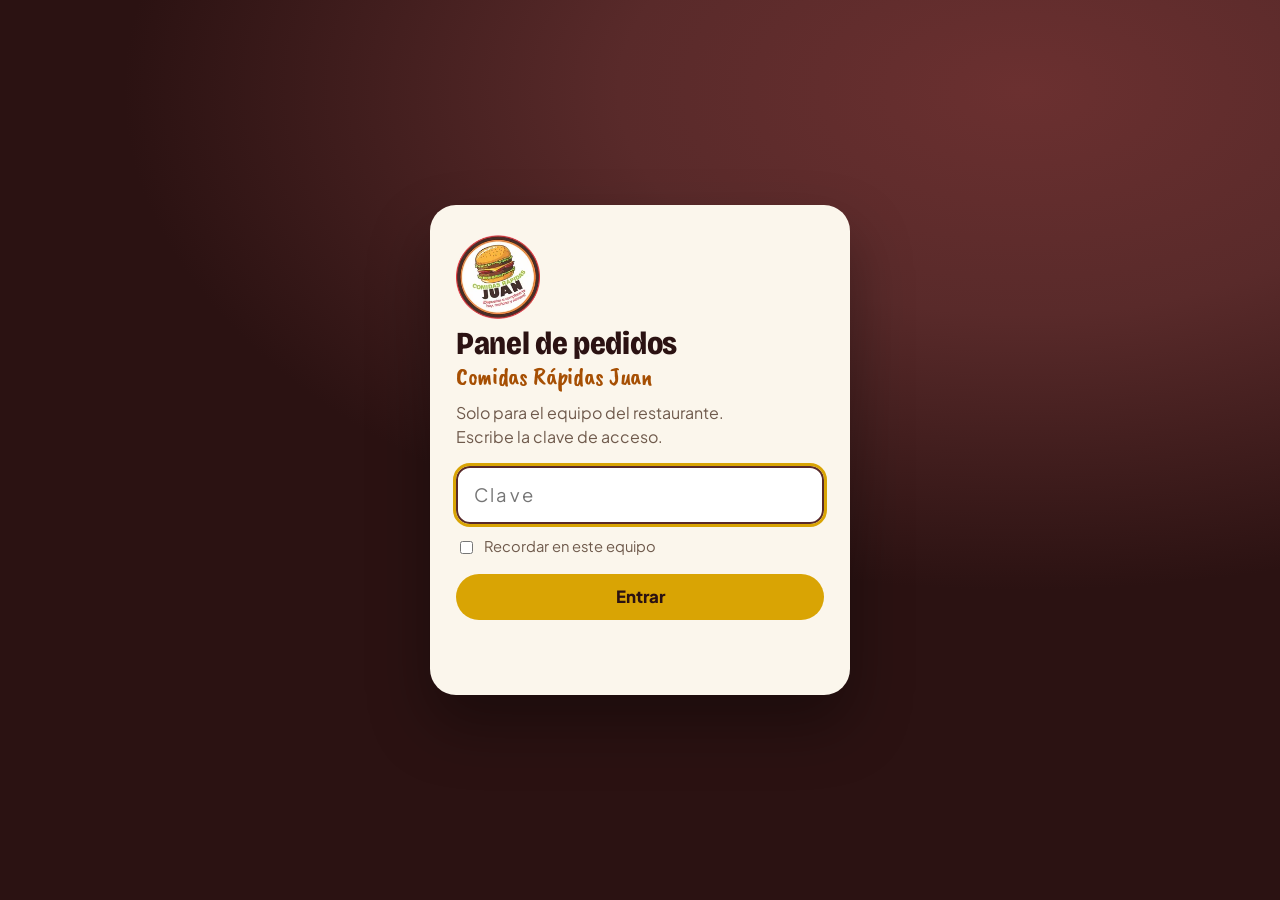
<file: admin/index.html>
<!doctype html>
<html lang="es-CO">
<head>
<meta charset="utf-8">
<meta name="viewport" content="width=device-width, initial-scale=1">
<meta name="robots" content="noindex, nofollow">
<meta name="color-scheme" content="light">
<meta name="theme-color" content="#2B1212">
<link rel="icon" type="image/webp" href="/favicon.webp">
<title>Panel de pedidos · Comidas Rápidas Juan</title>
<link rel="preconnect" href="https://fonts.googleapis.com">
<link rel="preconnect" href="https://fonts.gstatic.com" crossorigin>
<link href="https://fonts.googleapis.com/css2?family=Bricolage+Grotesque:opsz,wdth,wght@12..96,75..100,700..800&family=Caveat+Brush&family=Plus+Jakarta+Sans:wght@400;500;700;800&display=swap" rel="stylesheet">
<style>
:root {
  --vino: #592A2A; --carbon: #2B1212; --carbon2: #3E1C1C; --mostaza: #D9A404; --salsa: #D53000; --caramelo: #A64F03; --arena: #D0B892;
  --cream: #FBF6EC; --line: #E8DAC2; --muted: #6F5A4C; --green: #1C9E50; --blue: #2468C9; --orange: #D97A12; --bg: #F6EFE3; --card: #fff;
  --display: 'Bricolage Grotesque', system-ui, sans-serif; --body: 'Plus Jakarta Sans', system-ui, sans-serif; --script: 'Caveat Brush', cursive;
  color-scheme: light;
}
* { box-sizing: border-box; }
html, body { margin: 0; background: var(--bg); color: var(--carbon); font: 400 16px/1.45 var(--body); }
button, input, select { font: inherit; color: inherit; }
button { cursor: pointer; }
h1, h2, h3 { font-family: var(--display); font-weight: 800; margin: 0; letter-spacing: -.01em; font-variation-settings: "wdth" 85; }
[hidden] { display: none !important; }

/* ---------- acceso ---------- */
#login { min-height: 100vh; display: grid; place-items: center; padding: 20px; background: radial-gradient(900px 500px at 80% 10%, #6B3030, var(--vino) 45%, var(--carbon)); }
.lbox { width: min(420px, 100%); background: var(--cream); border-radius: 26px; padding: 30px 26px; box-shadow: 0 30px 60px rgba(0,0,0,.35); }
.lbox img { width: 84px; height: 84px; object-fit: contain; display: block; margin-bottom: 8px; }
.lbox h1 { font-size: 2rem; line-height: 1.05; }
.lbox h1 span { display: block; font: 400 1.6rem var(--script); color: var(--caramelo); }
.lbox p { color: var(--muted); margin: 8px 0 18px; }
.lbox input[type=password] { width: 100%; padding: 14px 16px; border: 2px solid var(--line); border-radius: 14px; font-size: 1.15rem; letter-spacing: .12em; background: #fff; }
.lbox input:focus { outline: 3px solid var(--mostaza); border-color: var(--vino); }
.lbox label.rem { display: flex; gap: 8px; align-items: center; margin: 12px 0 16px; color: var(--muted); font-size: .92rem; }
.btn { border: 0; border-radius: 999px; padding: 11px 20px; font-weight: 800; background: var(--mostaza); color: var(--carbon); min-height: 44px; }
.btn:hover { filter: brightness(.96); }
.btn.wide { width: 100%; font-size: 1.05rem; }
.btn.ghost { background: transparent; border: 1.5px solid var(--line); color: var(--carbon); }
.btn.dark { background: var(--carbon); color: #fff; }
.btn.sm { min-height: 36px; padding: 6px 14px; font-size: .9rem; }
.btn:disabled { opacity: .5; cursor: default; }
.err { color: var(--salsa); font-weight: 700; margin: 12px 0 0; min-height: 1.2em; }
.setup { background: #fff; border: 2px dashed var(--orange); border-radius: 14px; padding: 12px 14px; margin-top: 14px; font-size: .92rem; }

/* ---------- barra superior ---------- */
header.top { position: sticky; top: 0; z-index: 10; background: var(--carbon); color: #fff; display: flex; align-items: center; gap: 12px; padding: 10px clamp(12px, 3vw, 28px); flex-wrap: wrap; box-shadow: 0 1px 0 rgba(217,164,4,.3); }
header.top img { width: 46px; height: 46px; object-fit: contain; }
header.top h1 { font-size: 1.35rem; flex: 1; min-width: 180px; }
header.top h1 small { display: block; font: 500 .74rem var(--body); opacity: .75; letter-spacing: 0; }
.live { display: inline-flex; align-items: center; gap: 7px; font-size: .86rem; opacity: .95; }
.dot { width: 10px; height: 10px; border-radius: 50%; background: #5BE08A; box-shadow: 0 0 0 0 rgba(91,224,138,.6); animation: pulse 2s infinite; }
.dot.off { background: #FF7A5A; animation: none; }
@keyframes pulse { 70% { box-shadow: 0 0 0 9px rgba(91,224,138,0); } 100% { box-shadow: 0 0 0 0 rgba(91,224,138,0); } }
header.top .btn { background: rgba(255,255,255,.12); color: #fff; min-height: 38px; padding: 6px 14px; font-size: .88rem; }
header.top .btn:hover { background: rgba(255,255,255,.22); }
header.top .btn.on { background: var(--mostaza); color: var(--carbon); }
header.top .btn.xls { background: var(--green); }
header::after { content: ""; position: absolute; left: 0; right: 0; bottom: -5px; height: 5px; background: linear-gradient(90deg, var(--arena) 0 20%, var(--mostaza) 20% 40%, var(--caramelo) 40% 60%, var(--salsa) 60% 80%, var(--vino) 80% 100%); }

main { padding: 20px clamp(12px, 3vw, 28px) 60px; max-width: 1500px; margin: 0 auto; }
#alertbar { background: var(--mostaza); color: var(--carbon); font-weight: 800; border-radius: 14px; padding: 12px 16px; margin-bottom: 14px; display: flex; justify-content: space-between; gap: 10px; align-items: center; animation: blink 1s 3; }
@keyframes blink { 50% { background: #FFE99A; } }

/* ---------- resumen ---------- */
.stats { display: grid; grid-template-columns: repeat(auto-fit, minmax(150px, 1fr)); gap: 10px; margin-bottom: 12px; }
.stat { background: var(--card); border-radius: 16px; padding: 12px 16px; border: 1px solid var(--line); }
.stat b { display: block; font: 800 1.7rem/1.1 var(--display); }
.stat span { color: var(--muted); font-size: .84rem; }
.prep { background: var(--card); border: 1px solid var(--line); border-radius: 16px; padding: 12px 16px; margin-bottom: 14px; }
.prep h3 { font-size: 1.05rem; margin-bottom: 8px; }
.chips { display: flex; flex-wrap: wrap; gap: 8px; }
.chip { background: var(--cream); border: 1px solid var(--line); border-radius: 999px; padding: 4px 12px; font-size: .92rem; }
.chip b { font-family: var(--display); font-size: 1.05rem; margin-right: 4px; color: var(--salsa); }
.empty { color: var(--muted); }

/* ---------- filtros ---------- */
.bar { display: flex; flex-wrap: wrap; gap: 8px; align-items: center; margin-bottom: 14px; }
.tabs { display: flex; flex-wrap: wrap; gap: 6px; }
.tab { border: 1.5px solid var(--line); background: #fff; border-radius: 999px; padding: 7px 14px; font-weight: 700; font-size: .92rem; }
.tab.on { background: var(--vino); color: #fff; border-color: var(--vino); }
.tab i { font-style: normal; opacity: .7; margin-left: 4px; }
.bar input[type=search] { flex: 1; min-width: 160px; padding: 9px 14px; border: 1.5px solid var(--line); border-radius: 999px; background: #fff; }
.bar select { padding: 8px 12px; border: 1.5px solid var(--line); border-radius: 999px; background: #fff; }

/* ---------- pedidos ---------- */
.grid { display: grid; grid-template-columns: repeat(auto-fill, minmax(330px, 1fr)); gap: 14px; align-items: start; }
.order { background: var(--card); border: 1px solid var(--line); border-radius: 20px; padding: 14px 16px 16px; border-top: 6px solid var(--blue); display: grid; gap: 10px; }
.order.s-nuevo { border-top-color: var(--salsa); box-shadow: 0 8px 24px rgba(213,48,0,.16); }
.order.s-preparando { border-top-color: var(--orange); }
.order.s-listo { border-top-color: var(--blue); }
.order.s-entregado { border-top-color: var(--green); opacity: .85; }
.order.s-cancelado { border-top-color: #999; opacity: .6; }
.oh { display: flex; justify-content: space-between; gap: 8px; align-items: flex-start; }
.oh h2 { font-size: 1.55rem; }
.oh small { color: var(--muted); display: block; font-size: .82rem; }
.pill { display: inline-block; border-radius: 999px; padding: 3px 11px; font-size: .8rem; font-weight: 800; text-transform: uppercase; letter-spacing: .04em; color: #fff; background: var(--blue); }
.pill.s-nuevo { background: var(--salsa); } .pill.s-preparando { background: var(--orange); } .pill.s-entregado { background: var(--green); } .pill.s-cancelado { background: #999; }
.tag { display: inline-block; font-size: .72rem; font-weight: 800; border-radius: 6px; padding: 1px 7px; background: var(--cream); border: 1px solid var(--line); color: var(--muted); margin-left: 4px; }
.svc { display: inline-flex; align-items: center; gap: 6px; font-weight: 800; font-size: .9rem; border-radius: 10px; padding: 4px 10px; background: #FBE0D5; color: #8A2400; }
.svc.tienda { background: #E3F3E9; color: #12693A; }
.who { font-weight: 800; font-size: 1.08rem; }
.row { display: flex; gap: 6px; flex-wrap: wrap; align-items: center; }
a { color: var(--blue); }
ul.items { list-style: none; margin: 0; padding: 8px 12px; background: var(--cream); border-radius: 12px; display: grid; gap: 5px; }
ul.items li b { font-family: var(--display); font-size: 1.1rem; margin-right: 6px; color: var(--salsa); }
ul.items li small { display: block; color: var(--muted); padding-left: 26px; font-size: .84rem; }
ul.items li .pr { float: right; color: var(--muted); font-size: .88rem; }
.kv { display: grid; grid-template-columns: auto 1fr; gap: 3px 10px; font-size: .94rem; }
.kv dt { color: var(--muted); } .kv dd { margin: 0; font-weight: 500; word-break: break-word; }
.total { display: flex; justify-content: space-between; align-items: center; font-family: var(--display); font-size: 1.5rem; font-weight: 800; }
.paid { display: inline-flex; align-items: center; gap: 6px; font: 700 .9rem var(--body); }
.paid input { width: 18px; height: 18px; accent-color: var(--green); }
.note { width: 100%; padding: 8px 12px; border: 1.5px dashed var(--line); border-radius: 10px; font-size: .9rem; background: #fff; }
.acts { display: flex; flex-wrap: wrap; gap: 6px; }
.acts .btn.main { flex: 1; min-width: 150px; }
.btn.go { background: var(--green); color: #fff; }
.btn.warn { background: #fff; color: var(--salsa); border: 1.5px solid #F0C9BB; }

#toast { position: fixed; left: 50%; bottom: 20px; transform: translateX(-50%); background: var(--carbon); color: #fff; padding: 10px 18px; border-radius: 999px; z-index: 50; font-weight: 700; box-shadow: 0 8px 24px rgba(0,0,0,.3); }

/* ---------- ticket de impresión ---------- */
#ticket { display: none; }
@media print {
  body > *:not(#ticket) { display: none !important; }
  #ticket { display: block; width: 72mm; margin: 0; font: 13px/1.35 'Courier New', monospace; color: #000; }
  #ticket h1 { font: 800 17px 'Courier New', monospace; text-align: center; margin: 0 0 4px; }
  #ticket hr { border: 0; border-top: 1px dashed #000; margin: 6px 0; }
  #ticket .t { display: flex; justify-content: space-between; font-weight: 800; font-size: 15px; }
  #ticket .big { font-weight: 800; font-size: 15px; text-align: center; }
  @page { margin: 4mm; }
}
@media (max-width: 560px) { .grid { grid-template-columns: 1fr; } header.top h1 { font-size: 1.15rem; } }
</style>
</head>
<body>

<!-- ACCESO -->
<section id="login" hidden>
  <form class="lbox" id="loginForm" autocomplete="off">
    <img src="/logo.webp" alt="Comidas Rápidas Juan">
    <h1>Panel de pedidos <span>Comidas Rápidas Juan</span></h1>
    <p>Solo para el equipo del restaurante.<br>Escribe la clave de acceso.</p>
    <input type="password" id="pin" placeholder="Clave" autocomplete="current-password" aria-label="Clave de acceso" required>
    <label class="rem"><input type="checkbox" id="remember"> Recordar en este equipo</label>
    <button class="btn wide" type="submit">Entrar</button>
    <p class="err" id="lerr" role="alert"></p>
    <div class="setup" id="setupBox" hidden></div>
  </form>
</section>

<!-- PANEL -->
<div id="app" hidden>
  <header class="top">
    <img src="/logo.webp" alt="">
    <h1>Comidas Rápidas Juan <small>Panel de pedidos · hora de Medellín</small></h1>
    <span class="live"><span class="dot" id="dot"></span><span id="liveTxt">Conectando…</span></span>
    <button class="btn" id="btnSound" type="button" title="Sonido cuando llega un pedido">🔔 Sonido: sí</button>
    <button class="btn" id="btnNotif" type="button" hidden>Avisos del navegador</button>
    <button class="btn xls" id="btnXls" type="button">⬇ Descargar Excel</button>
    <button class="btn" id="btnOut" type="button">Salir</button>
  </header>
  <main>
    <div id="alertbar" hidden><span id="alertTxt"></span><button class="btn sm dark" id="alertOk" type="button">Ver</button></div>
    <div class="stats" id="stats"></div>
    <div class="prep" id="prep"></div>
    <div class="bar">
      <div class="tabs" id="tabs"></div>
      <select id="range" aria-label="Periodo">
        <option value="today">Hoy</option><option value="7">Últimos 7 días</option><option value="30">Últimos 30 días</option><option value="all">Todos</option>
      </select>
      <input type="search" id="q" placeholder="Buscar nombre, celular, barrio, #pedido…" aria-label="Buscar">
    </div>
    <div class="grid" id="list"></div>
  </main>
</div>
<div id="ticket"></div>
<div id="toast" hidden></div>

<script>
(function () {
  'use strict';
  var STATUS_TXT = { nuevo: 'Nuevo', preparando: 'Preparando', listo: 'Listo', entregado: 'Entregado', cancelado: 'Cancelado' };
  var TZ = 'America/Bogota';
  var KEY = 'crjpin';
  var $ = function (s) { return document.querySelector(s); };
  var pin = '', orders = [], ver = '', first = true, seen = {}, tab = 'activos', timer = null, sound = true, unread = 0, baseTitle = document.title;

  function esc(s) { return String(s == null ? '' : s).replace(/[&<>"']/g, function (c) { return { '&': '&amp;', '<': '&lt;', '>': '&gt;', '"': '&quot;', "'": '&#39;' }[c]; }); }
  function money(n) { return '$ ' + String(Math.round(Number(n || 0))).replace(/\B(?=(\d{3})+(?!\d))/g, '.'); }
  function dayKey(ts) { return new Date(ts).toLocaleDateString('en-CA', { timeZone: TZ }); }
  function fmtTime(ts) { return new Date(ts).toLocaleString('es-CO', { timeZone: TZ, day: 'numeric', month: 'short', hour: 'numeric', minute: '2-digit' }); }
  function ago(ts) {
    var m = Math.max(0, Math.round((Date.now() - ts) / 60000));
    if (m < 1) return 'ahora mismo'; if (m < 60) return 'hace ' + m + ' min';
    var h = Math.floor(m / 60); if (h < 24) return 'hace ' + h + ' h';
    return 'hace ' + Math.floor(h / 24) + ' d';
  }
  function wa(phone) { var d = String(phone).replace(/\D/g, ''); return d.length === 10 ? '57' + d : d; }
  function prettyPhone(p) { var d = String(p).replace(/\D/g, ''); return d.length === 10 ? d.slice(0, 3) + ' ' + d.slice(3, 6) + ' ' + d.slice(6) : p; }
  function itemName(i) { return i.name + (i.promo ? ' (promo)' : '') + (i.op ? ' · ' + i.op : ''); }
  function toast(t) { var el = $('#toast'); el.textContent = t; el.hidden = false; clearTimeout(toast.t); toast.t = setTimeout(function () { el.hidden = true; }, 2600); }
  function store() { try { return $('#remember').checked ? localStorage : sessionStorage; } catch (e) { return null; } }

  /* ---------- red ---------- */
  function api(method, path, body) {
    return fetch('/api/orders' + (path || ''), {
      method: method, cache: 'no-store',
      headers: { 'x-admin-pin': pin, 'Content-Type': 'application/json' },
      body: body ? JSON.stringify(body) : undefined
    }).then(function (r) { return r.json().catch(function () { return {}; }).then(function (j) { j._status = r.status; return j; }); });
  }
  function showLogin(msg, setup) {
    clearInterval(timer); timer = null;
    $('#app').hidden = true; $('#login').hidden = false;
    $('#lerr').textContent = msg || '';
    var sb = $('#setupBox');
    sb.hidden = !setup; sb.innerHTML = setup || '';
    setTimeout(function () { $('#pin').focus(); }, 50);
  }
  function showApp() {
    $('#login').hidden = true; $('#app').hidden = false;
    if (!timer) timer = setInterval(poll, 7000);
  }
  function poll(force) {
    return api('GET', force ? '' : '?since=' + encodeURIComponent(ver)).then(function (j) {
      if (j._status === 401) { try { localStorage.removeItem(KEY); sessionStorage.removeItem(KEY); } catch (e) {} pin = ''; showLogin('Clave incorrecta.'); return; }
      if (j._status === 429) { showLogin('Demasiados intentos. Espera 15 minutos.'); return; }
      if (j._status === 503) {
        showLogin('', j.error === 'pin_not_set' ? '<b>Falta la clave del panel.</b> Hay que crear la variable ADMIN_PIN en Vercel.' : '<b>Falta conectar la base de datos de pedidos.</b> Hay que conectar Upstash Redis a este proyecto en Vercel.');
        return;
      }
      if (j._status !== 200) { setLive(false); return; }
      setLive(true); showApp();
      if (j.same) return;
      ver = j.ver; orders = j.orders || [];
      var fresh = [];
      orders.forEach(function (o) { if (!seen[o.id]) { seen[o.id] = 1; if (!first && o.status === 'nuevo') fresh.push(o); } });
      first = false;
      if (fresh.length) newAlert(fresh);
      render();
    }).catch(function () { setLive(false); });
  }
  function setLive(ok) {
    $('#dot').classList.toggle('off', !ok);
    $('#liveTxt').textContent = ok ? 'En vivo' : 'Sin conexión… reintentando';
  }

  /* ---------- avisos ---------- */
  var actx = null;
  function beep() {
    if (!sound) return;
    try {
      actx = actx || new (window.AudioContext || window.webkitAudioContext)();
      [0, .28, .56].forEach(function (d, i) {
        var o = actx.createOscillator(), g = actx.createGain();
        o.type = 'sine'; o.frequency.value = i === 2 ? 1180 : 880;
        g.gain.setValueAtTime(.0001, actx.currentTime + d);
        g.gain.exponentialRampToValueAtTime(.4, actx.currentTime + d + .03);
        g.gain.exponentialRampToValueAtTime(.0001, actx.currentTime + d + .24);
        o.connect(g); g.connect(actx.destination); o.start(actx.currentTime + d); o.stop(actx.currentTime + d + .26);
      });
    } catch (e) {}
  }
  function newAlert(list) {
    beep();
    unread += list.length;
    document.title = '(' + unread + ') ¡Pedido nuevo! · Comidas Rápidas Juan';
    var t = list.length === 1 ? '¡Pedido nuevo #' + list[0].number + ' de ' + list[0].name + ' · ' + money(list[0].total) + ' · ' + (list[0].servicio === 'tienda' ? 'Recoge en tienda' : 'Domicilio') + '!' : '¡' + list.length + ' pedidos nuevos!';
    $('#alertTxt').textContent = t; $('#alertbar').hidden = false;
    try { if ('Notification' in window && Notification.permission === 'granted') new Notification('Comidas Rápidas Juan', { body: t, icon: '/logo.webp' }); } catch (e) {}
  }
  document.addEventListener('visibilitychange', function () { if (!document.hidden) { unread = 0; document.title = baseTitle; } });
  $('#alertOk').addEventListener('click', function () { $('#alertbar').hidden = true; unread = 0; document.title = baseTitle; tab = 'activos'; render(); window.scrollTo({ top: 0, behavior: 'smooth' }); });

  /* ---------- pintar ---------- */
  function inRange(o) {
    var r = $('#range').value;
    if (r === 'all') return true;
    if (r === 'today') return dayKey(o.ts) === dayKey(Date.now());
    return o.ts >= Date.now() - Number(r) * 86400000;
  }
  function matches(o) {
    var q = $('#q').value.trim().toLowerCase();
    if (!q) return true;
    return [o.number, o.ref, o.name, o.phone, o.addr, o.barrio].join(' ').toLowerCase().indexOf(q) >= 0;
  }
  function tabFilter(o) {
    if (tab === 'activos') return o.status === 'nuevo' || o.status === 'preparando' || o.status === 'listo';
    if (tab === 'todos') return true;
    if (tab === 'domicilio' || tab === 'tienda') return o.servicio === tab && o.status !== 'cancelado';
    return o.status === tab;
  }
  function render() {
    var scope = orders.filter(inRange);
    var active = scope.filter(function (o) { return o.status !== 'cancelado'; });
    var sales = active.reduce(function (s, o) { return s + o.total; }, 0);
    var unpaid = active.filter(function (o) { return !o.paid; }).reduce(function (s, o) { return s + o.total; }, 0);
    var units = active.reduce(function (s, o) { return s + (o.units || 0); }, 0);
    $('#stats').innerHTML =
      '<div class="stat"><b>' + active.length + '</b><span>Pedidos</span></div>' +
      '<div class="stat"><b>' + units + '</b><span>Platos y bebidas</span></div>' +
      '<div class="stat"><b>' + money(sales) + '</b><span>Ventas (sin domicilios)</span></div>' +
      '<div class="stat"><b>' + money(unpaid) + '</b><span>Por cobrar</span></div>';

    var need = {}, pend = 0;
    orders.forEach(function (o) {
      if (o.status === 'nuevo' || o.status === 'preparando') { pend++; (o.items || []).forEach(function (i) { var k = itemName(i); need[k] = (need[k] || 0) + i.qty; }); }
    });
    var keys = Object.keys(need).sort(function (a, b) { return need[b] - need[a]; });
    var chips = keys.map(function (k) { return '<span class="chip"><b>' + need[k] + '</b>' + esc(k) + '</span>'; }).join('');
    $('#prep').innerHTML = '<h3>En cocina ahora (' + pend + ' pedido' + (pend === 1 ? '' : 's') + ')</h3>' + (chips ? '<div class="chips">' + chips + '</div>' : '<span class="empty">Nada pendiente 🎉</span>');

    var counts = { activos: 0, nuevo: 0, domicilio: 0, tienda: 0, entregado: 0, cancelado: 0, todos: scope.length };
    scope.forEach(function (o) {
      if (o.status === 'nuevo' || o.status === 'preparando' || o.status === 'listo') counts.activos++;
      if (counts[o.status] != null) counts[o.status]++;
      if (o.status !== 'cancelado') counts[o.servicio === 'tienda' ? 'tienda' : 'domicilio']++;
    });
    var T = [['activos', 'Activos'], ['nuevo', 'Nuevos'], ['domicilio', '🛵 Domicilio'], ['tienda', '🏪 En tienda'], ['entregado', 'Entregados'], ['cancelado', 'Cancelados'], ['todos', 'Todos']];
    $('#tabs').innerHTML = T.map(function (t) { return '<button type="button" class="tab' + (tab === t[0] ? ' on' : '') + '" data-tab="' + t[0] + '">' + t[1] + '<i>' + counts[t[0]] + '</i></button>'; }).join('');

    var shown = scope.filter(tabFilter).filter(matches);
    if (tab === 'activos' || tab === 'nuevo') shown.sort(function (a, b) { return a.ts - b.ts; }); else shown.sort(function (a, b) { return b.ts - a.ts; });
    $('#list').innerHTML = shown.length ? shown.map(card).join('') : '<p class="empty">No hay pedidos aquí todavía.</p>';
  }
  function nextAction(o) {
    if (o.status === 'nuevo') return ['preparando', 'Aceptar y preparar', ''];
    if (o.status === 'preparando') return ['listo', o.servicio === 'tienda' ? 'Listo para recoger' : 'Listo para enviar', ''];
    if (o.status === 'listo') return ['entregado', o.servicio === 'tienda' ? 'Marcar recogido' : 'Marcar entregado', 'go'];
    return null;
  }
  function card(o) {
    var items = (o.items || []).map(function (i) {
      return '<li><span class="pr">' + money(i.qty * i.price) + '</span><b>' + i.qty + '×</b>' + esc(i.name) + (i.promo ? ' <span class="tag">PROMO</span>' : '') +
        (i.op ? '<small>Opción: ' + esc(i.op) + '</small>' : '') + (i.note ? '<small>“' + esc(i.note) + '”</small>' : '') + '</li>';
    }).join('');
    var d = wa(o.phone), tienda = o.servicio === 'tienda';
    var msgTxt = tienda
      ? 'Hola ' + o.name + ', recibimos tu pedido #' + o.number + ' en Comidas Rápidas Juan (' + money(o.total) + '). Te avisamos cuando esté listo para recoger en la tienda. ¡Gracias!'
      : 'Hola ' + o.name + ', recibimos tu pedido #' + o.number + ' en Comidas Rápidas Juan (' + money(o.total) + ' + domicilio). Ya lo estamos preparando. ¡Gracias!';
    var na = nextAction(o);
    var addr = !tienda ? '<a href="https://www.google.com/maps/search/?api=1&query=' + encodeURIComponent(o.addr + (o.barrio ? ', ' + o.barrio : '') + ', Medellín') + '" target="_blank" rel="noopener">' + esc(o.addr) + '</a>' + (o.barrio ? ' · ' + esc(o.barrio) : '') : '';
    return '<article class="order s-' + esc(o.status) + '" data-id="' + esc(o.id) + '">' +
      '<div class="oh"><div><h2>#' + esc(o.number) + '</h2><small>' + esc(fmtTime(o.ts)) + ' · ' + esc(ago(o.ts)) + '</small></div>' +
      '<div style="text-align:right"><span class="pill s-' + esc(o.status) + '">' + esc(STATUS_TXT[o.status] || o.status) + '</span>' + (o.origen ? '<span class="tag">' + esc(o.origen.toUpperCase()) + '</span>' : '') + '</div></div>' +
      '<div><span class="svc ' + (tienda ? 'tienda' : '') + '">' + (tienda ? '🏪 Recoge en tienda' : '🛵 Domicilio') + '</span></div>' +
      '<div class="who">' + esc(o.name) + '<div class="row" style="margin-top:4px;font-weight:500"><a href="tel:+' + esc(d) + '">' + esc(prettyPhone(o.phone)) + '</a>' +
      '<a class="btn sm ghost" href="https://wa.me/' + esc(d) + '?text=' + encodeURIComponent(msgTxt) + '" target="_blank" rel="noopener">WhatsApp</a></div></div>' +
      '<ul class="items">' + items + '</ul>' +
      '<dl class="kv">' + (tienda ? '' : '<dt>Dirección</dt><dd>' + addr + '</dd>') +
      '<dt>Pago</dt><dd>' + (o.pago === 'online' ? 'En línea (tarjeta, PSE o Nequi)' : (tienda ? 'En la tienda' : 'Al recibir')) + '</dd>' +
      (o.discount ? '<dt>Subtotal</dt><dd>' + money(o.subtotal) + '</dd><dt>Cupón</dt><dd>' + esc(o.cupon) + ' · ' + o.pct + '% (- ' + money(o.discount) + ')</dd>' : '') +
      (tienda ? '' : '<dt>Domicilio</dt><dd>Se cobra aparte según el barrio</dd>') +
      (o.ref ? '<dt>Ref.</dt><dd>' + esc(o.ref) + '</dd>' : '') + '</dl>' +
      '<div class="total"><span>' + money(o.total) + '</span><label class="paid"><input type="checkbox" data-paid="' + esc(o.id) + '"' + (o.paid ? ' checked' : '') + '> Cobrado</label></div>' +
      '<input class="note" type="text" maxlength="300" placeholder="Nota interna…" value="' + esc(o.adminNote) + '" data-note="' + esc(o.id) + '">' +
      '<div class="acts">' +
      (na ? '<button type="button" class="btn main ' + na[2] + '" data-set="' + na[0] + '" data-id="' + esc(o.id) + '">' + na[1] + '</button>' : '') +
      '<button type="button" class="btn sm ghost" data-print="' + esc(o.id) + '">Imprimir</button>' +
      (o.status === 'cancelado' || o.status === 'entregado' ? '<button type="button" class="btn sm ghost" data-set="nuevo" data-id="' + esc(o.id) + '">Reabrir</button>' : '<button type="button" class="btn sm warn" data-set="cancelado" data-id="' + esc(o.id) + '">Cancelar</button>') +
      (o.status === 'cancelado' ? '<button type="button" class="btn sm warn" data-del="' + esc(o.id) + '">Borrar</button>' : '') +
      '</div></article>';
  }

  /* ---------- acciones ---------- */
  function byId(id) { for (var i = 0; i < orders.length; i++) if (orders[i].id === id) return orders[i]; }
  function patch(id, body) {
    body.id = id;
    return api('PATCH', '', body).then(function (j) {
      if (j.ok) { var o = byId(id); if (o) for (var k in j.order) o[k] = j.order[k]; render(); poll(true); } else toast('No se pudo guardar. Intenta otra vez.');
    });
  }
  document.addEventListener('click', function (e) {
    var b = e.target.closest('button'); if (!b) return;
    if (b.dataset.tab) { tab = b.dataset.tab; render(); return; }
    if (b.dataset.set) { patch(b.dataset.id, { status: b.dataset.set }); return; }
    if (b.dataset.print) { printTicket(byId(b.dataset.print)); return; }
    if (b.dataset.del) {
      if (b.dataset.armed) { api('DELETE', '?id=' + encodeURIComponent(b.dataset.del)).then(function () { poll(true); toast('Pedido borrado'); }); return; }
      b.dataset.armed = '1'; b.textContent = '¿Seguro? Toca otra vez'; setTimeout(function () { delete b.dataset.armed; b.textContent = 'Borrar'; }, 3500);
    }
  });
  document.addEventListener('change', function (e) {
    var t = e.target;
    if (t.dataset && t.dataset.paid) patch(t.dataset.paid, { paid: t.checked });
    if (t.dataset && t.dataset.note) patch(t.dataset.note, { adminNote: t.value });
  });
  $('#range').addEventListener('change', render);
  $('#q').addEventListener('input', render);
  $('#btnSound').addEventListener('click', function () {
    sound = !sound; this.textContent = '🔔 Sonido: ' + (sound ? 'sí' : 'no'); this.classList.toggle('on', sound); if (sound) beep();
  });
  $('#btnSound').classList.add('on');
  if ('Notification' in window && Notification.permission === 'default') {
    $('#btnNotif').hidden = false;
    $('#btnNotif').addEventListener('click', function () { Notification.requestPermission().then(function () { $('#btnNotif').hidden = true; }); });
  }
  $('#btnOut').addEventListener('click', function () { try { localStorage.removeItem(KEY); sessionStorage.removeItem(KEY); } catch (e) {} pin = ''; orders = []; ver = ''; first = true; seen = {}; showLogin(''); });

  /* ---------- imprimir (comanda para cocina) ---------- */
  function printTicket(o) {
    if (!o) return;
    var tienda = o.servicio === 'tienda';
    var items = (o.items || []).map(function (i) { return '<div>' + i.qty + ' x ' + esc(i.name) + (i.op ? ' (' + esc(i.op) + ')' : '') + '</div>' + (i.note ? '<div>  * ' + esc(i.note) + '</div>' : ''); }).join('');
    $('#ticket').innerHTML = '<h1>COMIDAS RÁPIDAS JUAN</h1><div class="big">Pedido #' + esc(o.number) + '</div><div style="text-align:center">' + esc(fmtTime(o.ts)) + '</div><hr>' +
      '<div class="big">' + (tienda ? 'RECOGE EN TIENDA' : 'DOMICILIO') + '</div><hr>' +
      '<div><b>' + esc(o.name) + '</b></div><div>' + esc(prettyPhone(o.phone)) + '</div>' +
      (tienda ? '' : '<div>' + esc(o.addr) + (o.barrio ? ', ' + esc(o.barrio) : '') + '</div>') + '<hr>' + items + '<hr>' +
      (o.discount ? '<div>Cupón ' + esc(o.cupon) + ': - ' + money(o.discount) + '</div>' : '') +
      '<div class="t"><span>TOTAL</span><span>' + money(o.total) + '</span></div>' + (tienda ? '' : '<div>+ domicilio según barrio</div>') +
      '<div>Pago: ' + (o.pago === 'online' ? 'en línea' : (tienda ? 'en la tienda' : 'al recibir')) + (o.paid ? ' (cobrado)' : ' (por cobrar)') + '</div>' + (o.adminNote ? '<hr><div>' + esc(o.adminNote) + '</div>' : '');
    window.print();
  }

  /* ---------- Excel (.xlsx real, se abre directo en Excel, Google Sheets o Numbers) ---------- */
  var CRC = (function () { var t = [], c, n, k; for (n = 0; n < 256; n++) { c = n; for (k = 0; k < 8; k++) c = c & 1 ? 0xEDB88320 ^ (c >>> 1) : c >>> 1; t[n] = c >>> 0; } return t; })();
  function crc32(b) { var c = 0xFFFFFFFF; for (var i = 0; i < b.length; i++) c = CRC[(c ^ b[i]) & 255] ^ (c >>> 8); return (c ^ 0xFFFFFFFF) >>> 0; }
  function zip(files) {
    var enc = new TextEncoder(), parts = [], central = [], off = 0;
    files.forEach(function (f) {
      var name = enc.encode(f.name), data = enc.encode(f.data), crc = crc32(data);
      var h = new DataView(new ArrayBuffer(30));
      h.setUint32(0, 0x04034b50, true); h.setUint16(4, 20, true); h.setUint16(6, 0x0800, true); h.setUint16(8, 0, true);
      h.setUint32(14, crc, true); h.setUint32(18, data.length, true); h.setUint32(22, data.length, true); h.setUint16(26, name.length, true);
      parts.push(new Uint8Array(h.buffer), name, data);
      var c = new DataView(new ArrayBuffer(46));
      c.setUint32(0, 0x02014b50, true); c.setUint16(4, 20, true); c.setUint16(6, 20, true); c.setUint16(8, 0x0800, true);
      c.setUint32(16, crc, true); c.setUint32(20, data.length, true); c.setUint32(24, data.length, true); c.setUint16(28, name.length, true); c.setUint32(42, off, true);
      central.push(new Uint8Array(c.buffer), name);
      off += 30 + name.length + data.length;
    });
    var csize = central.reduce(function (s, a) { return s + a.length; }, 0);
    var e = new DataView(new ArrayBuffer(22));
    e.setUint32(0, 0x06054b50, true); e.setUint16(8, files.length, true); e.setUint16(10, files.length, true); e.setUint32(12, csize, true); e.setUint32(16, off, true);
    return new Blob(parts.concat(central, [new Uint8Array(e.buffer)]), { type: 'application/vnd.openxmlformats-officedocument.spreadsheetml.sheet' });
  }
  function xesc(s) { return String(s == null ? '' : s).replace(/[\u0000-\u0008\u000b\u000c\u000e-\u001f]/g, '').replace(/&/g, '&amp;').replace(/</g, '&lt;').replace(/>/g, '&gt;').replace(/"/g, '&quot;'); }
  function colName(i) { var s = ''; i++; while (i) { var m = (i - 1) % 26; s = String.fromCharCode(65 + m) + s; i = Math.floor((i - 1) / 26); } return s; }
  function xlsx(head, rows, widths, money) {
    var all = [head].concat(rows);
    var sheet = all.map(function (r, ri) {
      return '<row r="' + (ri + 1) + '">' + r.map(function (v, ci) {
        var ref = colName(ci) + (ri + 1);
        if (ri > 0 && typeof v === 'number') return '<c r="' + ref + '"' + (money.indexOf(ci) >= 0 ? ' s="2"' : '') + '><v>' + v + '</v></c>';
        return '<c r="' + ref + '" t="inlineStr"' + (ri === 0 ? ' s="1"' : '') + '><is><t xml:space="preserve">' + xesc(v) + '</t></is></c>';
      }).join('') + '</row>';
    }).join('');
    var cols = '<cols>' + widths.map(function (w, i) { return '<col min="' + (i + 1) + '" max="' + (i + 1) + '" width="' + w + '" customWidth="1"/>'; }).join('') + '</cols>';
    var last = colName(head.length - 1) + all.length;
    return zip([
      { name: '[Content_Types].xml', data: '<?xml version="1.0" encoding="UTF-8" standalone="yes"?><Types xmlns="http://schemas.openxmlformats.org/package/2006/content-types"><Default Extension="rels" ContentType="application/vnd.openxmlformats-package.relationships+xml"/><Default Extension="xml" ContentType="application/xml"/><Override PartName="/xl/workbook.xml" ContentType="application/vnd.openxmlformats-officedocument.spreadsheetml.sheet.main+xml"/><Override PartName="/xl/worksheets/sheet1.xml" ContentType="application/vnd.openxmlformats-officedocument.spreadsheetml.worksheet+xml"/><Override PartName="/xl/styles.xml" ContentType="application/vnd.openxmlformats-officedocument.spreadsheetml.styles+xml"/></Types>' },
      { name: '_rels/.rels', data: '<?xml version="1.0" encoding="UTF-8" standalone="yes"?><Relationships xmlns="http://schemas.openxmlformats.org/package/2006/relationships"><Relationship Id="rId1" Type="http://schemas.openxmlformats.org/officeDocument/2006/relationships/officeDocument" Target="xl/workbook.xml"/></Relationships>' },
      { name: 'xl/workbook.xml', data: '<?xml version="1.0" encoding="UTF-8" standalone="yes"?><workbook xmlns="http://schemas.openxmlformats.org/spreadsheetml/2006/main" xmlns:r="http://schemas.openxmlformats.org/officeDocument/2006/relationships"><sheets><sheet name="Pedidos" sheetId="1" r:id="rId1"/></sheets></workbook>' },
      { name: 'xl/_rels/workbook.xml.rels', data: '<?xml version="1.0" encoding="UTF-8" standalone="yes"?><Relationships xmlns="http://schemas.openxmlformats.org/package/2006/relationships"><Relationship Id="rId1" Type="http://schemas.openxmlformats.org/officeDocument/2006/relationships/worksheet" Target="worksheets/sheet1.xml"/><Relationship Id="rId2" Type="http://schemas.openxmlformats.org/officeDocument/2006/relationships/styles" Target="styles.xml"/></Relationships>' },
      { name: 'xl/styles.xml', data: '<?xml version="1.0" encoding="UTF-8" standalone="yes"?><styleSheet xmlns="http://schemas.openxmlformats.org/spreadsheetml/2006/main"><numFmts count="1"><numFmt numFmtId="164" formatCode="&quot;$&quot; #,##0"/></numFmts><fonts count="2"><font><sz val="11"/><name val="Calibri"/></font><font><b/><sz val="11"/><color rgb="FFFFFFFF"/><name val="Calibri"/></font></fonts><fills count="3"><fill><patternFill patternType="none"/></fill><fill><patternFill patternType="gray125"/></fill><fill><patternFill patternType="solid"><fgColor rgb="FF592A2A"/><bgColor indexed="64"/></patternFill></fill></fills><borders count="1"><border><left/><right/><top/><bottom/><diagonal/></border></borders><cellStyleXfs count="1"><xf numFmtId="0" fontId="0" fillId="0" borderId="0"/></cellStyleXfs><cellXfs count="3"><xf numFmtId="0" fontId="0" fillId="0" borderId="0" xfId="0"/><xf numFmtId="0" fontId="1" fillId="2" borderId="0" xfId="0" applyFont="1" applyFill="1"/><xf numFmtId="164" fontId="0" fillId="0" borderId="0" xfId="0" applyNumberFormat="1"/></cellXfs><cellStyles count="1"><cellStyle name="Normal" xfId="0" builtinId="0"/></cellStyles></styleSheet>' },
      { name: 'xl/worksheets/sheet1.xml', data: '<?xml version="1.0" encoding="UTF-8" standalone="yes"?><worksheet xmlns="http://schemas.openxmlformats.org/spreadsheetml/2006/main"><sheetViews><sheetView workbookViewId="0"><pane ySplit="1" topLeftCell="A2" activePane="bottomLeft" state="frozen"/></sheetView></sheetViews>' + cols + '<sheetData>' + sheet + '</sheetData><autoFilter ref="A1:' + last + '"/></worksheet>' }
    ]);
  }
  $('#btnXls').addEventListener('click', function () {
    var list = orders.filter(inRange).slice().sort(function (a, b) { return a.ts - b.ts; });
    if (!list.length) { toast('No hay pedidos en este periodo.'); return; }
    var head = ['Pedido', 'Fecha', 'Hora', 'Estado', 'Servicio', 'Nombre', 'Celular', 'Dirección', 'Barrio', 'Pago', 'Cobrado', 'Unidades', 'Productos', 'Subtotal', 'Cupón', 'Descuento', 'Total', 'Origen', 'Ref', 'Nota interna'];
    var rows = list.map(function (o) {
      var dt = new Date(o.ts);
      return [o.number, dt.toLocaleDateString('es-CO', { timeZone: TZ }), dt.toLocaleTimeString('es-CO', { timeZone: TZ, hour: 'numeric', minute: '2-digit' }), STATUS_TXT[o.status] || o.status,
        o.servicio === 'tienda' ? 'Recoge en tienda' : 'Domicilio', o.name, prettyPhone(o.phone), o.addr || '', o.barrio || '',
        o.pago === 'online' ? 'En línea' : (o.servicio === 'tienda' ? 'En la tienda' : 'Al recibir'), o.paid ? 'Sí' : 'No', o.units || 0,
        (o.items || []).map(function (i) { return i.qty + ' x ' + itemName(i) + (i.note ? ' (' + i.note + ')' : ''); }).join(' | '),
        o.subtotal || o.total, o.cupon ? o.cupon + ' ' + o.pct + '%' : '', o.discount || 0, o.total, o.origen || 'Página web', o.ref || '', o.adminNote || ''];
    });
    var blob = xlsx(head, rows, [9, 11, 9, 12, 16, 22, 14, 30, 18, 12, 9, 10, 60, 12, 12, 12, 12, 12, 11, 30], [13, 15, 16]);
    var r = $('#range').value, tag = r === 'today' ? 'hoy' : r === 'all' ? 'todos' : r + '-dias';
    var a = document.createElement('a'); a.href = URL.createObjectURL(blob); a.download = 'pedidos-comidas-rapidas-juan-' + tag + '-' + dayKey(Date.now()) + '.xlsx';
    document.body.appendChild(a); a.click(); a.remove(); setTimeout(function () { URL.revokeObjectURL(a.href); }, 2000);
    toast('Excel descargado (' + list.length + ' pedido' + (list.length === 1 ? '' : 's') + ')');
  });

  /* ---------- entrada ---------- */
  $('#loginForm').addEventListener('submit', function (e) {
    e.preventDefault();
    pin = $('#pin').value.trim(); if (!pin) return;
    $('#lerr').textContent = 'Revisando…';
    first = true; seen = {}; ver = '';
    // desbloquea el audio del navegador con este clic
    try { actx = actx || new (window.AudioContext || window.webkitAudioContext)(); if (actx.state === 'suspended') actx.resume(); } catch (er) {}
    poll(true).then(function () {
      if (!$('#app').hidden) {
        var st = store(); if (st) { try { st.setItem(KEY, pin); } catch (er) {} }
        $('#pin').value = '';
      }
    });
  });
  try { pin = localStorage.getItem(KEY) || sessionStorage.getItem(KEY) || ''; } catch (e) {}
  if (pin) poll(true).then(function () { if ($('#app').hidden && $('#login').hidden) showLogin(''); }); else showLogin('');
  setInterval(function () { if (!$('#app').hidden && orders.length) render(); }, 60000);
})();
</script>
</body>
</html>
</file>
<file: theme.css>
/* Comidas Rápidas Juan · paleta oficial de la tienda (Medellín)
   Arena #D0B892 · Mostaza #D9A404 · Caramelo #A64F03 · Salsa #D53000 · Vino #592A2A */
:root{
--arena:#D0B892; --caramelo:#A64F03; --vino:#592A2A;
--carbon:#2B1212; --carbon-2:#3E1C1C; --carbon-3:#592A2A;
--mostaza:#D9A404; --mostaza-claro:#F6EBCB;
--salsa:#D53000; --salsa-osc:#A82600;
--fondo:#FBF6EC; --blanco:#FFFFFF; --linea:#E8DAC2;
--texto:#2B1212; --suave:#6F5A4C;
--display:'Bricolage Grotesque','Arial Narrow',sans-serif;
--body:'Plus Jakarta Sans',system-ui,-apple-system,'Segoe UI',sans-serif;
--script:'Caveat Brush','Segoe Print',cursive;
}
body{background:var(--fondo)}
.h-display{font-family:var(--display);font-weight:800;font-variation-settings:"wdth" 80,"opsz" 96;letter-spacing:-.5px;line-height:.95}

/* Franja superior y barra */
.topbar{background:linear-gradient(90deg,var(--salsa) 0%,#C23A00 55%,var(--caramelo) 100%)}
.nav{background:rgba(43,18,18,.97);box-shadow:0 1px 0 rgba(217,164,4,.25)}
.nav-links a{color:#F1E4CC}
.brand-name{font-family:var(--display);font-weight:800;font-variation-settings:"wdth" 80,"opsz" 96;letter-spacing:0}
.brand-name span{font-family:var(--script);font-weight:400;font-size:21px;letter-spacing:.5px;text-transform:none;line-height:.9;margin-top:1px}
@media (max-width:480px){.brand-name span{font-size:17px}}
.btn{font-family:var(--body)}
.btn-primary{background:var(--mostaza);color:var(--carbon);box-shadow:0 6px 18px rgba(217,164,4,.35)}
.btn-primary:hover{background:#ECB60B}
.btn-red,.cartbtn.big,.pcard .add,.bigbtn{box-shadow:0 6px 16px rgba(213,48,0,.28)}
.bigbtn.green,.bigbtn.dark{box-shadow:none}
.mobile-menu{border-top-color:#4A2424}
.mobile-menu a{border-bottom-color:#4A2424}

/* Portada */
.hero{background:var(--carbon)}
.hero::after{background:linear-gradient(90deg,rgba(43,18,18,.94) 0%,rgba(89,42,42,.78) 42%,rgba(89,42,42,.18) 75%,rgba(43,18,18,.05) 100%)!important}
@media (max-width:900px){.hero::after{background:linear-gradient(180deg,rgba(43,18,18,.5) 0%,rgba(89,42,42,.82) 55%,rgba(43,18,18,.96) 100%)!important}}
.hero h1{letter-spacing:-1px}
.hero h1 em{font-family:var(--script);font-weight:400;text-transform:none;color:var(--mostaza);font-size:1.12em;letter-spacing:0;display:inline-block;transform:rotate(-3deg);padding:0 .06em}
.hero p.lead{color:#F3E7D3}
.hero-stats div b{color:var(--mostaza)}
.hero-stats div span{color:var(--arena)}
.from{background:var(--mostaza)}

/* Títulos de sección con acento */
.sec-head h2,.mcat h2,.about h2,.club h2,.scan-h,.page-head h1{position:relative}
.sec-head h2::after,.about h2::after,.club h2::after,.scan-h::after{content:"";display:block;width:64px;height:6px;border-radius:6px;margin-top:12px;background:linear-gradient(90deg,var(--salsa) 0 50%,var(--mostaza) 50% 100%)}
.club h2::after{background:linear-gradient(90deg,var(--salsa) 0 50%,var(--vino) 50% 100%)}
.about h2 em{font-family:var(--script);font-weight:400;text-transform:none;font-size:1.1em;color:var(--mostaza)}
.link-more{color:var(--salsa)}

/* Tarjetas de producto */
.pcard{border-color:var(--linea)}
.pcard:hover{box-shadow:0 16px 34px rgba(89,42,42,.16)}
.pcard h3{font-family:var(--body);font-weight:800;color:var(--texto)}
.pcard .price{color:var(--salsa)}
.badge{background:var(--mostaza);color:var(--carbon)}
.badge.hot{background:#FBE0D5;color:var(--salsa-osc)}

/* Categorías */
.cat-tile{background:var(--vino)}
.cat-tile::after{background:linear-gradient(180deg,rgba(89,42,42,0) 35%,rgba(43,18,18,.88))}
.cat-tile span{font-family:var(--display);font-weight:800;font-variation-settings:"wdth" 80,"opsz" 96;font-size:21px;letter-spacing:-.2px}
.cat-tile small{color:var(--arena)}

/* Nosotros */
.about{background:radial-gradient(1200px 500px at 85% 20%,#6B3030 0%,var(--vino) 45%,var(--carbon) 100%)}
.about p{color:#EFDFC6}
.feat{background:rgba(43,18,18,.55);border-color:rgba(208,184,146,.25)}
.feat b{font-family:var(--display);font-weight:800;color:var(--mostaza)}
.feat span{color:var(--arena)}

/* Ubicación */
.info-row .ic{background:var(--mostaza-claro);color:var(--caramelo)}
.info-row a{color:var(--salsa)}
.map{background-color:var(--vino)}

/* Cupones */
.coupon-band{background:linear-gradient(90deg,var(--salsa),var(--caramelo))}
.coupon-band b{font-family:var(--display);font-weight:800}
.coupon-band .btn{color:var(--salsa)}
.club{background:var(--mostaza);background-image:radial-gradient(rgba(166,79,3,.16) 1.5px,transparent 1.6px);background-size:18px 18px}
.club form{box-shadow:0 22px 44px rgba(89,42,42,.22)}

/* Escanéanos */
.scan{background:linear-gradient(160deg,var(--carbon) 0%,var(--vino) 100%)}
.scan-p,.scan .sec-head p{color:#EBDAC0}
.scan-link{background:rgba(43,18,18,.6);border-color:rgba(208,184,146,.22)}
.scan-link:hover{background:rgba(213,48,0,.25)}
.scan-link small{color:var(--arena)}
.scan-badge{background:var(--mostaza);color:var(--carbon);font-family:var(--display);font-weight:800}
.scan-qr1{border-color:var(--vino)}

/* Páginas internas */
.page-head{background:var(--carbon)}
.page-head img{opacity:.42!important}
.page-head::after{content:"";position:absolute;inset:0;background:linear-gradient(90deg,rgba(43,18,18,.9),rgba(89,42,42,.45))}
.page-head .container{z-index:1}
.crumbs{color:var(--arena)}
.page-head .meta span{background:rgba(208,184,146,.18)}
.steps li{color:var(--arena)}
.side nav button[aria-current="true"]{background:var(--vino)}
.side nav button:hover{background:#F2E7D4}
.side nav button small{color:#9C8574}
.xbtn,.stepper button{background:#F2E7D4}
.pays label:has(input:checked){background:#FAF1E1;border-color:var(--vino)}
.tg{color:var(--caramelo)}
.warn{color:#6B3A02}
.pd-body .pr{color:var(--salsa)}
.cart-table-head,.cart-sum{border-color:var(--vino)}
.btn-outline-dark{border-color:var(--vino);color:var(--vino)}
dialog::backdrop{background:rgba(43,18,18,.62)}

/* Pie de página con franja de la paleta */
footer{background:var(--carbon);color:#E3D2B7;position:relative}
footer::before{content:"";display:block;height:8px;background:linear-gradient(90deg,var(--arena) 0 20%,var(--mostaza) 20% 40%,var(--caramelo) 40% 60%,var(--salsa) 60% 80%,var(--vino) 80% 100%)}
footer h4{font-family:var(--display);font-weight:800;color:var(--mostaza)}
.soc{background:var(--vino)}
.soc:hover{background:var(--salsa)}
.foot-bottom{border-top-color:#4A2424}
.foot-bottom button{color:#E3D2B7}
.cartpill{box-shadow:0 14px 30px rgba(213,48,0,.4)}
.hero h1{max-width:14ch}
.hero-stats div b,.feat b,.map-fb b,footer h4,.coupon-band b{font-weight:800;font-variation-settings:"wdth" 80,"opsz" 96}
/* Barra de navegación más grande, logo protagonista */
html{scroll-padding-top:100px}
.nav .container{height:92px;gap:22px}
.brand{gap:14px}
.brand-logo{width:76px!important;height:76px!important;filter:drop-shadow(0 4px 10px rgba(0,0,0,.45)) drop-shadow(0 0 14px rgba(217,164,4,.28))!important;transition:transform .2s}
.brand:hover .brand-logo{transform:rotate(-4deg) scale(1.04)}
.brand-name{font-size:27px}
.brand-name span{font-size:27px}
.nav-links a{font-size:16.5px;padding:12px 14px}
.nav .btn-primary{padding:14px 26px;font-size:16px}
.cartbtn.big{height:52px;padding:0 20px 0 16px;font-size:16px}
.burger{width:50px;height:50px}
.side{top:112px}
.cart-side{top:112px}
@media (min-width:961px) and (max-width:1400px){
.nav .container{gap:14px}
.brand-name{font-size:23px}.brand-name span{font-size:23px}
.nav-links a{padding:10px 9px;font-size:15px}
.nav .btn-primary{padding:12px 18px;font-size:15px}
}
@media (min-width:961px) and (max-width:1180px){.brand-logo{width:66px!important;height:66px!important}.brand-name{font-size:20px}.brand-name span{font-size:20px}.nav-links a{padding:8px 6px;font-size:14px}}
@media (max-width:960px){.nav .container{height:80px}.side{top:80px}}
@media (max-width:480px){
.nav .container{height:76px}
.side{top:76px}
.brand-logo{width:60px!important;height:60px!important}
.brand-name{font-size:18px}.brand-name span{font-size:20px}
.cartbtn.big{height:46px;padding:0 12px}
.burger{width:46px;height:46px}
}
@media (max-width:360px){.brand-logo{width:52px!important;height:52px!important}.brand-name{font-size:15px}.brand-name span{font-size:17px}}
@media (min-width:1401px){.nav .container{gap:16px}.nav-links a{padding:10px 10px;font-size:16px}.brand-name,.brand-name span{font-size:25px}.nav .btn-primary{padding:13px 22px}}
@media (min-width:1401px){.nav .container,.topbar .container{max-width:1360px}}
/* Video de portada (sin sonido): visible desde el primer instante, sin controles */
.hero-video{position:absolute;top:0;bottom:0;left:0;width:100%;height:100%;object-fit:cover;background:var(--carbon);pointer-events:none}
.hero-video::-webkit-media-controls,.hero-video::-webkit-media-controls-panel,.hero-video::-webkit-media-controls-play-button,.hero-video::-webkit-media-controls-start-playback-button,.hero-video::-webkit-media-controls-overlay-play-button{display:none!important;-webkit-appearance:none!important;opacity:0!important}
.hero:not(.no-video) .hero-img{display:none!important}
.hero.no-video .hero-video{display:none}
@media (min-width:901px){
.hero-video{left:30%;width:70%;object-position:58% 78%}
.hero:not(.no-video)::after{background:linear-gradient(90deg,rgba(43,18,18,1) 0%,rgba(43,18,18,.97) 30%,rgba(89,42,42,.42) 43%,rgba(89,42,42,.06) 62%,rgba(43,18,18,0) 100%)!important}
}
@media (max-width:900px){.hero-video{object-position:50% 70%}.hero:not(.no-video)::after{background:linear-gradient(180deg,rgba(43,18,18,.28) 0%,rgba(89,42,42,.5) 45%,rgba(43,18,18,.88) 100%)!important}.hero h1{max-width:11ch}}
@media (max-width:900px){.hero:not(.no-video) h1,.hero:not(.no-video) p.lead,.hero:not(.no-video) .hero-stats{text-shadow:0 2px 14px rgba(43,18,18,.75),0 1px 3px rgba(0,0,0,.5)}}
/* Celular: como en la web, el texto va sobre el video; video menos ampliado y letras más compactas */
@media (max-width:900px){
.hero:not(.no-video){background:var(--carbon)}
.hero-video{top:0;bottom:auto;height:96vw;aspect-ratio:auto;object-fit:cover;object-position:50% 50%}
.hero:not(.no-video) .container{padding-top:calc(96vw - 74px);padding-bottom:44px}
.hero:not(.no-video)::after{background:linear-gradient(180deg,rgba(43,18,18,.15) 0,rgba(43,18,18,0) 10vw,rgba(43,18,18,0) calc(96vw - 170px),rgba(89,42,42,.5) calc(96vw - 95px),rgba(43,18,18,.88) calc(96vw - 20px),var(--carbon) calc(96vw + 2px),var(--carbon) 100%)!important}
.hero h1{font-size:clamp(34px,9.6vw,52px);margin-top:14px;max-width:12ch}
.hero p.lead{font-size:15.5px;margin-top:12px}
.eyebrow-status{font-size:12.5px;padding:6px 12px}
.hero-ctas{margin-top:20px;gap:10px}
.hero-ctas .btn{padding:13px 22px;font-size:15.5px}
.hero-stats{margin-top:26px;gap:10px 26px}
.hero-stats div b{font-size:24px}
.hero-stats div span{font-size:12.5px}
}
/* Video de la picada en "Comida rápida de barrio": de fondo, como el de la portada */
.about-video{position:absolute;top:0;bottom:0;left:0;width:100%;height:100%;object-fit:cover;background:var(--carbon);pointer-events:none}
.about.con-video{position:relative;overflow:hidden}
.about.con-video .container{position:relative;z-index:1}
.about.con-video .about-img{display:none}
.about.con-video .about-grid{grid-template-columns:1fr}
.about.con-video .about-grid>div:first-child{max-width:560px}
.about.con-video::after{content:"";position:absolute;inset:0;pointer-events:none}
.about:not(.con-video) .about-video{display:none}
@media (min-width:901px){
.about.con-video{padding-top:110px;padding-bottom:110px}
.about-video{left:34%;width:66%;object-position:50% 25%}
.about.con-video::after{background:linear-gradient(90deg,rgba(43,18,18,1) 0%,rgba(43,18,18,.97) 34%,rgba(89,42,42,.45) 47%,rgba(89,42,42,.08) 66%,rgba(43,18,18,0) 100%)}
}
@media (max-width:900px){
.about.con-video{padding-top:0}
.about-video{bottom:auto;height:62vw;object-position:50% 50%}
.about.con-video .container{padding-top:calc(62vw - 40px)}
.about.con-video::after{background:linear-gradient(180deg,rgba(43,18,18,0) 0,rgba(43,18,18,0) calc(62vw - 140px),rgba(89,42,42,.5) calc(62vw - 70px),var(--carbon) calc(62vw + 2px),var(--carbon) 100%)}
.about.con-video h2{text-shadow:0 2px 14px rgba(43,18,18,.75)}
}

/* ===================== Asistente Juanito ===================== */
.asis-fab{position:fixed;right:20px;bottom:20px;z-index:46;width:62px;height:62px;border:0;border-radius:50%;background:var(--mostaza);color:var(--carbon);display:grid;place-items:center;box-shadow:0 10px 26px rgba(217,164,4,.5),0 2px 6px rgba(0,0,0,.25);cursor:pointer;transition:transform .15s}
.asis-fab:hover{transform:scale(1.06)}
.asis-fab-ico{width:30px;height:30px;display:grid;place-items:center}
.asis-fab-ico svg{width:30px;height:30px}
.asis-dot{position:absolute;top:1px;right:1px;width:14px;height:14px;border-radius:50%;background:var(--salsa);border:2.5px solid var(--fondo)}
.wa-float{bottom:92px!important}
body.has-pill .wa-float{bottom:168px!important}
body.has-pill .asis-fab{bottom:96px}
body.asis-open .wa-float{display:none}
@media (max-width:559px){body.asis-open .asis-fab{display:none}}

.asis-teaser{position:fixed;right:90px;bottom:28px;z-index:45;max-width:205px;background:#fff;color:var(--texto);border:1px solid var(--linea);border-radius:14px;border-bottom-right-radius:4px;padding:11px 32px 11px 13px;font:600 13.5px/1.3 var(--body);box-shadow:0 10px 24px rgba(89,42,42,.18);cursor:pointer}
body.has-pill .asis-teaser{bottom:104px}
.asis-teaser-x{position:absolute;top:3px;right:7px;border:0;background:none;font-size:17px;color:var(--suave);cursor:pointer;line-height:1;padding:2px}

.asis-panel{position:fixed;z-index:47;right:20px;bottom:92px;width:380px;max-width:calc(100vw - 32px);height:min(620px,78vh);background:var(--fondo);border:1px solid var(--linea);border-radius:22px;box-shadow:0 24px 60px rgba(43,18,18,.32);display:flex;flex-direction:column;overflow:hidden;animation:asisIn .22s ease}
@keyframes asisIn{from{opacity:0;transform:translateY(16px) scale(.98)}to{opacity:1;transform:none}}
@media (max-width:559px){.asis-panel{right:0;left:0;bottom:0;width:100%;max-width:100%;height:88dvh;border-radius:22px 22px 0 0}}

.asis-head{display:flex;align-items:center;gap:10px;padding:12px 14px;background:linear-gradient(120deg,var(--vino),var(--carbon));color:#fff}
.asis-av{width:40px;height:40px;border-radius:50%;background:#fff;display:grid;place-items:center;flex:none;overflow:hidden}
.asis-av svg{width:30px;height:30px}
.asis-av.sm{width:30px;height:30px}.asis-av.sm svg{width:22px;height:22px}
.asis-head-t{flex:1;min-width:0;line-height:1.15}
.asis-head-t b{display:block;font-family:var(--display);font-weight:800;font-size:18px;font-variation-settings:"wdth" 85}
.asis-head-t small{display:block;color:#EADFCB;font-size:11.5px;font-weight:500;margin-top:1px}
.asis-on{display:inline-block;width:7px;height:7px;border-radius:50%;background:#5BE08A;margin-right:4px;vertical-align:middle}
.asis-x{width:34px;height:34px;flex:none;border:0;border-radius:50%;background:rgba(255,255,255,.14);color:#fff;display:grid;place-items:center;cursor:pointer}
.asis-x svg{width:18px;height:18px}

.asis-msgs{flex:1 1 auto;min-height:0;overflow-y:auto;padding:14px;display:flex;flex-direction:column;gap:10px;background:var(--fondo)}
.asis-m{display:flex;gap:8px;max-width:100%}
.asis-m.user{justify-content:flex-end}
.asis-m.bot .asis-av{align-self:flex-end;margin-bottom:2px}
.asis-bub{padding:10px 13px;border-radius:16px;font:400 14.5px/1.42 var(--body);max-width:82%;box-shadow:0 1px 2px rgba(0,0,0,.05);word-wrap:break-word;overflow-wrap:anywhere}
.asis-m.bot .asis-bub{background:#fff;border:1px solid var(--linea);border-bottom-left-radius:5px;color:var(--texto)}
.asis-m.user .asis-bub{background:var(--salsa);color:#fff;border-bottom-right-radius:5px}
.asis-bub strong{font-weight:800}

.asis-cards{display:flex;flex-direction:column;gap:8px;margin-top:10px}
.asis-card{display:flex;gap:10px;background:var(--mostaza-claro);border:1px solid var(--linea);border-radius:12px;padding:8px;align-items:center}
.asis-card>img{width:54px;height:54px;border-radius:9px;object-fit:cover;flex:none;background:var(--vino)}
.asis-card-bd{flex:1;min-width:0}
.asis-card-bd b{display:block;font-size:13.5px;font-weight:800;line-height:1.2;color:var(--texto)}
.asis-card-d{display:block;color:var(--suave);font-size:11.5px;line-height:1.25;margin-top:1px;display:-webkit-box;-webkit-line-clamp:2;-webkit-box-orient:vertical;overflow:hidden}
.asis-card-f{display:flex;align-items:center;justify-content:space-between;gap:6px;margin-top:6px}
.asis-card-pr{font-weight:800;font-size:13.5px;color:var(--salsa)}
.asis-card-b{display:flex;gap:5px;flex:none}
.asis-mini{border:0;border-radius:999px;padding:6px 11px;font:800 12px var(--body);background:var(--salsa);color:#fff;cursor:pointer;white-space:nowrap}
.asis-mini.g{background:#fff;border:1.5px solid var(--vino);color:var(--vino)}

.asis-typing{display:flex;gap:4px;align-items:center;padding:13px 15px!important}
.asis-typing span{width:7px;height:7px;border-radius:50%;background:var(--arena);animation:asisBlink 1s infinite}
.asis-typing span:nth-child(2){animation-delay:.15s}.asis-typing span:nth-child(3){animation-delay:.3s}
@keyframes asisBlink{0%,60%,100%{opacity:.35;transform:translateY(0)}30%{opacity:1;transform:translateY(-3px)}}

.asis-chips{flex:none;display:flex;gap:7px;overflow-x:auto;overflow-y:hidden;padding:9px 12px 7px;border-top:1px solid var(--linea);background:var(--fondo);scrollbar-width:thin;scrollbar-color:var(--arena) transparent;-webkit-overflow-scrolling:touch}
.asis-chips::-webkit-scrollbar{height:7px}
.asis-chips::-webkit-scrollbar-track{background:transparent}
.asis-chips::-webkit-scrollbar-thumb{background:var(--arena);border-radius:999px}
.asis-chips::-webkit-scrollbar-thumb:hover{background:var(--caramelo)}
.asis-chip{flex:none;border:1.5px solid var(--arena);background:#fff;color:var(--vino);border-radius:999px;padding:7px 13px;font:700 13px var(--body);white-space:nowrap;cursor:pointer}
.asis-chip:hover{background:var(--mostaza-claro);border-color:var(--mostaza)}

.asis-form{flex:none;display:flex;gap:8px;padding:10px 12px;border-top:1px solid var(--linea);background:#fff}
.asis-form input{flex:1;min-width:0;border:1.5px solid var(--linea);border-radius:999px;padding:11px 15px;font:400 15px var(--body);background:var(--fondo);color:var(--texto)}
.asis-form input:focus{outline:2px solid var(--mostaza);border-color:var(--mostaza)}
.asis-send{width:44px;height:44px;flex:none;border:0;border-radius:50%;background:var(--mostaza);color:var(--carbon);display:grid;place-items:center;cursor:pointer}
.asis-send svg{width:20px;height:20px}

/* Juanito: voz y micrófono */
.asis-voz svg{width:19px;height:19px}
.asis-voz.on{background:var(--mostaza);color:var(--carbon)}
.asis-mic{width:42px;height:42px;flex:none;border:1.5px solid var(--linea);border-radius:50%;background:#fff;color:var(--vino);display:grid;place-items:center;cursor:pointer;transition:background .15s,color .15s}
.asis-mic svg{width:20px;height:20px}
.asis-mic:hover{border-color:var(--mostaza);background:var(--mostaza-claro)}
.asis-mic.rec{background:var(--salsa);border-color:var(--salsa);color:#fff;animation:asisPulse 1.1s infinite}
@keyframes asisPulse{0%{box-shadow:0 0 0 0 rgba(213,48,0,.45)}70%{box-shadow:0 0 0 9px rgba(213,48,0,0)}100%{box-shadow:0 0 0 0 rgba(213,48,0,0)}}

/* Juanito: tamaños más grandes en el celular */
@media (max-width:559px){
  .asis-panel{height:90dvh}
  .asis-head-t b{font-size:20px}
  .asis-head-t small{font-size:12.5px}
  .asis-av{width:44px;height:44px}.asis-av svg{width:33px;height:33px}
  .asis-msgs{padding:15px;gap:12px}
  .asis-bub{font-size:16.5px;line-height:1.45;padding:12px 15px;max-width:86%}
  .asis-card{padding:10px;gap:11px}
  .asis-card>img{width:66px;height:66px;border-radius:11px}
  .asis-card-bd b{font-size:15.5px;line-height:1.25}
  .asis-card-d{font-size:13px;-webkit-line-clamp:2}
  .asis-card-pr{font-size:16px}
  .asis-card-f{margin-top:8px}
  .asis-mini{padding:9px 15px;font-size:14px}
  .asis-chips{padding:11px 13px 9px}
  .asis-chip{font-size:14.5px;padding:9px 15px}
  .asis-form{padding:11px 12px;gap:9px}
  .asis-form input{font-size:16px;padding:13px 16px}
  .asis-send{width:48px;height:48px}.asis-send svg{width:22px;height:22px}
  .asis-mic{width:48px;height:48px}.asis-mic svg{width:23px;height:23px}
  .asis-x{width:38px;height:38px}
  .asis-voz svg{width:21px;height:21px}
}
</file>
